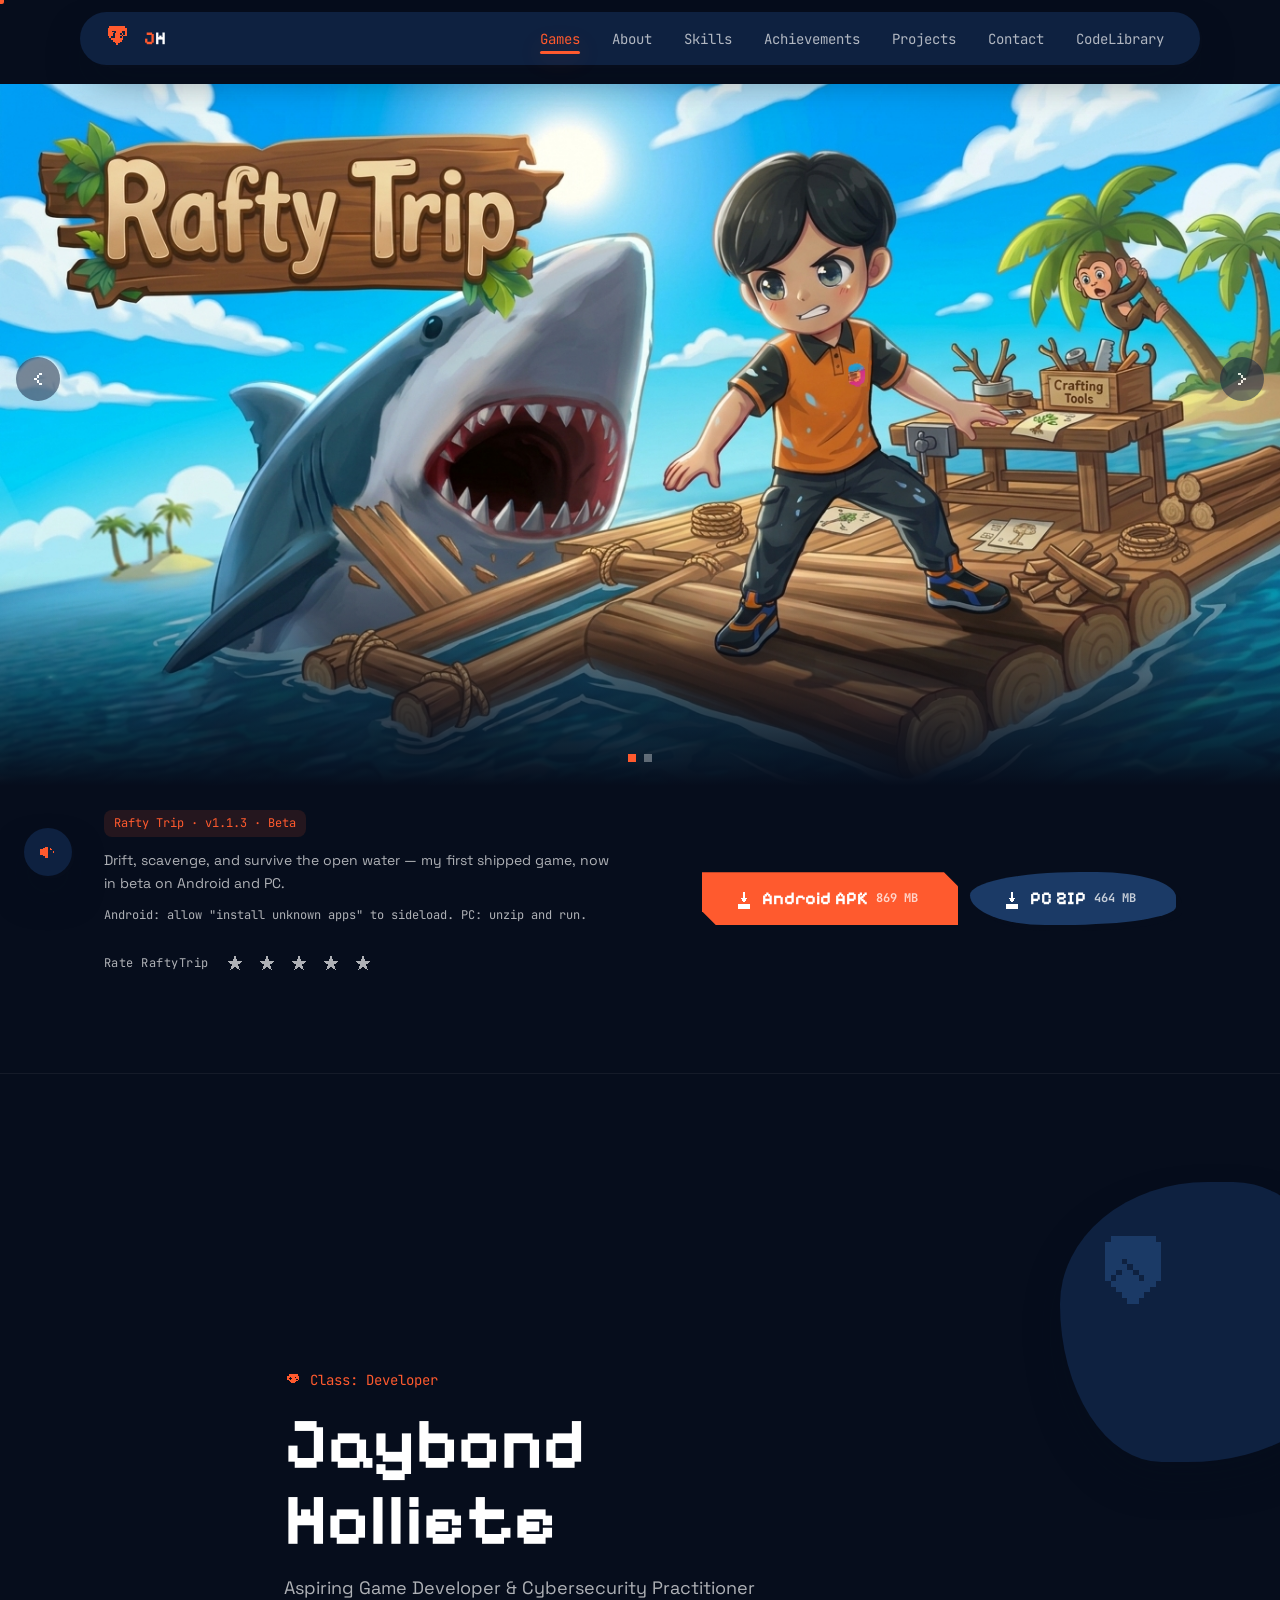
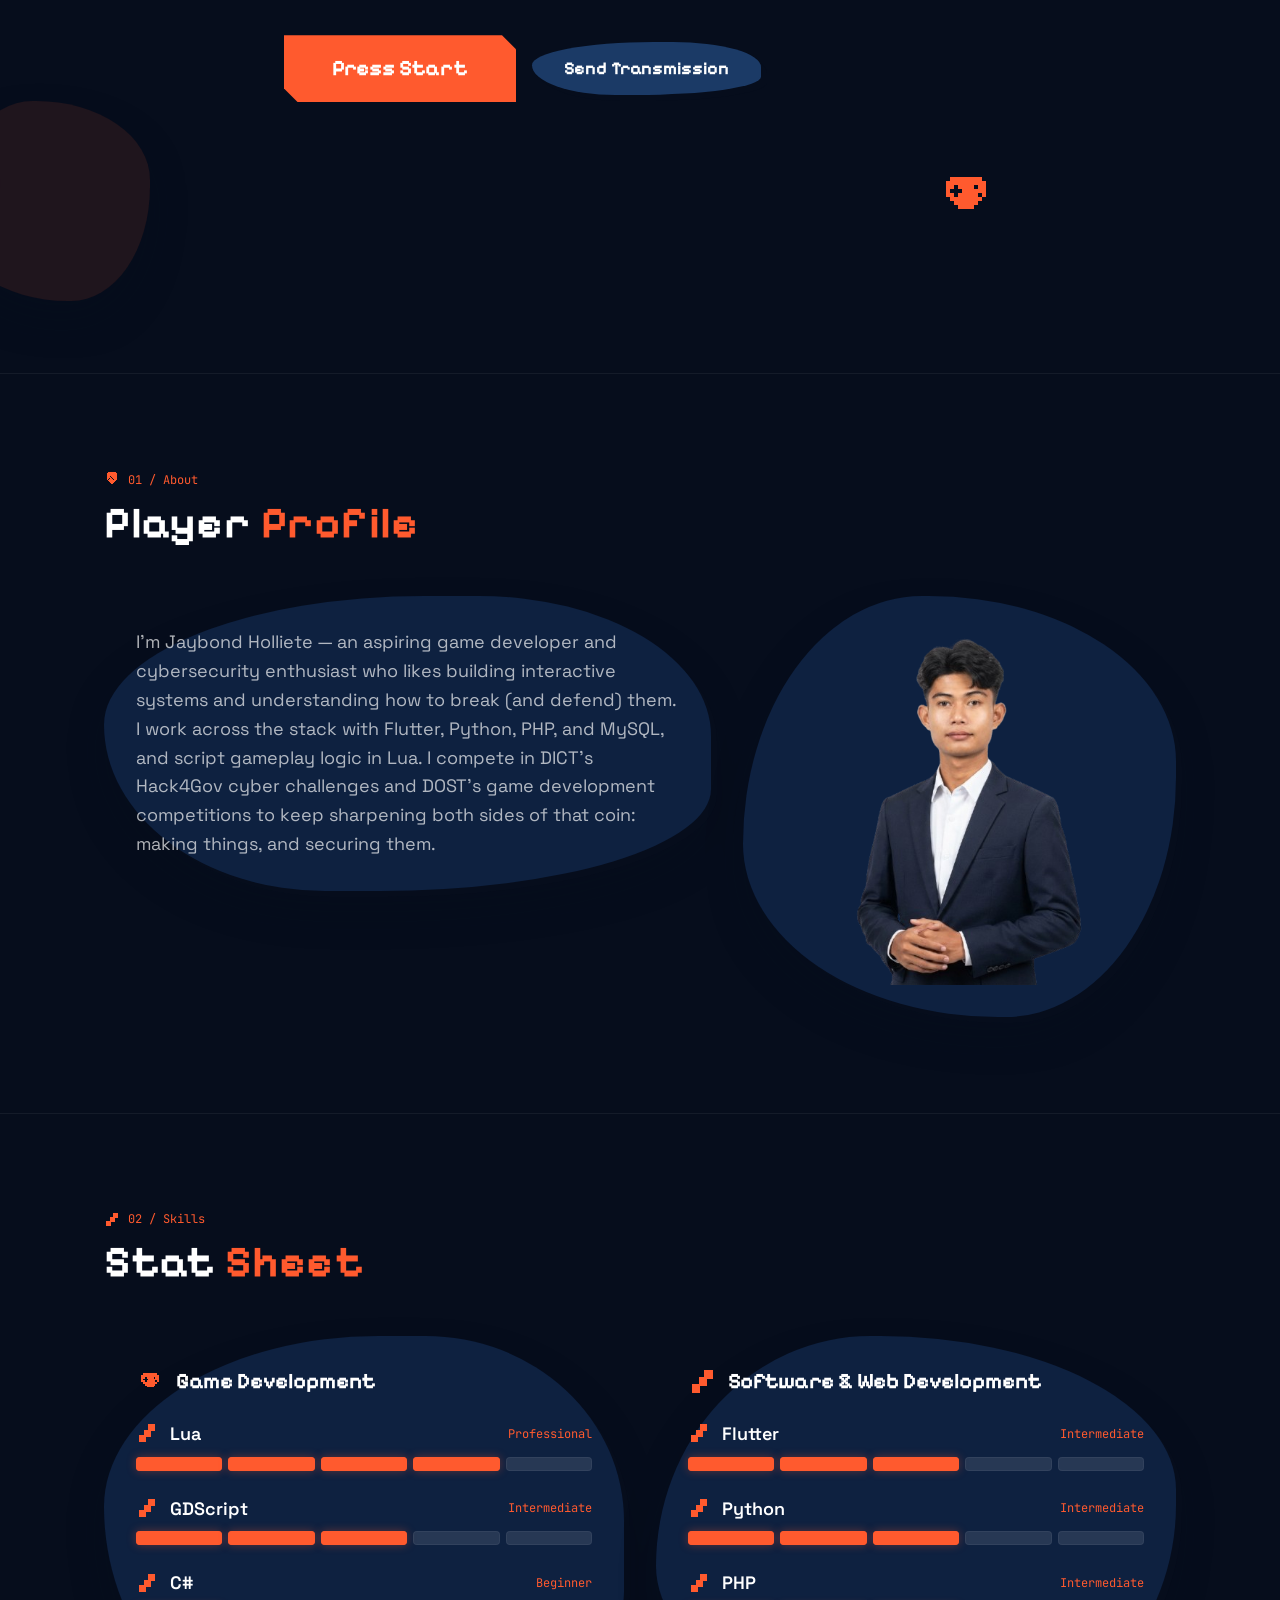
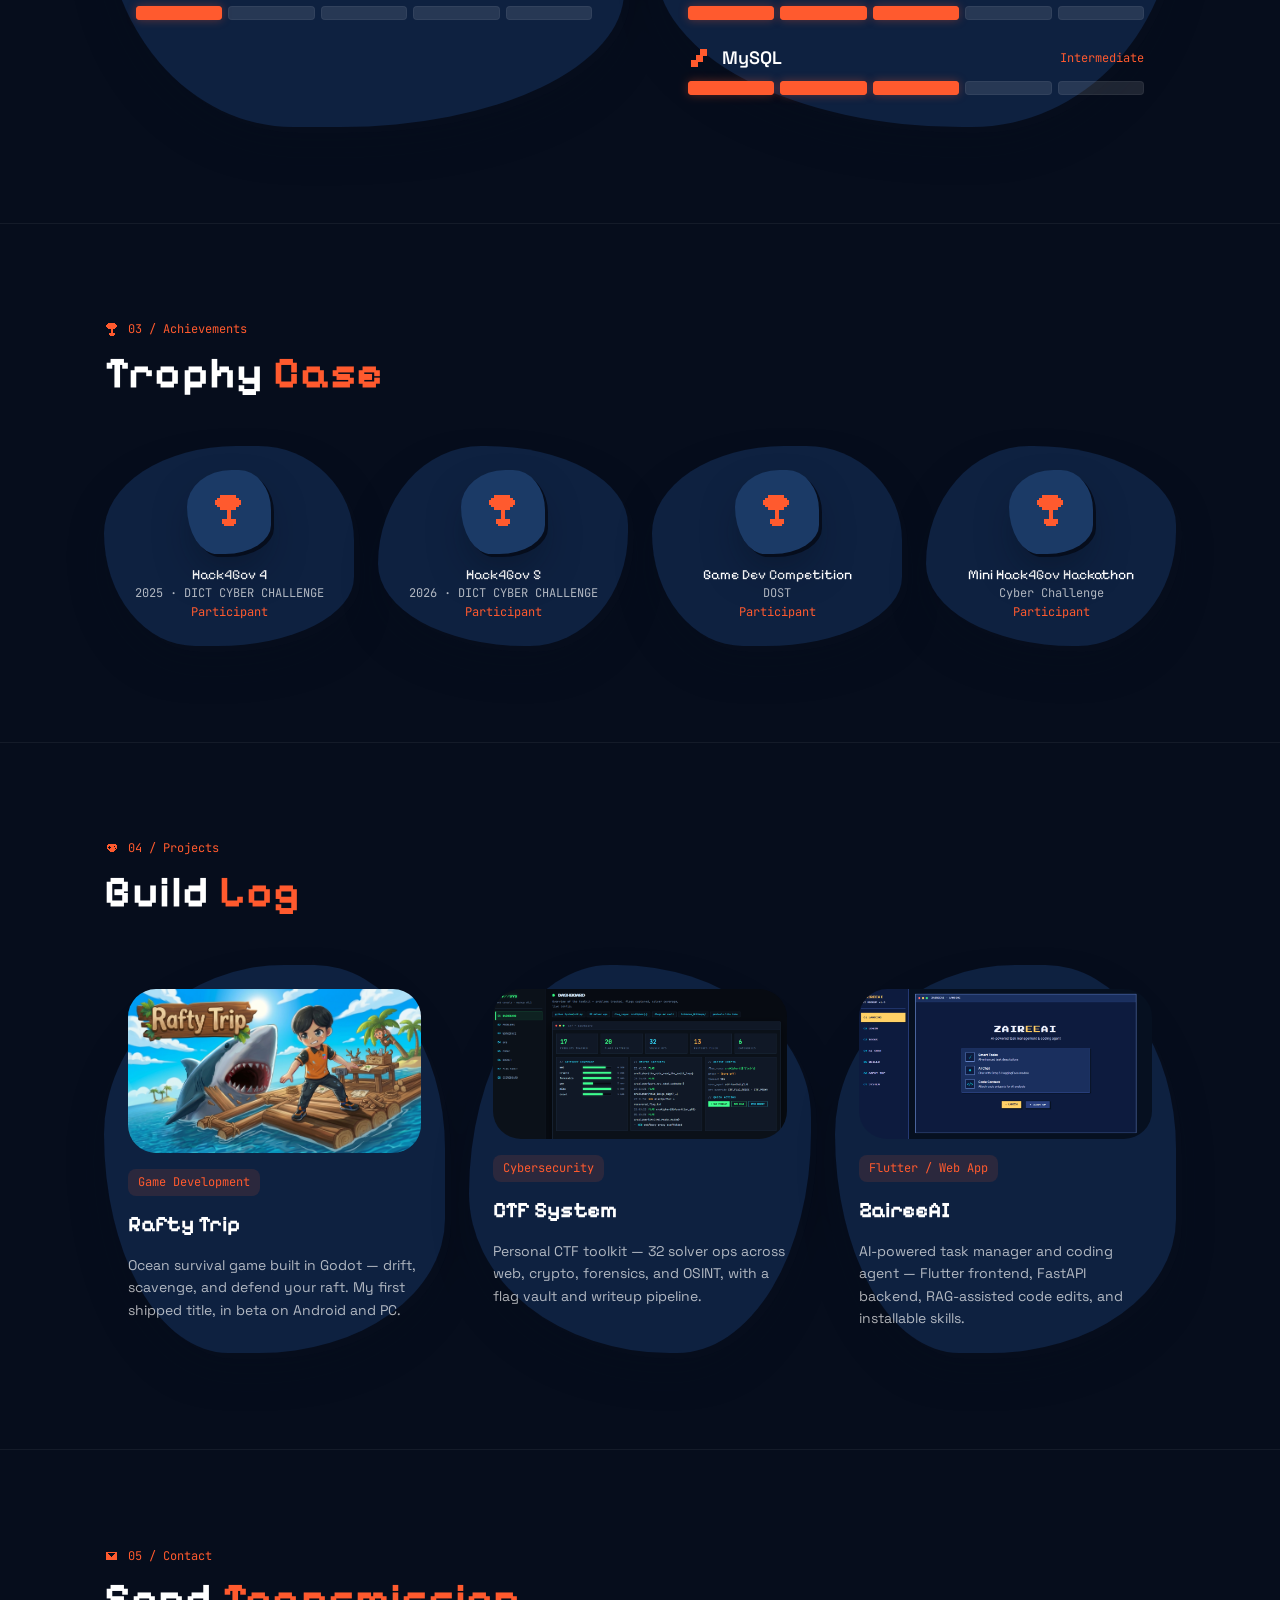
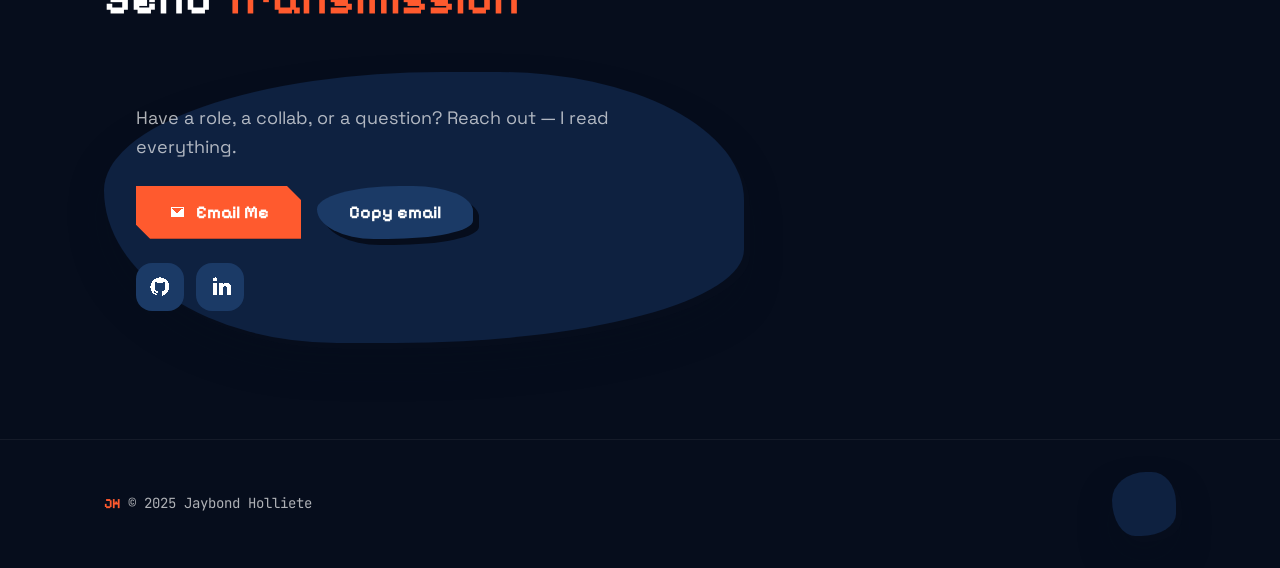
<file: index.html>
<!DOCTYPE html>
<html lang="en">
<head>
  <meta charset="UTF-8">
  <meta name="viewport" content="width=device-width, initial-scale=1.0">
  <title>Jaybond Holliete — Game Developer & Cybersecurity Practitioner</title>
  <meta name="description" content="Portfolio of Jaybond Holliete — aspiring game developer and cybersecurity practitioner. Lua, C#, Flutter, Python, PHP, MySQL.">
  <link rel="preconnect" href="https://fonts.googleapis.com">
  <link rel="preconnect" href="https://fonts.gstatic.com" crossorigin>
  <link href="https://fonts.googleapis.com/css2?family=Pixelify+Sans:wght@400..700&family=Press+Start+2P&family=Space+Grotesk:wght@400;500;600;700&family=JetBrains+Mono:wght@400;500&display=swap" rel="stylesheet">
  <link rel="icon" type="image/svg+xml" href="assets/icons/crest.svg">
  <link rel="stylesheet" href="css/tokens.css">
  <link rel="stylesheet" href="css/reset.css">
  <link rel="stylesheet" href="css/layout.css">
  <link rel="stylesheet" href="css/components.css">
  <link rel="stylesheet" href="css/animations.css">
  <link rel="stylesheet" href="css/responsive.css">
</head>
<body>

  <!-- ============ INLINE PIXEL ICON DEFS ============ -->
  <svg width="0" height="0" style="position:absolute;overflow:hidden" aria-hidden="true" focusable="false">
    <defs>
      <symbol id="i-shield" viewBox="0 0 16 16" shape-rendering="crispEdges">
        <path fill="currentColor" fill-rule="evenodd" d="M4,0 H12 V1 H13 V8 H12 V9 H11 V10 H10 V11 H9 V12 H7 V11 H6 V10 H5 V9 H4 V8 H3 V1 H4 Z M6,4 H7 V5 H6 Z M7,5 H8 V6 H7 Z M5,6 H6 V7 H5 Z M8,6 H9 V7 H8 Z M4,7 H5 V8 H4 Z M9,7 H10 V8 H9 Z"/>
      </symbol>
      <symbol id="i-controller" viewBox="0 0 16 16" shape-rendering="crispEdges">
        <path fill="currentColor" fill-rule="evenodd" d="M4,3 H12 V4 H13 V8 H12 V9 H11 V10 H10 V11 H6 V10 H5 V9 H4 V8 H3 V4 H4 Z M4,6 H5 V5 H6 V6 H7 V7 H6 V8 H5 V7 H4 Z M10,5 H11 V6 H10 Z M11,7 H12 V8 H11 Z"/>
      </symbol>
      <symbol id="i-blocks" viewBox="0 0 16 16" shape-rendering="crispEdges">
        <path fill="currentColor" d="M2,9 H7 V14 H2 Z M6,5 H11 V10 H6 Z M9,1 H14 V6 H9 Z"/>
      </symbol>
      <symbol id="i-trophy" viewBox="0 0 16 16" shape-rendering="crispEdges">
        <path fill="currentColor" d="M4,1 H11 V2 H12 V3 H13 V5 H12 V6 H11 V7 H4 V6 H3 V5 H2 V3 H3 V2 H4 Z M7,7 H9 V11 H7 Z M5,11 H11 V13 H5 Z M6,13 H10 V14 H6 Z"/>
      </symbol>
      <symbol id="i-envelope" viewBox="0 0 16 16" shape-rendering="crispEdges">
        <path fill="currentColor" fill-rule="evenodd" d="M2,4 H13 V12 H2 Z M3,5 H12 L7,9 Z"/>
      </symbol>
      <symbol id="i-crest" viewBox="0 0 16 16" shape-rendering="crispEdges">
        <path fill="currentColor" fill-rule="evenodd" d="M3,1 H12 V2 H13 V7 H12 V8 H11 V9 H10 V10 H9 V11 H8 V12 H7 V11 H6 V10 H5 V9 H4 V8 H3 V7 H2 V2 H3 Z M4,4 H7 V5 H6 Z M5,5 H6 V7 H5 Z M4,7 H6 V8 H4 Z M9,4 H10 V8 H9 Z M9,4 H12 V5 H9 Z M9,6 H12 V7 H9 Z M11,5 H12 V8 H11 Z"/>
      </symbol>
      <symbol id="i-bars" viewBox="0 0 16 16" shape-rendering="crispEdges">
        <path fill="currentColor" d="M2,3 H14 V5 H2 Z M2,7 H14 V9 H2 Z M2,11 H14 V13 H2 Z"/>
      </symbol>
      <symbol id="i-cross" viewBox="0 0 16 16" shape-rendering="crispEdges">
        <path fill="currentColor" d="M3,4 H5 L8,7 L11,4 H13 V6 L10,9 L13,12 V14 H11 L8,11 L5,14 H3 V12 L6,9 L3,6 Z"/>
      </symbol>
      <symbol id="i-up" viewBox="0 0 16 16" shape-rendering="crispEdges">
        <path fill="currentColor" d="M7,3 H9 V8 H7 Z M5,5 H11 L8,2 Z M3,11 H13 V13 H3 Z M3,14 H13 V15 H3 Z"/>
      </symbol>
      <symbol id="i-github" viewBox="0 0 16 16" shape-rendering="crispEdges">
        <path fill="currentColor" d="M8,1 C4.1,1 1,4.1 1,8 C1,11 3,13.4 5.7,14.2 C6,14.3 6,14 6,13.8 V12.7 C4.2,13.1 3.8,12 3.8,12 C3.5,11.2 3,11 3,11 C2.4,10.6 3.1,10.6 3.1,10.6 C3.8,10.7 4.2,11.3 4.4,11.6 C5,12.6 6,12.3 6.4,12.1 C6.5,11.6 6.7,11.3 6.9,11.1 C5.5,10.9 4,10.4 4,7.9 C4,7.2 4.2,6.6 4.6,6.2 C4.6,6 4.4,5.4 4.7,4.6 C4.7,4.6 5.2,4.4 6.4,5.2 C6.9,5.1 7.4,5 8,5 C8.6,5 9.1,5.1 9.6,5.2 C10.8,4.4 11.3,4.6 11.3,4.6 C11.6,5.4 11.4,6 11.4,6.2 C11.8,6.6 12,7.2 12,7.9 C12,10.4 10.5,10.9 9.1,11.1 C9.4,11.3 9.6,11.8 9.6,12.5 V13.8 C9.6,14 9.6,14.3 10,14.2 C12.7,13.4 14.7,11 14.7,8 C15,4.1 11.9,1 8,1 Z"/>
      </symbol>
      <symbol id="i-linkedin" viewBox="0 0 16 16" shape-rendering="crispEdges">
        <path fill="currentColor" d="M3,5 H6 V14 H3 Z M4.5,1 A1.5,1.5 0 1 1 4.5,4 A1.5,1.5 0 1 1 4.5,1 Z M7,5 H10 V6.4 C10.5,5.6 11.5,5 12.8,5 C14.5,5 16,6 16,8.3 V14 H13 V9 C13,7.9 12.7,7.2 11.7,7.2 C10.9,7.2 10.5,7.7 10.3,8.3 C10.2,8.5 10.2,8.8 10.2,9.1 V14 H7 Z"/>
      </symbol>
      <symbol id="i-sound-off" viewBox="0 0 16 16" shape-rendering="crispEdges">
        <path fill="currentColor" d="M2,6 H4 V10 H2 Z M4,5 H6 V11 H4 Z M6,4 H8 V12 H6 Z M10,5 L11,4 L12,5 L11,6 L12,7 L11,8 L10,7 Z"/>
      </symbol>
      <symbol id="i-sound-on" viewBox="0 0 16 16" shape-rendering="crispEdges">
        <path fill="currentColor" d="M2,6 H4 V10 H2 Z M4,5 H6 V11 H4 Z M6,4 H8 V12 H6 Z M9,6 L10,5 L11,6 L10,7 Z M11,8 L12,7 L13,8 L12,9 Z"/>
      </symbol>
      <symbol id="i-download" viewBox="0 0 16 16" shape-rendering="crispEdges">
        <path fill="currentColor" d="M7,2 H9 V7 H7 Z M5,7 H11 L8,11 Z M3,12 H13 V14 H3 Z M3,14 H13 V16 H3 Z"/>
      </symbol>
      <symbol id="i-arrow-l" viewBox="0 0 16 16" shape-rendering="crispEdges">
        <path fill="currentColor" d="M11,3 H9 V5 H7 V7 H5 V9 H7 V11 H9 V13 H11 V11 H9 V9 H7 V7 H9 V5 H11 Z"/>
      </symbol>
      <symbol id="i-arrow-r" viewBox="0 0 16 16" shape-rendering="crispEdges">
        <path fill="currentColor" d="M5,3 H7 V5 H9 V7 H11 V9 H9 V11 H7 V13 H5 V11 H7 V9 H9 V7 H7 V5 H5 Z"/>
      </symbol>
      <symbol id="i-play" viewBox="0 0 16 16" shape-rendering="crispEdges">
        <path fill="currentColor" d="M5,3 H7 V5 H9 V7 H11 V9 H9 V11 H7 V13 H5 Z"/>
      </symbol>
      <symbol id="i-pause" viewBox="0 0 16 16" shape-rendering="crispEdges">
        <path fill="currentColor" d="M4,3 H7 V13 H4 Z M9,3 H12 V13 H9 Z"/>
      </symbol>
      <symbol id="i-star" viewBox="0 0 16 16" shape-rendering="crispEdges">
        <path fill="currentColor" d="M8,1 L12,14 L1,6 L15,6 L4,14 Z"/>
      </symbol>
    </defs>
  </svg>

  <!-- ============ BOOT SEQUENCE ============ -->
  <div class="boot" id="boot" aria-hidden="true">
    <svg class="boot-crest" viewBox="0 0 16 16" shape-rendering="crispEdges" aria-hidden="true"><use href="#i-crest"/></svg>
    <div class="boot-bar"><div class="boot-bar-fill"></div></div>
    <div class="boot-label">LOADING SAVE FILE…</div>
  </div>

  <!-- ============ NAV ============ -->
  <nav class="nav" aria-label="Primary">
    <a class="nav-logo" href="#hero" aria-label="Jaybond Holliete — home">
      <svg class="crest" viewBox="0 0 16 16" shape-rendering="crispEdges" aria-hidden="true"><use href="#i-crest"/></svg>
      <span class="name"><b>J</b>H</span>
    </a>
    <ul class="nav-links" id="navLinks">
      <li><a class="nav-link" href="#games">Games</a></li>
      <li><a class="nav-link" href="#about">About</a></li>
      <li><a class="nav-link" href="#skills">Skills</a></li>
      <li><a class="nav-link" href="#achievements">Achievements</a></li>
      <li><a class="nav-link" href="#projects">Projects</a></li>
      <li><a class="nav-link" href="#contact">Contact</a></li>
      <li><a class="nav-link" href="#codelibrary">CodeLibrary</a></li>
    </ul>
    <button class="nav-toggle" id="navToggle" aria-expanded="false" aria-controls="navLinks" aria-label="Toggle navigation">
      <svg class="bars" viewBox="0 0 16 16" shape-rendering="crispEdges" aria-hidden="true"><use href="#i-bars"/></svg>
      <svg class="cross" viewBox="0 0 16 16" shape-rendering="crispEdges" aria-hidden="true"><use href="#i-cross"/></svg>
    </button>
  </nav>

  <main>
    <!-- ============ FEATURED GAME BANNER ============ -->
    <section class="game-hero" id="games" aria-label="Featured game: RaftyTrip beta">
      <div class="game-hero-shot">
        <img class="hero-slide" src="assets/images/raftytrip.png" alt="RaftyTrip — a survivor defends his raft from a shark in the open sea" width="1373" height="768" fetchpriority="high">
        <video class="hero-slide hero-slide-video" src="assets/videos/raftytrip-trailer.mp4" poster="assets/images/raftytrip.png" muted playsinline preload="metadata" aria-label="RaftyTrip trailer"></video>
        <button class="hero-arrow prev" id="heroPrev" type="button" aria-label="Previous slide">
          <svg viewBox="0 0 16 16" shape-rendering="crispEdges" aria-hidden="true"><use href="#i-arrow-l"/></svg>
        </button>
        <button class="hero-arrow next" id="heroNext" type="button" aria-label="Next slide">
          <svg viewBox="0 0 16 16" shape-rendering="crispEdges" aria-hidden="true"><use href="#i-arrow-r"/></svg>
        </button>
        <button class="sound-toggle hero-ctrl" id="heroPlayPause" type="button" aria-label="Play or pause trailer">
          <svg class="ic-play" viewBox="0 0 16 16" shape-rendering="crispEdges" aria-hidden="true"><use href="#i-play"/></svg>
          <svg class="ic-pause" viewBox="0 0 16 16" shape-rendering="crispEdges" aria-hidden="true"><use href="#i-pause"/></svg>
        </button>
        <button class="sound-toggle hero-sound" id="heroSound" type="button" aria-pressed="false" aria-label="Toggle trailer sound">
          <svg class="off" viewBox="0 0 16 16" shape-rendering="crispEdges" aria-hidden="true"><use href="#i-sound-off"/></svg>
          <svg class="on" viewBox="0 0 16 16" shape-rendering="crispEdges" aria-hidden="true"><use href="#i-sound-on"/></svg>
        </button>
        <div class="hero-dots" aria-hidden="true">
          <span class="hero-dot is-active"></span>
          <span class="hero-dot"></span>
        </div>
      </div>
      <div class="container game-hero-body">
        <div class="game-hero-info">
          <span class="proj-tag">Rafty Trip · v1.1.3 · Beta</span>
          <p class="game-desc">Drift, scavenge, and survive the open water — my first shipped game, now in beta on Android and PC.</p>
          <p class="game-note">Android: allow &quot;install unknown apps&quot; to sideload. PC: unzip and run.</p>
        </div>
        <div class="game-dl-row">
          <a class="btn pixel-notch" data-sound
             href="https://github.com/jaybondholliete/fortfolio/releases/download/RaftyTrip-v1.1.3/RaftyTrip_v1.1.3.apk">
            <svg class="ico" viewBox="0 0 16 16" shape-rendering="crispEdges" aria-hidden="true"><use href="#i-download"/></svg>
            Android APK <span class="dl-size">869 MB</span><span class="dl-count"></span>
          </a>
          <a class="btn ghost" data-sound
             href="https://github.com/jaybondholliete/fortfolio/releases/download/RaftyTrip-v1.1.3/RaftyTrip_v1.1.3.zip">
            <svg class="ico" viewBox="0 0 16 16" shape-rendering="crispEdges" aria-hidden="true"><use href="#i-download"/></svg>
            PC ZIP <span class="dl-size">464 MB</span><span class="dl-count"></span>
          </a>
        </div>
        <div class="rate-widget" id="rateWidget">
          <span class="rate-label">Rate RaftyTrip</span>
          <div class="rate-stars" role="radiogroup" aria-label="Rate RaftyTrip">
            <button class="rate-star" type="button" role="radio" aria-checked="false" aria-label="Rate 1 star" data-score="1"><svg viewBox="0 0 16 16" shape-rendering="crispEdges" aria-hidden="true"><use href="#i-star"/></svg></button>
            <button class="rate-star" type="button" role="radio" aria-checked="false" aria-label="Rate 2 stars" data-score="2"><svg viewBox="0 0 16 16" shape-rendering="crispEdges" aria-hidden="true"><use href="#i-star"/></svg></button>
            <button class="rate-star" type="button" role="radio" aria-checked="false" aria-label="Rate 3 stars" data-score="3"><svg viewBox="0 0 16 16" shape-rendering="crispEdges" aria-hidden="true"><use href="#i-star"/></svg></button>
            <button class="rate-star" type="button" role="radio" aria-checked="false" aria-label="Rate 4 stars" data-score="4"><svg viewBox="0 0 16 16" shape-rendering="crispEdges" aria-hidden="true"><use href="#i-star"/></svg></button>
            <button class="rate-star" type="button" role="radio" aria-checked="false" aria-label="Rate 5 stars" data-score="5"><svg viewBox="0 0 16 16" shape-rendering="crispEdges" aria-hidden="true"><use href="#i-star"/></svg></button>
          </div>
          <span class="rate-meta" aria-live="polite"></span>
          <input class="rate-hp" type="text" name="honeypot" tabindex="-1" autocomplete="off" aria-hidden="true">
        </div>
      </div>
    </section>

    <!-- ============ HERO ============ -->
    <section class="hero" id="hero">
      <div class="blob drift-a" aria-hidden="true" style="width:280px;height:280px;top:12%;right:-60px;"></div>
      <div class="blob b drift-b accent" aria-hidden="true" style="width:200px;height:200px;bottom:8%;left:-50px;"></div>
      <svg class="hero-motif m1" viewBox="0 0 16 16" shape-rendering="crispEdges" aria-hidden="true"><use href="#i-shield"/></svg>
      <svg class="hero-motif m2" viewBox="0 0 16 16" shape-rendering="crispEdges" aria-hidden="true"><use href="#i-controller"/></svg>
      <div class="container hero-inner">
        <div class="hero-class">
          <svg viewBox="0 0 16 16" shape-rendering="crispEdges" aria-hidden="true" style="width:18px;height:18px"><use href="#i-controller"/></svg>
          Class: Developer
        </div>
        <h1 class="hero-name">
          <span class="ln">Jaybond</span>
          <span class="ln">Holliete</span>
        </h1>
        <p class="hero-tag">Aspiring Game Developer &amp; Cybersecurity Practitioner</p>
        <div class="hero-cta-row">
          <a class="btn btn-lg pixel-notch" href="#about" data-scroll>Press Start</a>
          <a class="btn ghost" href="#contact" data-scroll>Send Transmission</a>
        </div>
      </div>
    </section>

    <!-- ============ ABOUT ============ -->
    <section id="about">
      <div class="container">
        <div class="section-head">
          <span class="section-kicker"><svg viewBox="0 0 16 16" shape-rendering="crispEdges" aria-hidden="true" style="width:16px;height:16px"><use href="#i-shield"/></svg>01 / About</span>
          <h2 class="section-title">Player <span class="accent">Profile</span></h2>
        </div>
        <div class="about-grid">
          <!-- ABOUT BIO: Jaybond should personalize before publishing. One-line edit below. -->
          <div class="clay-panel about-body">
            <p>I'm Jaybond Holliete — an aspiring game developer and cybersecurity enthusiast who likes building interactive systems and understanding how to break (and defend) them. I work across the stack with Flutter, Python, PHP, and MySQL, and script gameplay logic in Lua. I compete in DICT's Hack4Gov cyber challenges and DOST's game development competitions to keep sharpening both sides of that coin: making things, and securing them.</p>
          </div>
          <!-- ASSET SLOT: replace with real photo, keep dimensions -->
          <div class="clay-panel alt about-photo-slot">
            <!-- ASSET SLOT: real photo dropped in. Keep wrapper dimensions to preserve layout. -->
            <img src="assets/images/profile.png" alt="Portrait of Jaybond Holliete" width="509" height="491" loading="lazy" style="width:100%;height:auto;border-radius:var(--radius-card);display:block">
          </div>
        </div>
      </div>
    </section>

    <!-- ============ SKILLS ============ -->
    <section id="skills">
      <div class="container">
        <div class="section-head">
          <span class="section-kicker"><svg viewBox="0 0 16 16" shape-rendering="crispEdges" aria-hidden="true" style="width:16px;height:16px"><use href="#i-blocks"/></svg>02 / Skills</span>
          <h2 class="section-title">Stat <span class="accent">Sheet</span></h2>
        </div>

        <div class="skills-cols">
          <!-- Game Development -->
          <div class="clay-panel">
            <div class="skill-cat-head">
              <svg class="ico" viewBox="0 0 16 16" shape-rendering="crispEdges" aria-hidden="true"><use href="#i-controller"/></svg>
              <h3>Game Development</h3>
            </div>
            <div class="skill-list">
              <div class="skill-row" data-tier="4">
                <div class="skill-row-top">
                  <svg class="ico" viewBox="0 0 16 16" shape-rendering="crispEdges" aria-hidden="true"><use href="#i-blocks"/></svg>
                  <span class="label">Lua</span>
                  <span class="tier">Professional</span>
                </div>
                <div class="stat-bar" aria-label="Lua proficiency: Professional of 5">
                  <span class="stat-block"></span><span class="stat-block"></span><span class="stat-block"></span><span class="stat-block"></span><span class="stat-block"></span>
                </div>
              </div>
              <div class="skill-row" data-tier="3">
                <div class="skill-row-top">
                  <svg class="ico" viewBox="0 0 16 16" shape-rendering="crispEdges" aria-hidden="true"><use href="#i-blocks"/></svg>
                  <span class="label">GDScript</span>
                  <span class="tier">Intermediate</span>
                </div>
                <div class="stat-bar" aria-label="GDScript proficiency: Intermediate of 5">
                  <span class="stat-block"></span><span class="stat-block"></span><span class="stat-block"></span><span class="stat-block"></span><span class="stat-block"></span>
                </div>
              </div>
              <div class="skill-row" data-tier="1">
                <div class="skill-row-top">
                  <svg class="ico" viewBox="0 0 16 16" shape-rendering="crispEdges" aria-hidden="true"><use href="#i-blocks"/></svg>
                  <span class="label">C#</span>
                  <span class="tier">Beginner</span>
                </div>
                <div class="stat-bar" aria-label="C# proficiency: Beginner of 5">
                  <span class="stat-block"></span><span class="stat-block"></span><span class="stat-block"></span><span class="stat-block"></span><span class="stat-block"></span>
                </div>
              </div>
            </div>
          </div>

          <!-- Software & Web Development -->
          <div class="clay-panel alt">
            <div class="skill-cat-head">
              <svg class="ico" viewBox="0 0 16 16" shape-rendering="crispEdges" aria-hidden="true"><use href="#i-blocks"/></svg>
              <h3>Software &amp; Web Development</h3>
            </div>
            <div class="skill-list">
              <div class="skill-row" data-tier="3">
                <div class="skill-row-top">
                  <svg class="ico" viewBox="0 0 16 16" shape-rendering="crispEdges" aria-hidden="true"><use href="#i-blocks"/></svg>
                  <span class="label">Flutter</span>
                  <span class="tier">Intermediate</span>
                </div>
                <div class="stat-bar" aria-label="Flutter proficiency: Intermediate of 5">
                  <span class="stat-block"></span><span class="stat-block"></span><span class="stat-block"></span><span class="stat-block"></span><span class="stat-block"></span>
                </div>
              </div>
              <div class="skill-row" data-tier="3">
                <div class="skill-row-top">
                  <svg class="ico" viewBox="0 0 16 16" shape-rendering="crispEdges" aria-hidden="true"><use href="#i-blocks"/></svg>
                  <span class="label">Python</span>
                  <span class="tier">Intermediate</span>
                </div>
                <div class="stat-bar" aria-label="Python proficiency: Intermediate of 5">
                  <span class="stat-block"></span><span class="stat-block"></span><span class="stat-block"></span><span class="stat-block"></span><span class="stat-block"></span>
                </div>
              </div>
              <div class="skill-row" data-tier="3">
                <div class="skill-row-top">
                  <svg class="ico" viewBox="0 0 16 16" shape-rendering="crispEdges" aria-hidden="true"><use href="#i-blocks"/></svg>
                  <span class="label">PHP</span>
                  <span class="tier">Intermediate</span>
                </div>
                <div class="stat-bar" aria-label="PHP proficiency: Intermediate of 5">
                  <span class="stat-block"></span><span class="stat-block"></span><span class="stat-block"></span><span class="stat-block"></span><span class="stat-block"></span>
                </div>
              </div>
              <div class="skill-row" data-tier="3">
                <div class="skill-row-top">
                  <svg class="ico" viewBox="0 0 16 16" shape-rendering="crispEdges" aria-hidden="true"><use href="#i-blocks"/></svg>
                  <span class="label">MySQL</span>
                  <span class="tier">Intermediate</span>
                </div>
                <div class="stat-bar" aria-label="MySQL proficiency: Intermediate of 5">
                  <span class="stat-block"></span><span class="stat-block"></span><span class="stat-block"></span><span class="stat-block"></span><span class="stat-block"></span>
                </div>
              </div>
            </div>
          </div>
        </div>
      </div>
    </section>

    <!-- ============ ACHIEVEMENTS ============ -->
    <section id="achievements">
      <div class="container">
        <div class="section-head">
          <span class="section-kicker"><svg viewBox="0 0 16 16" shape-rendering="crispEdges" aria-hidden="true" style="width:16px;height:16px"><use href="#i-trophy"/></svg>03 / Achievements</span>
          <h2 class="section-title">Trophy <span class="accent">Case</span></h2>
        </div>
        <div class="trophy-grid" id="trophyGrid">
          <!-- ACHIEVEMENT ROLE: if "Participant" should be "Finalist"/"Awardee", one-word replace here. -->
          <figure class="clay-panel badge" data-badge>
            <div class="badge-shield"><svg class="ico" viewBox="0 0 16 16" shape-rendering="crispEdges" aria-hidden="true"><use href="#i-trophy"/></svg></div>
            <figcaption>
              <div class="badge-title">Hack4Gov 4</div>
              <div class="badge-meta">2025 · DICT CYBER CHALLENGE</div>
              <div class="badge-role">Participant</div>
            </figcaption>
          </figure>
          <figure class="clay-panel alt badge" data-badge>
            <div class="badge-shield"><svg class="ico" viewBox="0 0 16 16" shape-rendering="crispEdges" aria-hidden="true"><use href="#i-trophy"/></svg></div>
            <figcaption>
              <div class="badge-title">Hack4Gov 5</div>
              <div class="badge-meta">2026 · DICT CYBER CHALLENGE</div>
              <div class="badge-role">Participant</div>
            </figcaption>
          </figure>
          <figure class="clay-panel badge" data-badge>
            <div class="badge-shield"><svg class="ico" viewBox="0 0 16 16" shape-rendering="crispEdges" aria-hidden="true"><use href="#i-trophy"/></svg></div>
            <figcaption>
              <div class="badge-title">Game Dev Competition</div>
              <div class="badge-meta">DOST</div>
              <div class="badge-role">Participant</div>
            </figcaption>
          </figure>
          <figure class="clay-panel alt badge" data-badge>
            <div class="badge-shield"><svg class="ico" viewBox="0 0 16 16" shape-rendering="crispEdges" aria-hidden="true"><use href="#i-trophy"/></svg></div>
            <figcaption>
              <div class="badge-title">Mini Hack4Gov Hackathon</div>
              <div class="badge-meta">Cyber Challenge</div>
              <div class="badge-role">Participant</div>
            </figcaption>
          </figure>
        </div>
      </div>
    </section>

    <!-- ============ PROJECTS ============ -->
    <section id="projects">
      <div class="container">
        <div class="section-head">
          <span class="section-kicker"><svg viewBox="0 0 16 16" shape-rendering="crispEdges" aria-hidden="true" style="width:16px;height:16px"><use href="#i-controller"/></svg>04 / Projects</span>
          <h2 class="section-title">Build <span class="accent">Log</span></h2>
        </div>
        <div class="proj-grid">
          <article class="clay-panel proj-card">
            <img class="shot" src="assets/images/raftytrip.png" alt="RaftyTrip — a survivor defends his raft from a shark in the open sea" width="1373" height="768" loading="lazy" style="width:100%;height:auto;border-radius:var(--radius-card);display:block">
            <span class="proj-tag">Game Development</span>
            <h3>Rafty Trip</h3>
            <p>Ocean survival game built in Godot — drift, scavenge, and defend your raft. My first shipped title, in beta on Android and PC.</p>
          </article>
          <article class="clay-panel alt proj-card">
            <img class="shot" src="assets/images/ctf-system.png" alt="CTF System dashboard — solver ops, flag vault, and challenge tracking console" width="1015" height="670" loading="lazy" style="width:100%;height:auto;border-radius:var(--radius-card);display:block">
            <span class="proj-tag">Cybersecurity</span>
            <h3>CTF System</h3>
            <p>Personal CTF toolkit — 32 solver ops across web, crypto, forensics, and OSINT, with a flag vault and writeup pipeline.</p>
          </article>
          <article class="clay-panel proj-card">
            <img class="shot" src="assets/images/zaireeai.png" alt="ZAIREEAI — landing screen of the AI task management and coding agent platform" width="1015" height="670" loading="lazy" style="width:100%;height:auto;border-radius:var(--radius-card);display:block">
            <span class="proj-tag">Flutter / Web App</span>
            <h3>ZaireeAI</h3>
            <p>AI-powered task manager and coding agent — Flutter frontend, FastAPI backend, RAG-assisted code edits, and installable skills.</p>
          </article>
        </div>
      </div>
    </section>

    <!-- ============ CONTACT ============ -->
    <section id="contact">
      <div class="container">
        <div class="section-head">
          <span class="section-kicker"><svg viewBox="0 0 16 16" shape-rendering="crispEdges" aria-hidden="true" style="width:16px;height:16px"><use href="#i-envelope"/></svg>05 / Contact</span>
          <h2 class="section-title">Send <span class="accent">Transmission</span></h2>
        </div>
        <div class="clay-panel contact-panel">
          <p class="about-body" style="margin-bottom:var(--space-5)">Have a role, a collab, or a question? Reach out — I read everything.</p>
          <div class="contact-actions">
            <a class="btn pixel-notch" href="mailto:jaybondholliete1@gmail.com" data-sound>
              <svg class="ico" viewBox="0 0 16 16" shape-rendering="crispEdges" aria-hidden="true"><use href="#i-envelope"/></svg>
              Email Me
            </a>
            <button class="btn ghost" id="copyEmail" data-sound type="button">Copy email</button>
          </div>
          <div class="contact-socials">
            <a class="social-slot" href="https://github.com/jaybondholliete" target="_blank" rel="noopener noreferrer" aria-label="GitHub" data-sound>
              <svg viewBox="0 0 16 16" shape-rendering="crispEdges" aria-hidden="true"><use href="#i-github"/></svg>
            </a>
            <!-- TODO: add real LinkedIn profile link -->
            <a class="social-slot" href="#" aria-label="LinkedIn" data-sound>
              <svg viewBox="0 0 16 16" shape-rendering="crispEdges" aria-hidden="true"><use href="#i-linkedin"/></svg>
            </a>
          </div>
        </div>
      </div>
    </section>
  </main>

  <!-- ============ FOOTER ============ -->
  <footer class="footer">
    <div class="container footer-inner">
      <div class="footer-sig"><b>JH</b> &copy; 2025 Jaybond Holliete</div>
      <button class="to-top clay-panel" id="toTop" type="button" aria-label="Back to top" data-sound>
        <svg viewBox="0 0 16 16" shape-rendering="crispEdges" aria-hidden="true"><use href="#i-up"/></svg>
      </button>
    </div>
  </footer>

  <!-- ============ SOUND TOGGLE ============ -->
  <button class="sound-toggle" id="soundToggle" type="button" aria-pressed="true" aria-label="Toggle sound effects and background music (on by default)">
    <svg class="off" viewBox="0 0 16 16" shape-rendering="crispEdges" aria-hidden="true"><use href="#i-sound-off"/></svg>
    <svg class="on" viewBox="0 0 16 16" shape-rendering="crispEdges" aria-hidden="true"><use href="#i-sound-on"/></svg>
  </button>

  <!-- ============ TOAST STACK ============ -->
  <div class="toast-stack" id="toastStack" aria-live="polite" aria-atomic="true"></div>

  <!-- ============ SCRIPTS ============ -->
  <script src="js/sound.js"></script>
  <script src="js/main.js"></script>
  <script src="js/scroll-reveal.js"></script>
  <script src="js/particles-cursor.js"></script>
  <script src="js/easter-egg.js"></script>
  <script src="js/analytics.js"></script>
</body>
</html>
</file>
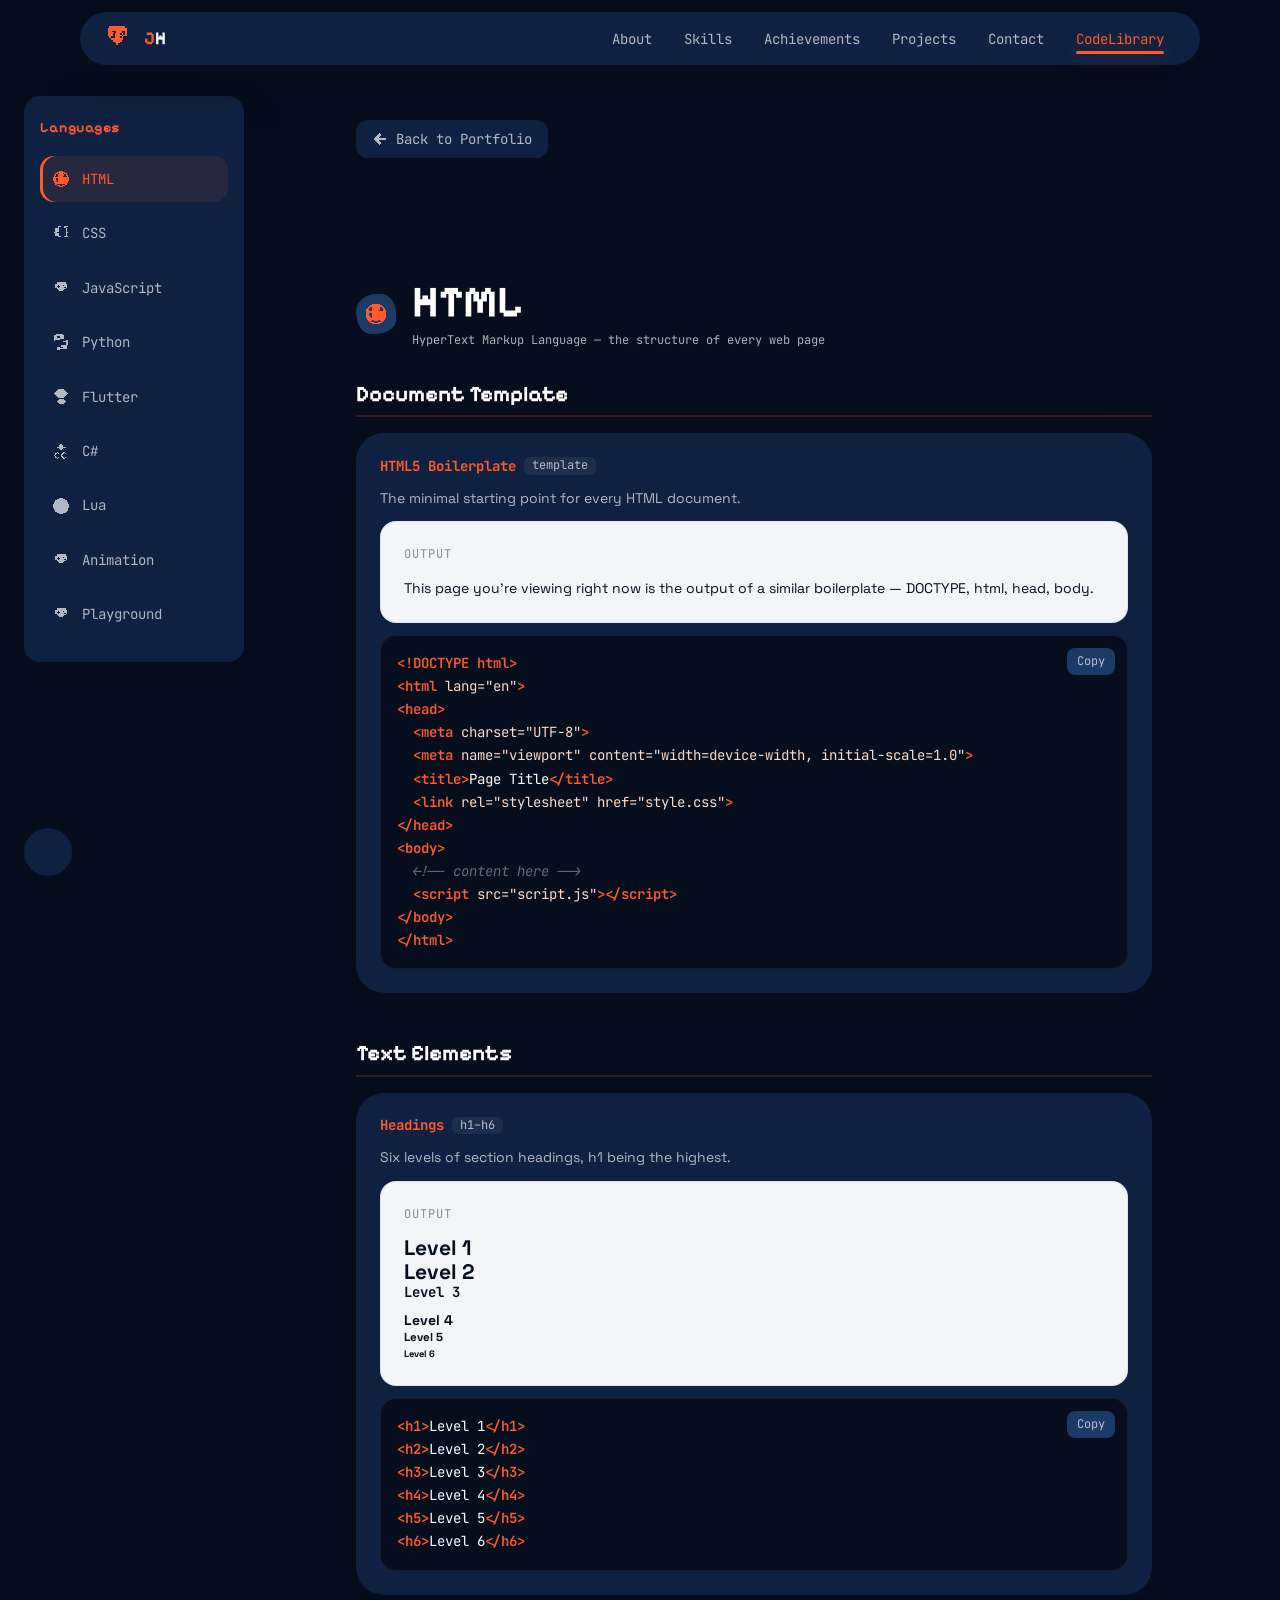
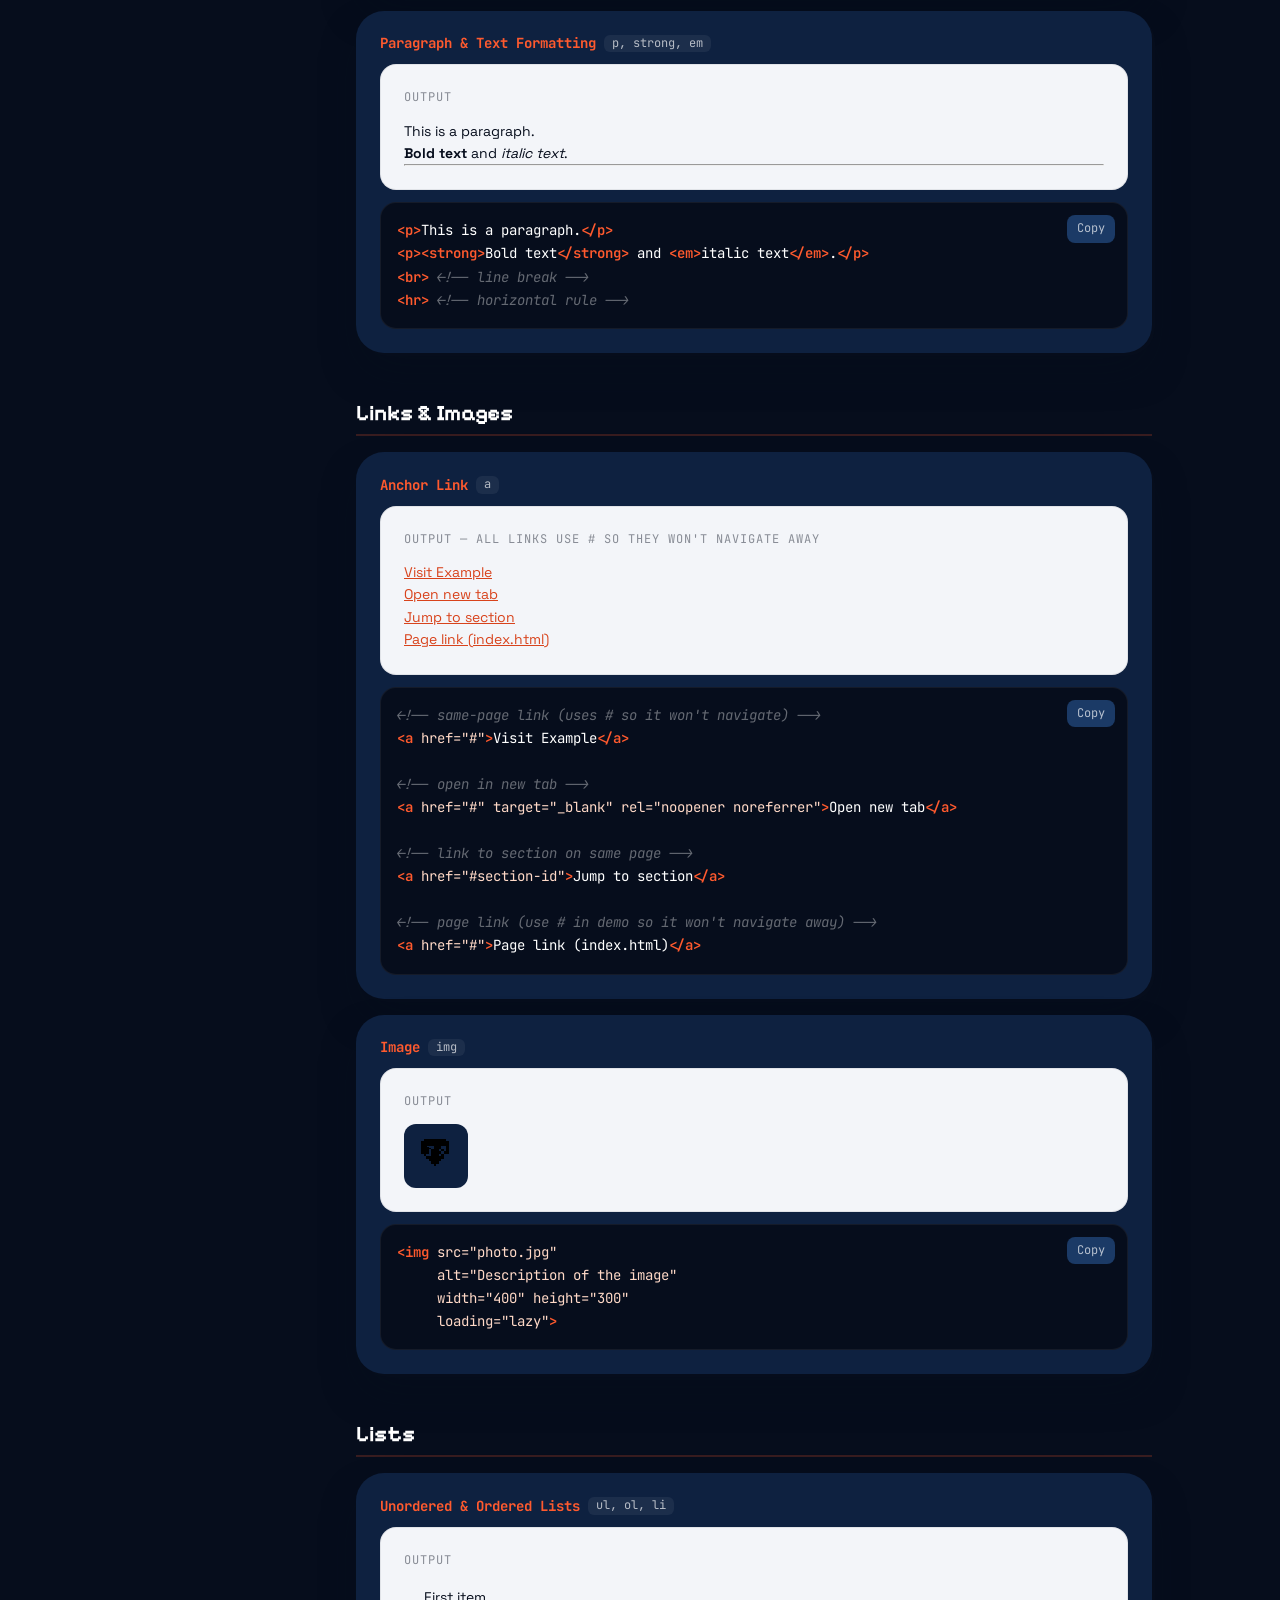
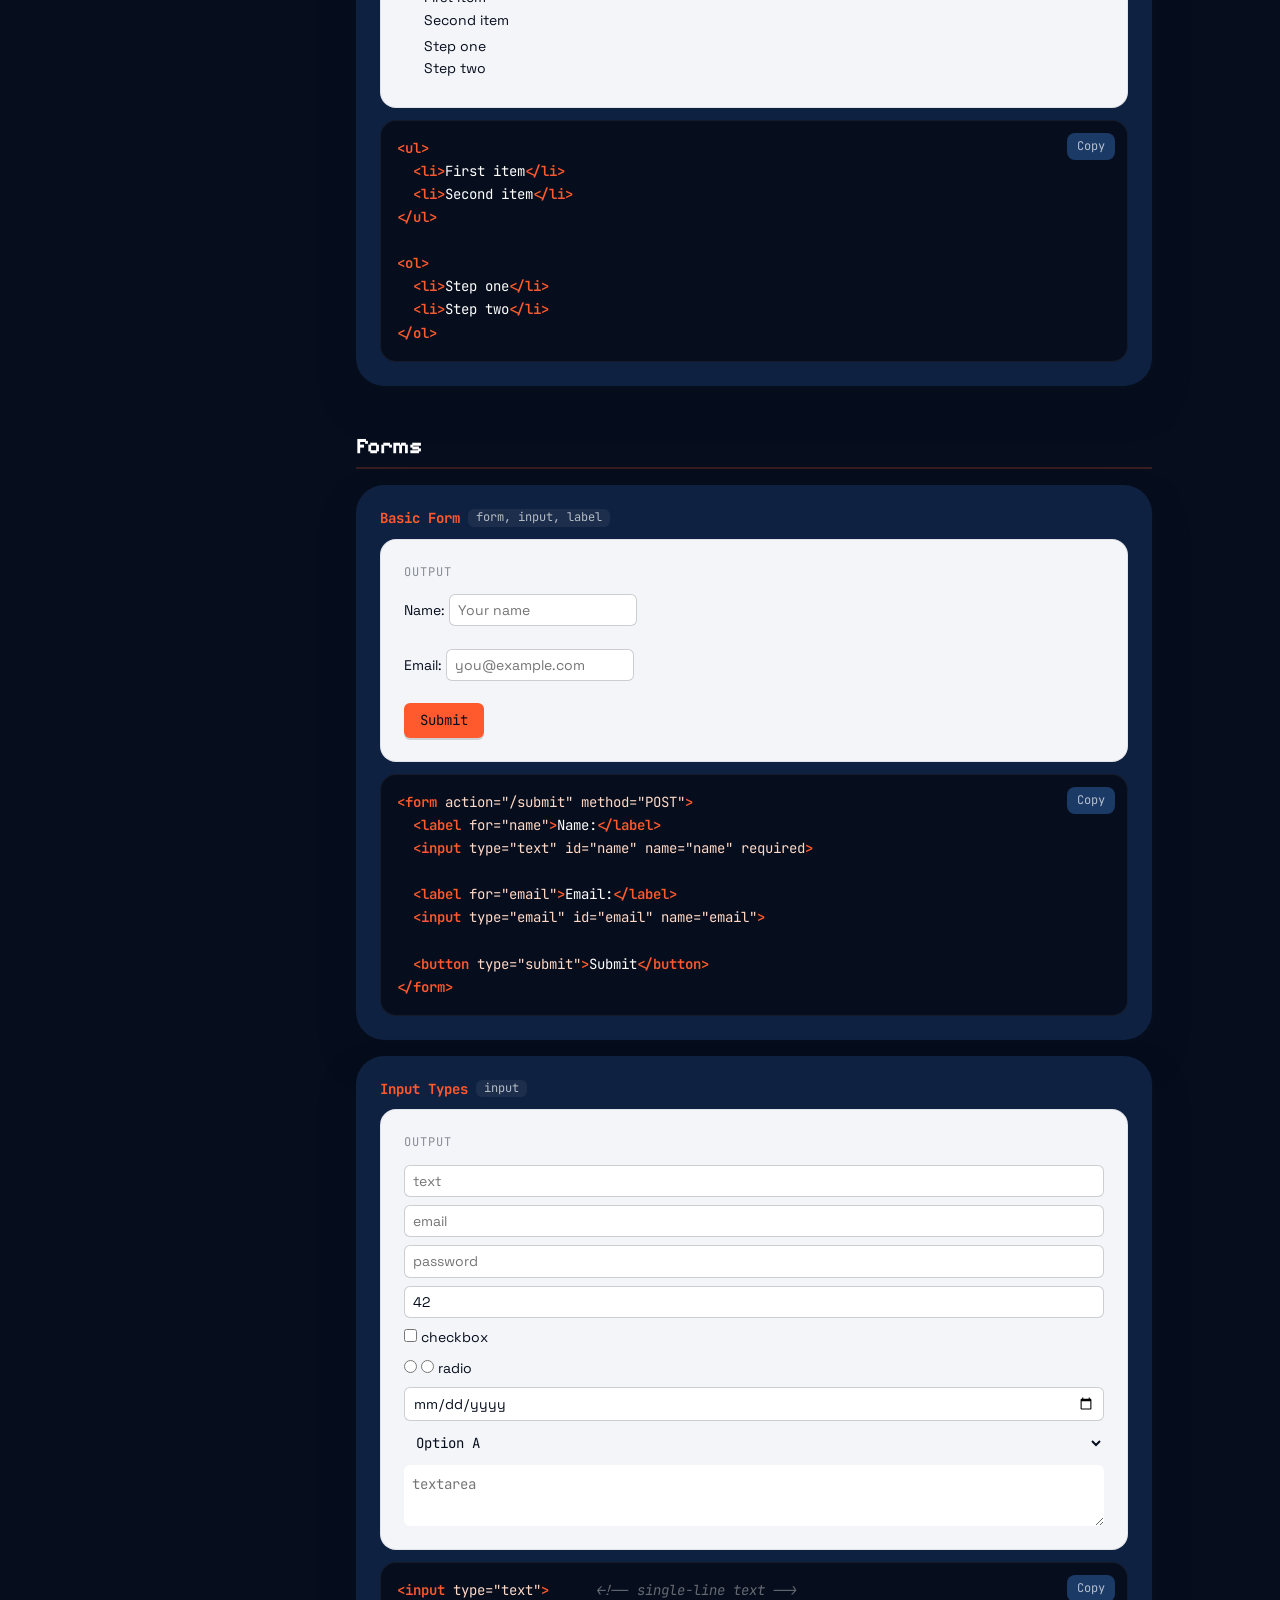
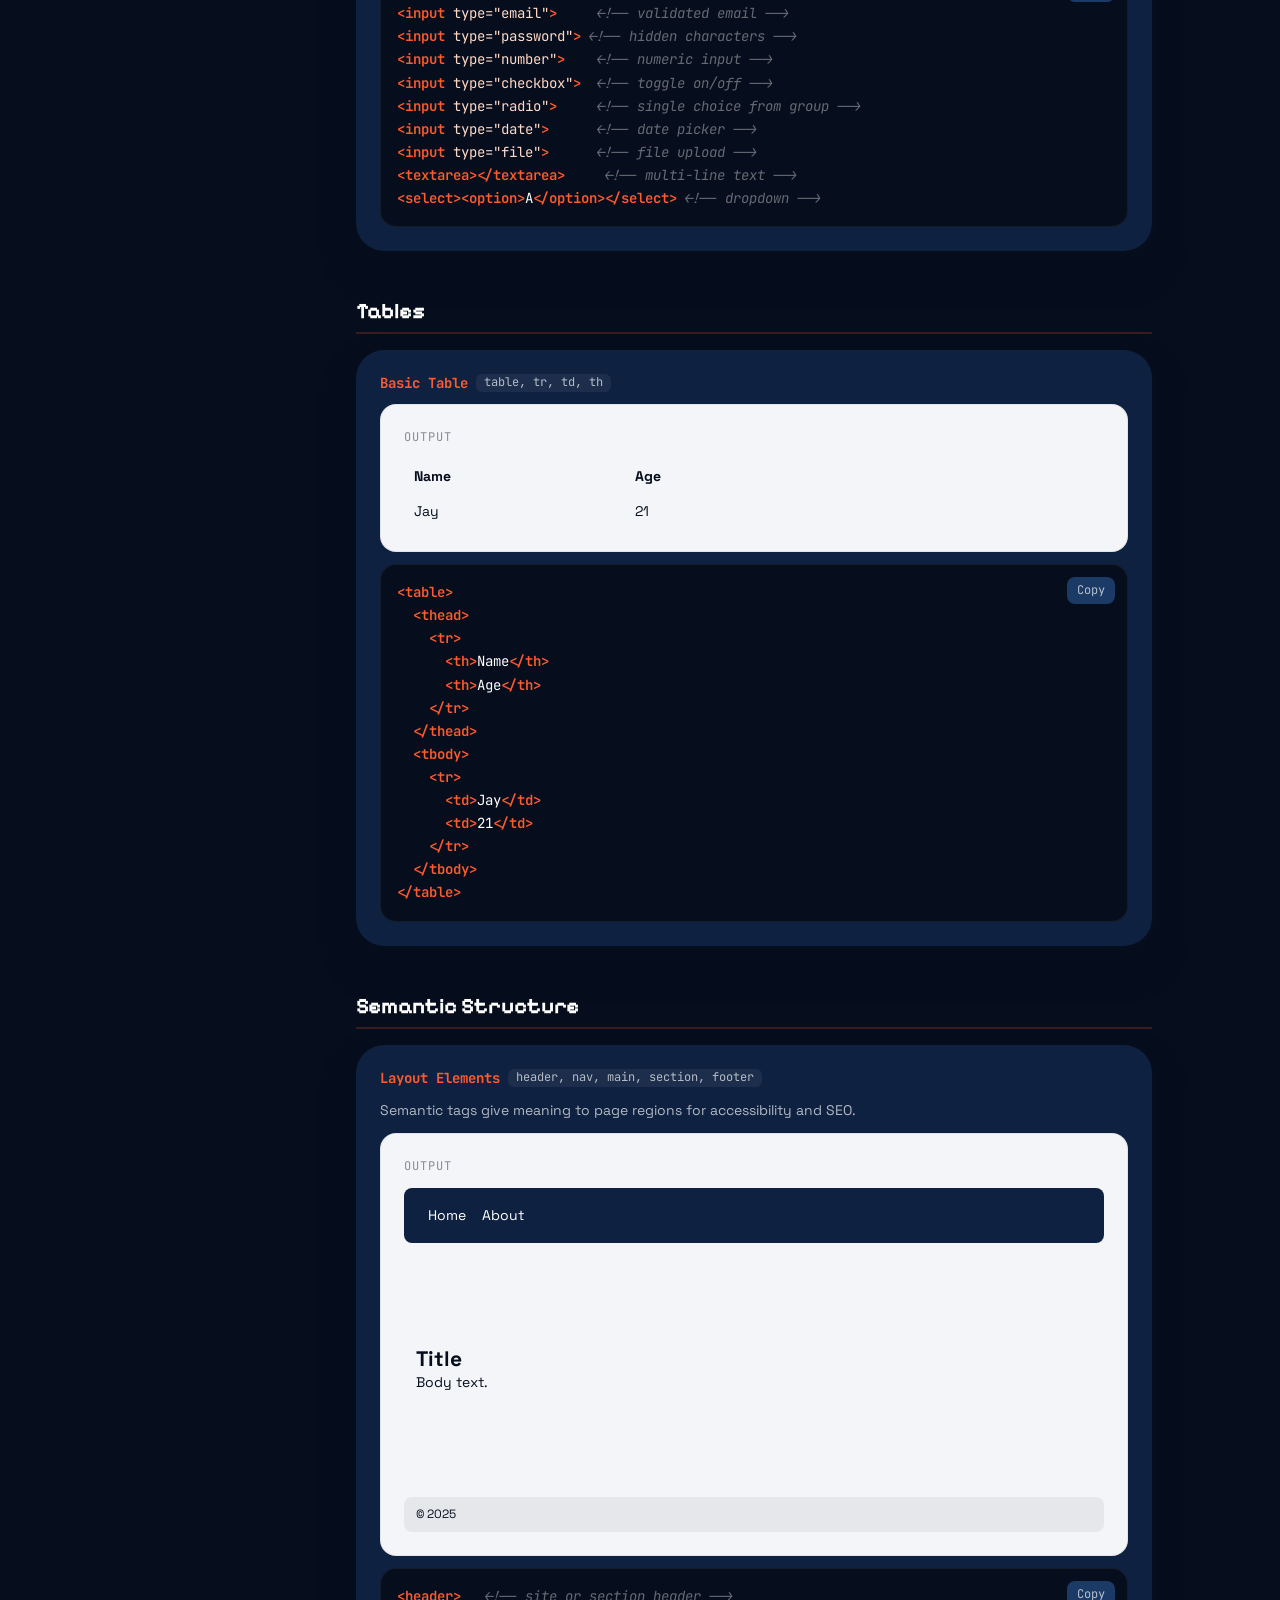
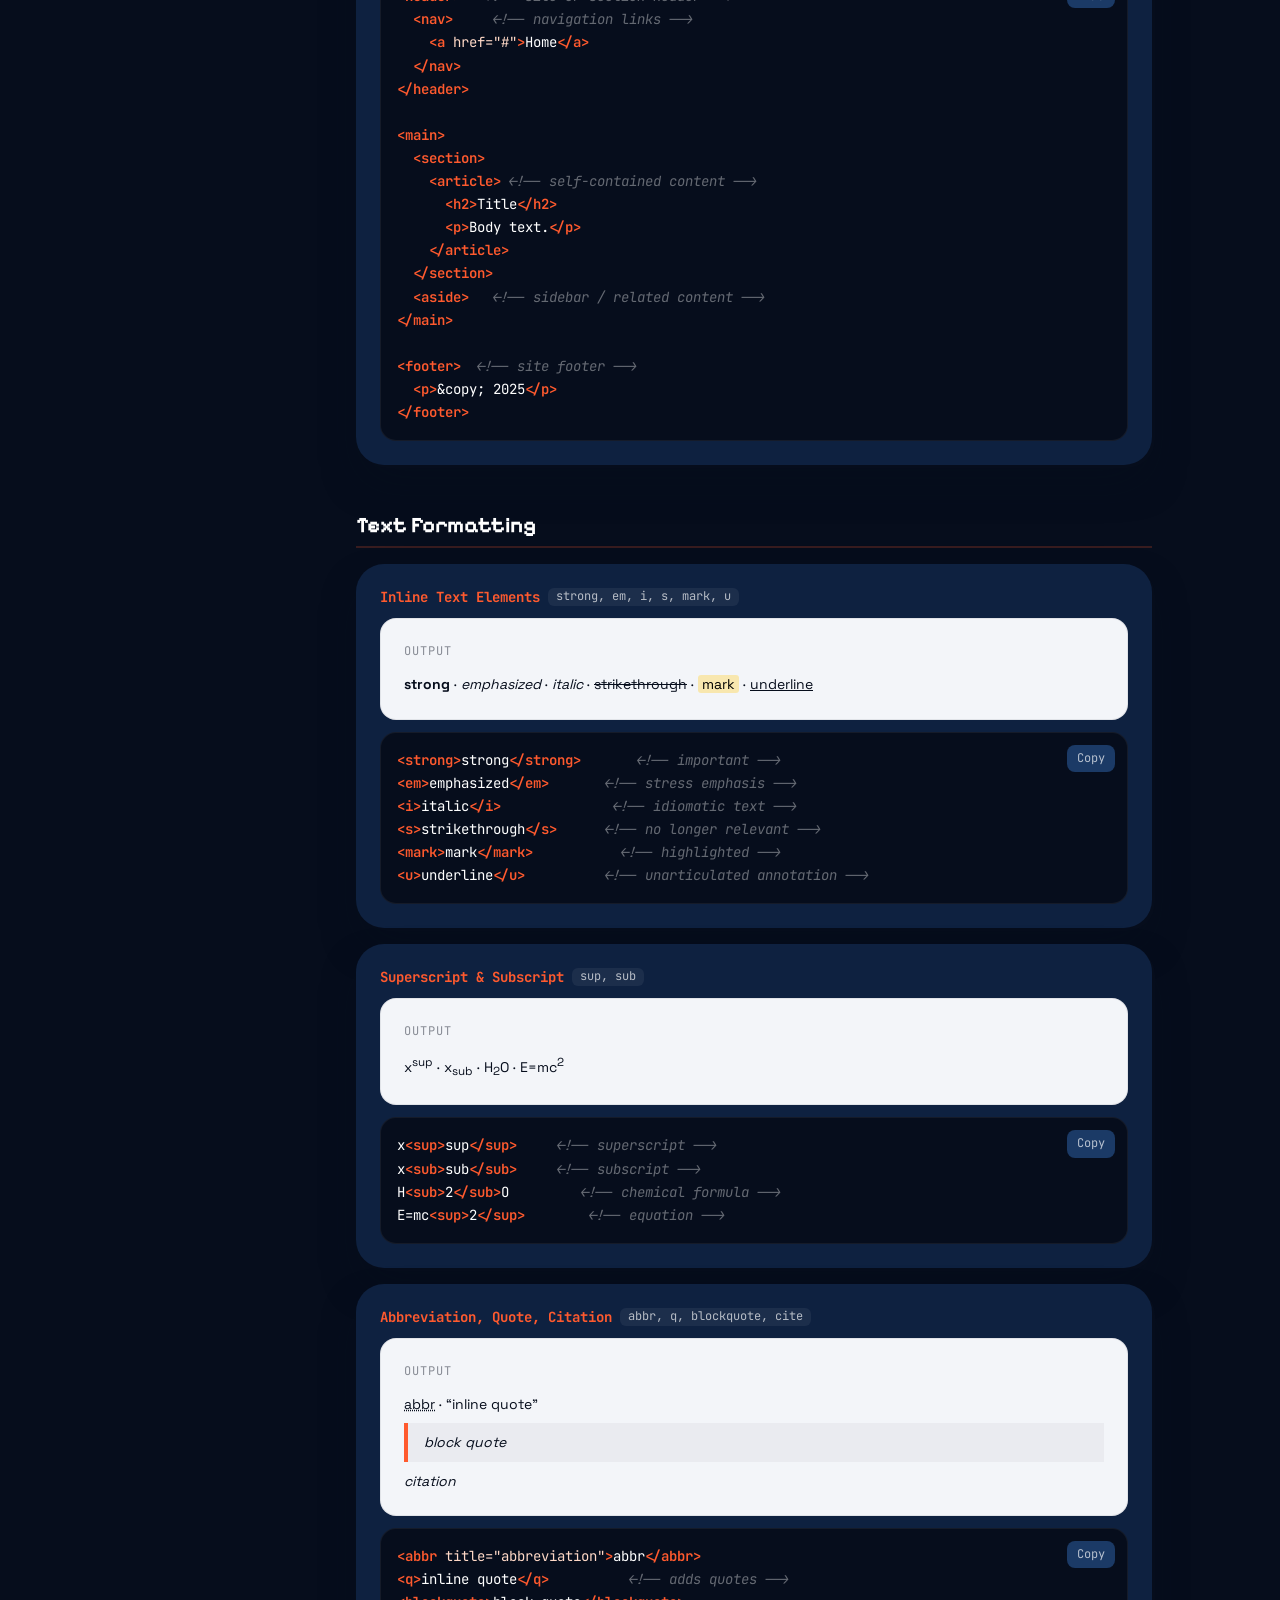
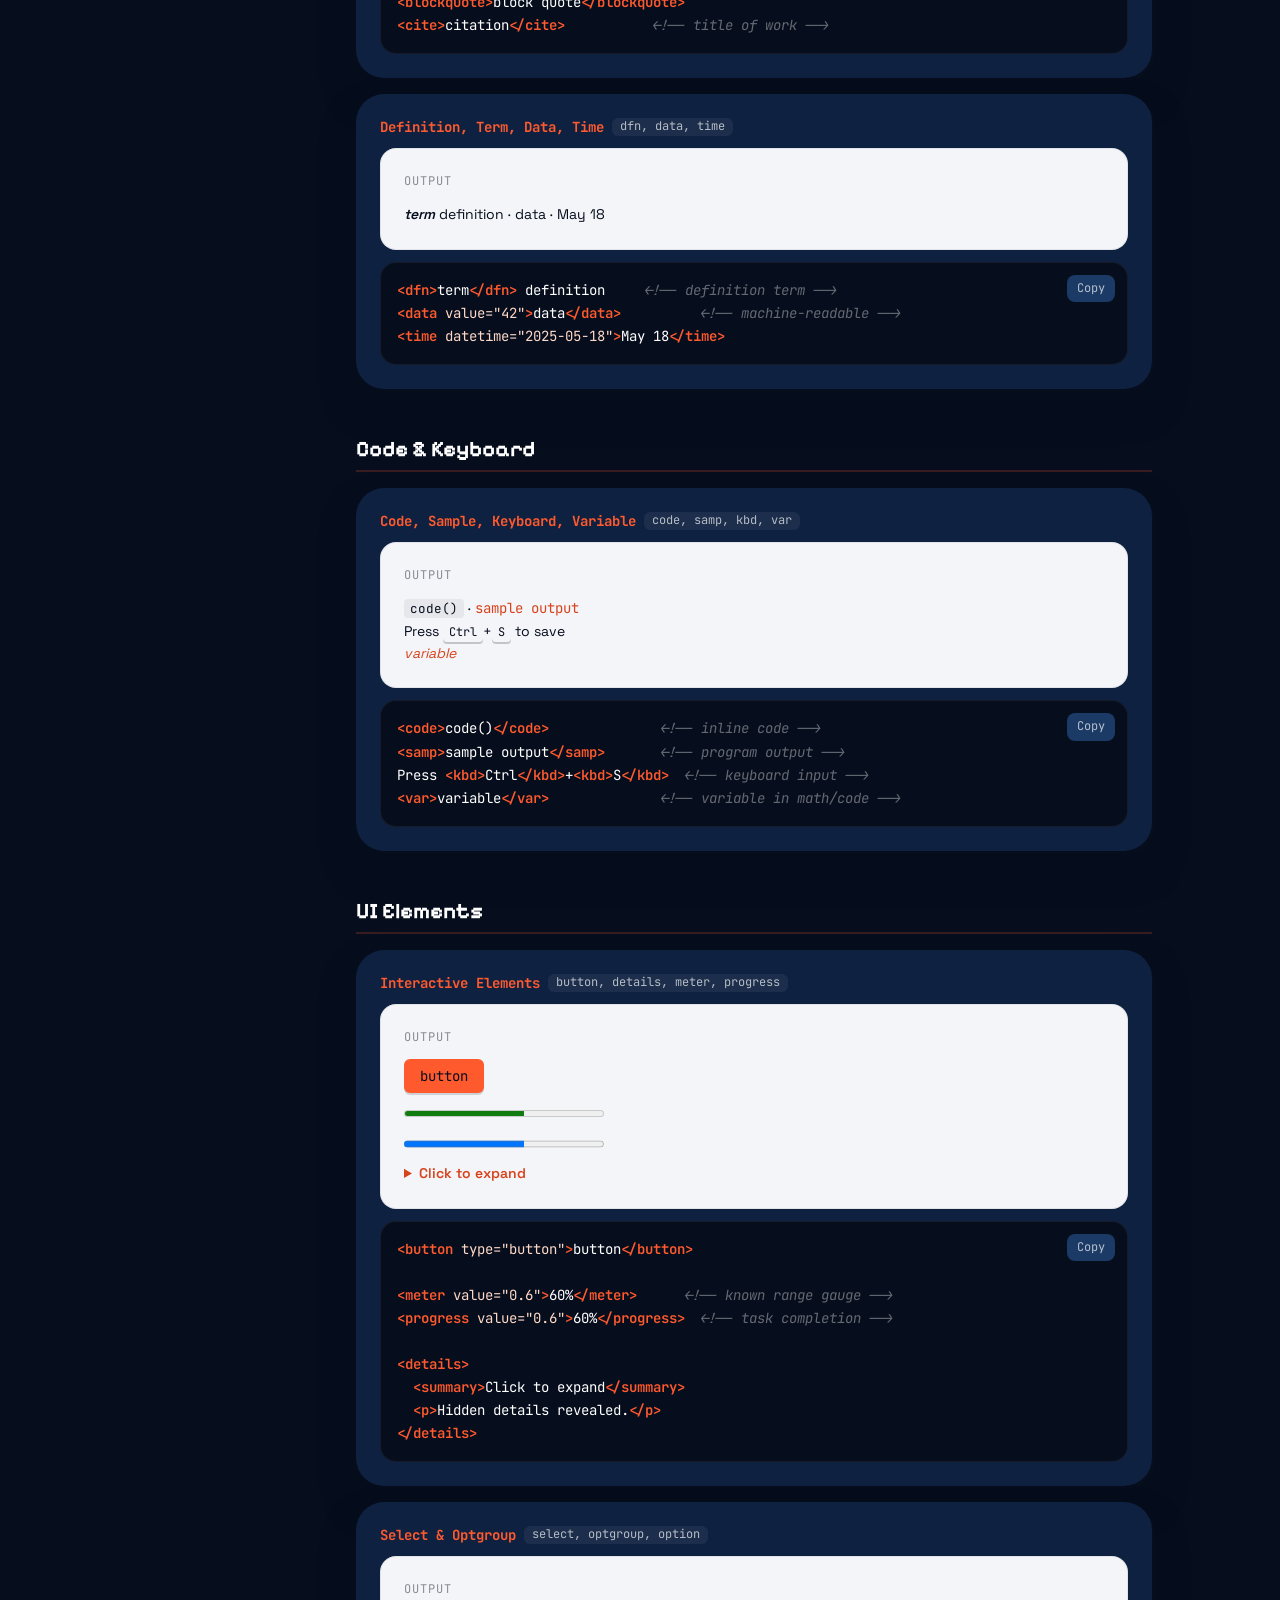
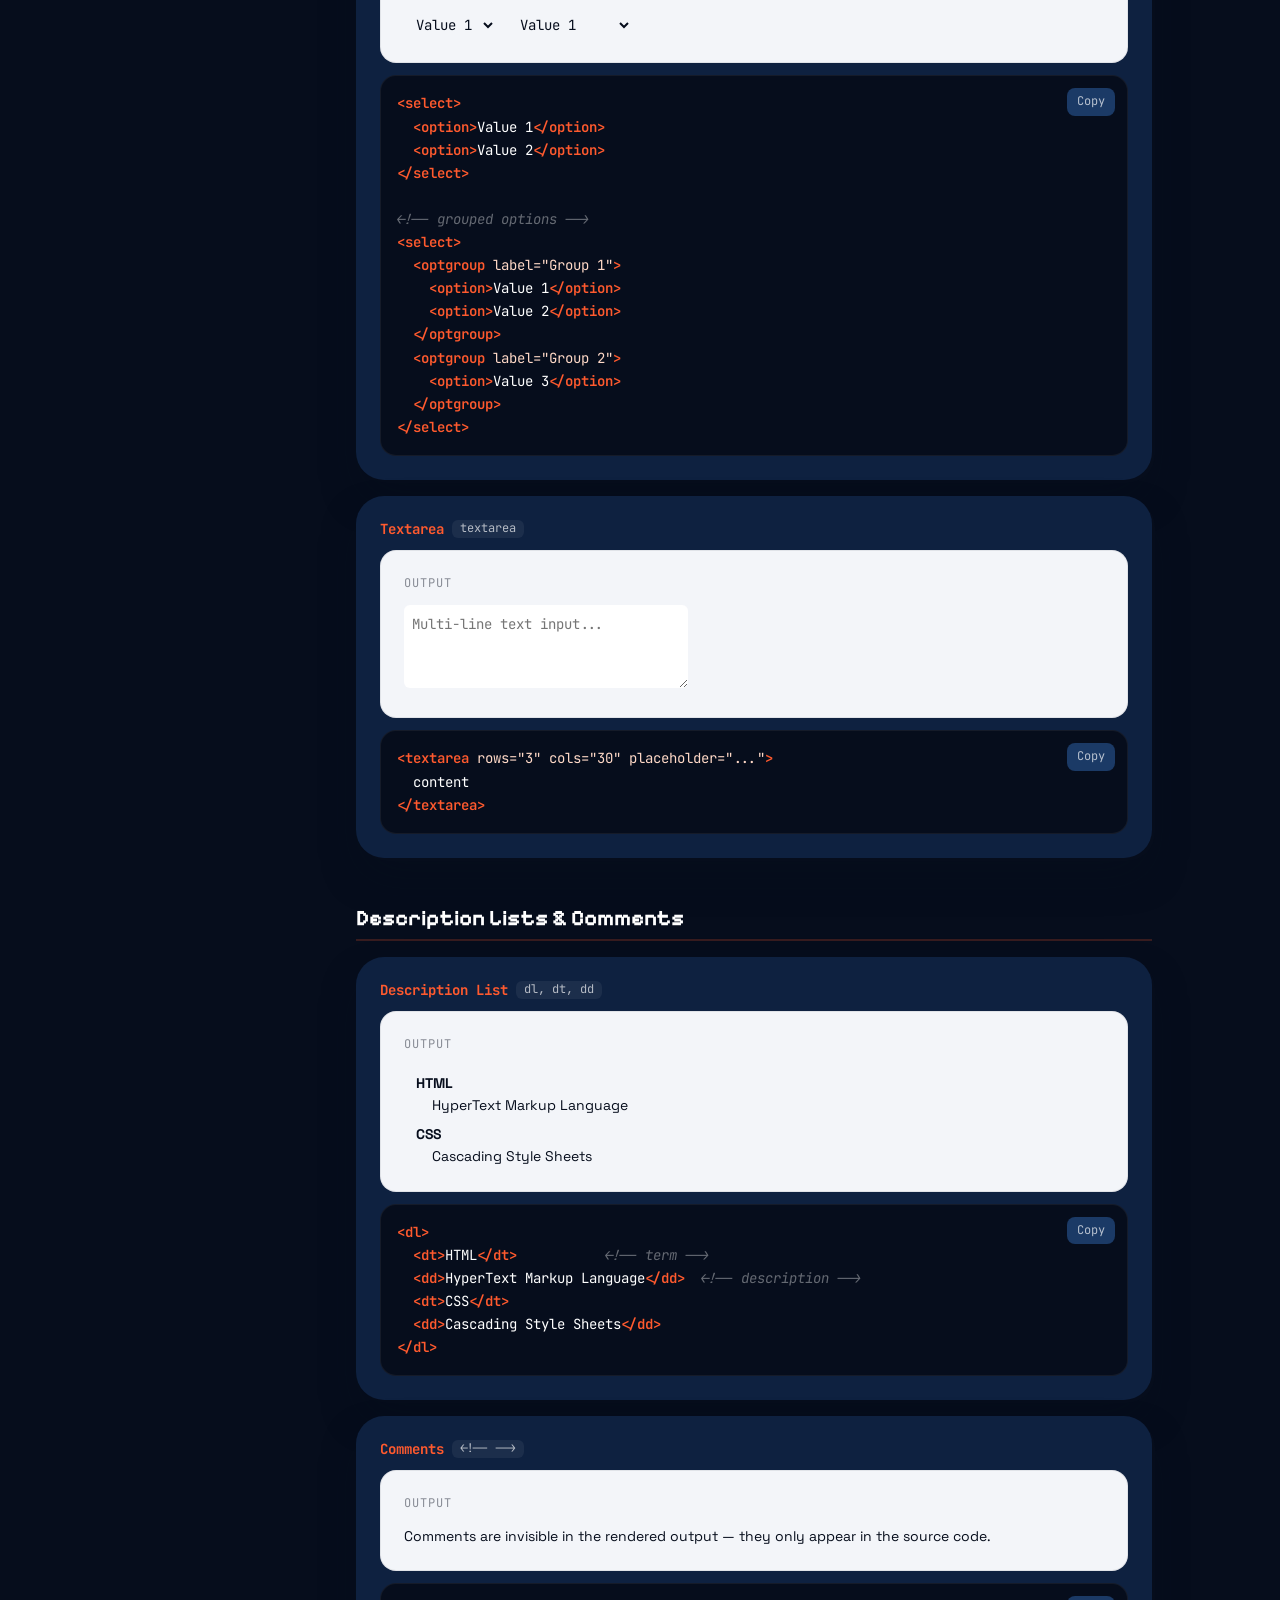
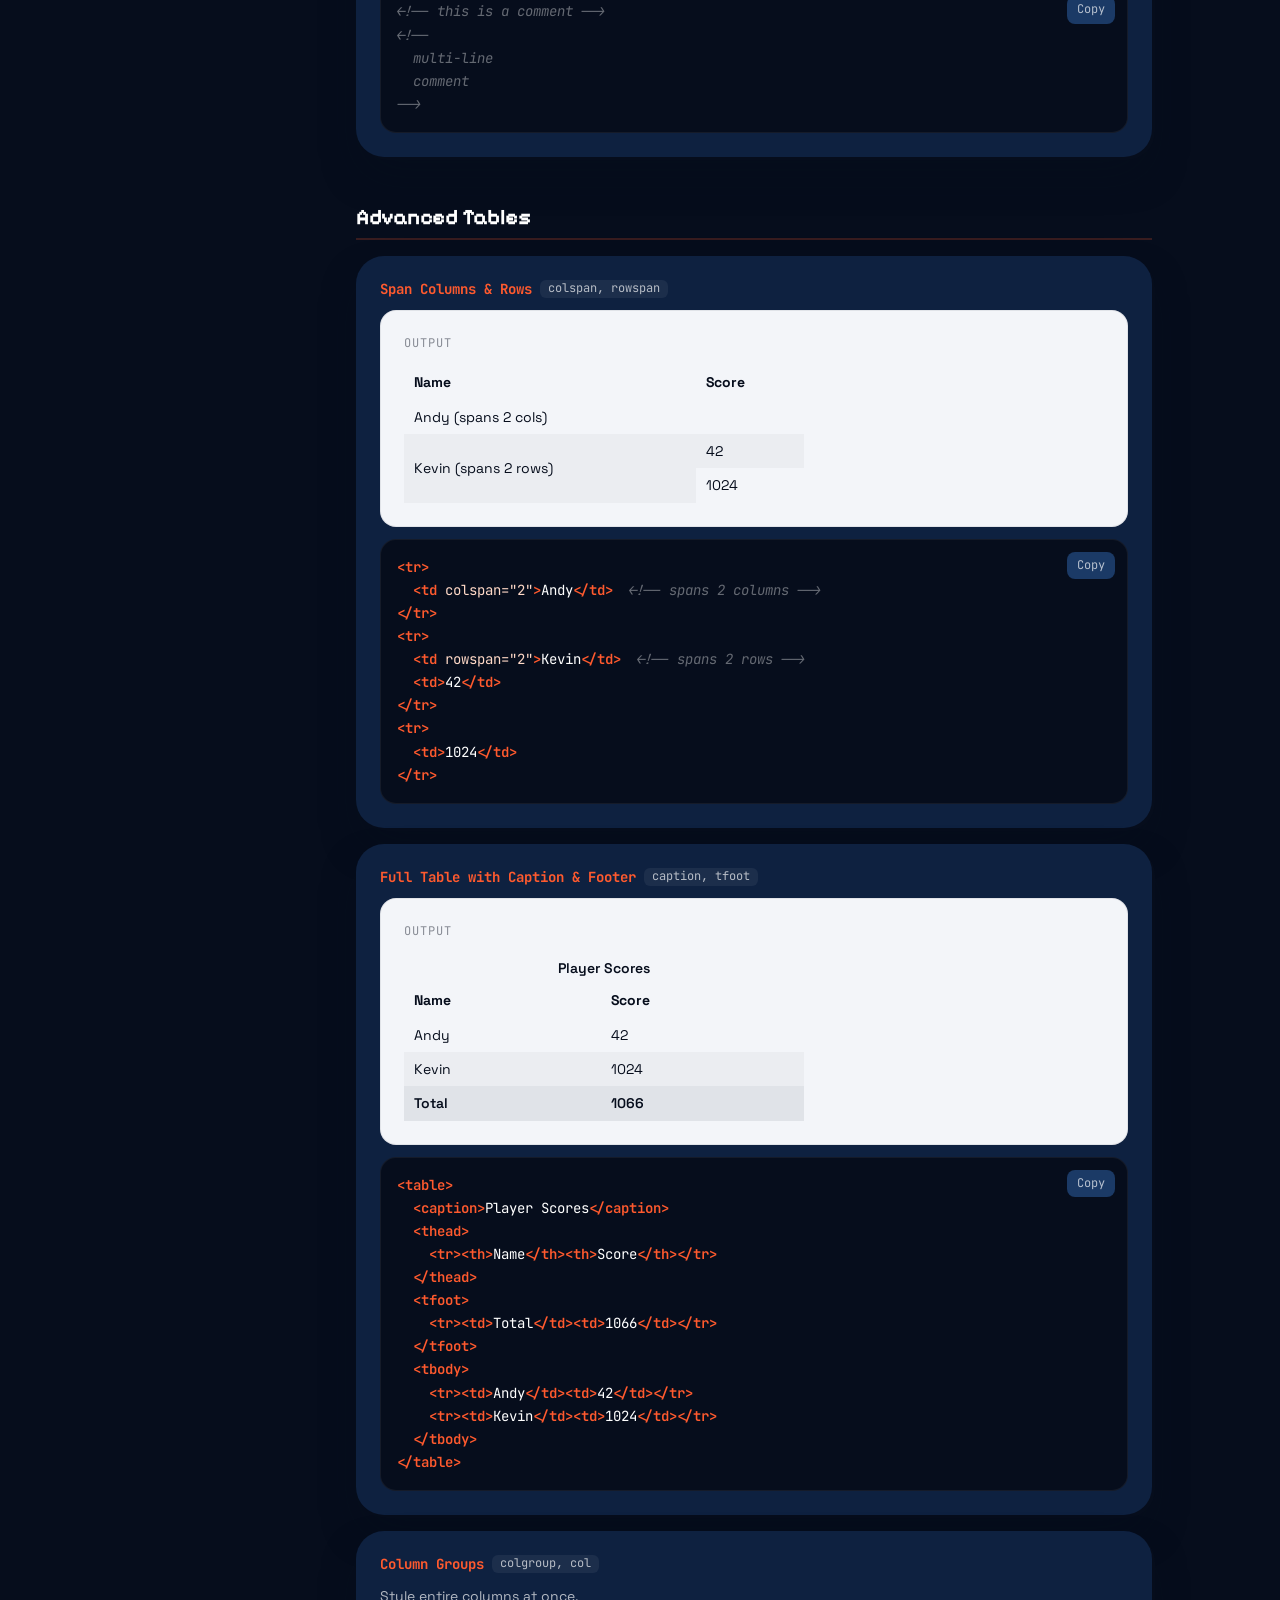
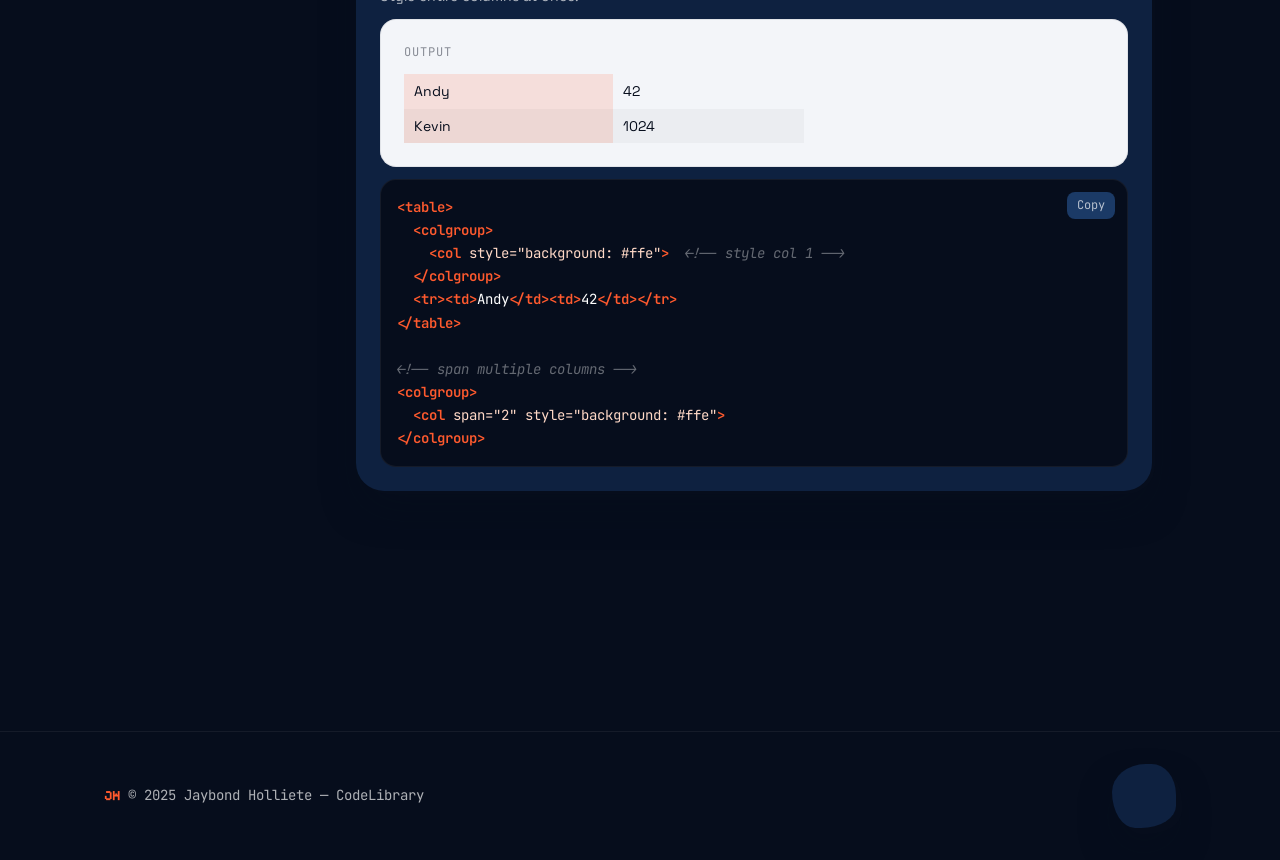
<file: codelibrary.html>
<!DOCTYPE html>
<html lang="en">
<head>
  <meta charset="UTF-8">
  <meta name="viewport" content="width=device-width, initial-scale=1.0">
  <title>CodeLibrary — Jaybond Holliete</title>
  <meta name="description" content="Code reference library — HTML, CSS, JavaScript, Python, Flutter, C#, Lua. Beginner-friendly snippets and definitions.">
  <link rel="preconnect" href="https://fonts.googleapis.com">
  <link rel="preconnect" href="https://fonts.gstatic.com" crossorigin>
  <link href="https://fonts.googleapis.com/css2?family=Pixelify+Sans:wght@400..700&family=Press+Start+2P&family=Space+Grotesk:wght@400;500;600;700&family=JetBrains+Mono:wght@400;500&display=swap" rel="stylesheet">
  <link rel="icon" type="image/svg+xml" href="assets/icons/crest.svg">
  <link rel="stylesheet" href="css/tokens.css">
  <link rel="stylesheet" href="css/reset.css">
  <link rel="stylesheet" href="css/layout.css">
  <link rel="stylesheet" href="css/components.css">
  <link rel="stylesheet" href="css/animations.css">
  <link rel="stylesheet" href="css/responsive.css">
  <link rel="stylesheet" href="css/codelibrary.css">
</head>
<body>

  <!-- ============ INLINE PIXEL ICON DEFS ============ -->
  <svg width="0" height="0" style="position:absolute;overflow:hidden" aria-hidden="true" focusable="false">
    <defs>
      <symbol id="i-shield" viewBox="0 0 16 16" shape-rendering="crispEdges"><path fill="currentColor" fill-rule="evenodd" d="M4,0 H12 V1 H13 V8 H12 V9 H11 V10 H10 V11 H9 V12 H7 V11 H6 V10 H5 V9 H4 V8 H3 V1 H4 Z M6,4 H7 V5 H6 Z M7,5 H8 V6 H7 Z M5,6 H6 V7 H5 Z M8,6 H9 V7 H8 Z M4,7 H5 V8 H4 Z M9,7 H10 V8 H9 Z"/></symbol>
      <symbol id="i-controller" viewBox="0 0 16 16" shape-rendering="crispEdges"><path fill="currentColor" fill-rule="evenodd" d="M4,3 H12 V4 H13 V8 H12 V9 H11 V10 H10 V11 H6 V10 H5 V9 H4 V8 H3 V4 H4 Z M4,6 H5 V5 H6 V6 H7 V7 H6 V8 H5 V7 H4 Z M10,5 H11 V6 H10 Z M11,7 H12 V8 H11 Z"/></symbol>
      <symbol id="i-blocks" viewBox="0 0 16 16" shape-rendering="crispEdges"><path fill="currentColor" d="M2,9 H7 V14 H2 Z M6,5 H11 V10 H6 Z M9,1 H14 V6 H9 Z"/></symbol>
      <symbol id="i-trophy" viewBox="0 0 16 16" shape-rendering="crispEdges"><path fill="currentColor" d="M4,1 H11 V2 H12 V3 H13 V5 H12 V6 H11 V7 H4 V6 H3 V5 H2 V3 H3 V2 H4 Z M7,7 H9 V11 H7 Z M5,11 H11 V13 H5 Z M6,13 H10 V14 H6 Z"/></symbol>
      <symbol id="i-envelope" viewBox="0 0 16 16" shape-rendering="crispEdges"><path fill="currentColor" fill-rule="evenodd" d="M2,4 H13 V12 H2 Z M3,5 H12 L7,9 Z"/></symbol>
      <symbol id="i-crest" viewBox="0 0 16 16" shape-rendering="crispEdges"><path fill="currentColor" fill-rule="evenodd" d="M3,1 H12 V2 H13 V7 H12 V8 H11 V9 H10 V10 H9 V11 H8 V12 H7 V11 H6 V10 H5 V9 H4 V8 H3 V7 H2 V2 H3 Z M4,4 H7 V5 H6 Z M5,5 H6 V7 H5 Z M4,7 H6 V8 H4 Z M9,4 H10 V8 H9 Z M9,4 H12 V5 H9 Z M9,6 H12 V7 H9 Z M11,5 H12 V8 H11 Z"/></symbol>
      <symbol id="i-bars" viewBox="0 0 16 16" shape-rendering="crispEdges"><path fill="currentColor" d="M2,3 H14 V5 H2 Z M2,7 H14 V9 H2 Z M2,11 H14 V13 H2 Z"/></symbol>
      <symbol id="i-cross" viewBox="0 0 16 16" shape-rendering="crispEdges"><path fill="currentColor" d="M3,4 H5 L8,7 L11,4 H13 V6 L10,9 L13,12 V14 H11 L8,11 L5,14 H3 V12 L6,9 L3,6 Z"/></symbol>
      <symbol id="i-up" viewBox="0 0 16 16" shape-rendering="crispEdges"><path fill="currentColor" d="M7,3 H9 V8 H7 Z M5,5 H11 L8,2 Z M3,11 H13 V13 H3 Z M3,14 H13 V15 H3 Z"/></symbol>
      <symbol id="i-back" viewBox="0 0 16 16" shape-rendering="crispEdges"><path fill="currentColor" d="M14,7 H6 L9,4 L7,2 L1,8 L7,14 L9,12 L6,9 H14 Z"/></symbol>
      <symbol id="i-book" viewBox="0 0 16 16" shape-rendering="crispEdges"><path fill="currentColor" d="M2,2 H7 V3 H8 V14 H7 V13 H3 V14 H2 Z M3,3 H6 V12 H3 Z M9,2 H14 V3 H13 V14 H12 V13 H9 V14 H8 V3 H9 Z M10,3 H12 V12 H10 Z"/></symbol>
      <symbol id="i-globe" viewBox="0 0 16 16" shape-rendering="crispEdges"><path fill="currentColor" d="M8,1 A7,7 0 1 1 8,15 A7,7 0 1 1 8,1 Z M3,6 H5 C5,5 5,4 6,3 C4,3 3,4 3,6 Z M8,3 C9,4 9,5 9,6 H7 C7,5 7,4 8,3 Z M10,6 H13 C13,4 12,3 10,3 C11,4 11,5 10,6 Z M5,7 H3 C3,8 4,10 5,11 V7 Z M7,7 H9 V11 C8,12 8,12 7,11 Z M11,7 H13 C13,9 12,11 11,11 Z M6,12 C5,13 4,13 3,12 C4,13 6,14 8,14 C10,14 12,13 13,12 C12,13 11,13 10,12 C9,13 7,13 6,12 Z"/></symbol>
      <symbol id="i-brace" viewBox="0 0 16 16" shape-rendering="crispEdges"><path fill="currentColor" d="M5,1 H8 V2 H6 V6 H4 V7 H6 V10 H8 V11 H5 V10 H3 V7 H2 V6 H3 V3 H5 Z M11,1 H14 V2 H12 V6 H14 V7 H12 V10 H14 V11 H11 V10 H13 V7 H12 V6 H13 V3 H11 Z"/></symbol>
      <symbol id="i-python" viewBox="0 0 16 16" shape-rendering="crispEdges"><path fill="currentColor" d="M4,1 H10 V2 H11 V5 H7 V6 H3 V7 H2 V2 H3 Z M4,3 V4 H7 V3 Z M12,6 H14 V11 H13 V14 H7 V15 H4 V12 H8 V11 H12 V8 H10 V7 H12 Z M10,13 V12 H7 V13 Z"/></symbol>
      <symbol id="i-flutter" viewBox="0 0 16 16" shape-rendering="crispEdges"><path fill="currentColor" d="M6,1 H10 L14,5 L10,9 H6 L2,5 Z M6,10 H10 L12,12 L10,14 H6 L4,12 Z"/></symbol>
      <symbol id="i-csharp" viewBox="0 0 16 16" shape-rendering="crispEdges"><path fill="currentColor" d="M7,2 H9 V3 H10 V4 H12 V5 H10 V6 H9 V7 H7 V6 H6 V5 H4 V4 H6 V3 H7 Z M5,9 C3,9 2,10 2,12 C2,14 3,15 5,15 C6,15 7,14 7,13 H6 C6,14 5,14 5,14 C4,14 3,13 3,12 C3,11 4,10 5,10 C5,10 6,10 6,11 H7 C7,10 6,9 5,9 Z M11,9 C9,9 8,10 8,12 C8,14 9,15 11,15 C12,15 13,14 13,13 H12 C12,14 11,14 11,14 C10,14 9,13 9,12 C9,11 10,10 11,10 C11,10 12,10 12,11 H13 C13,10 12,9 11,9 Z"/></symbol>
      <symbol id="i-lua" viewBox="0 0 16 16" shape-rendering="crispEdges"><path fill="currentColor" d="M8,1 A7,7 0 1 1 8,15 A7,7 0 1 1 8,1 Z M8,3 A2,2 0 1 1 8,7 A2,2 0 1 1 8,3 Z M11,8 A3,3 0 1 1 11,14 A3,3 0 1 1 11,8 Z"/></symbol>
    </defs>
  </svg>

  <!-- ============ NAV ============ -->
  <nav class="nav" aria-label="Primary">
    <a class="nav-logo" href="index.html" aria-label="Jaybond Holliete — home">
      <svg class="crest" viewBox="0 0 16 16" shape-rendering="crispEdges" aria-hidden="true"><use href="#i-crest"/></svg>
      <span class="name"><b>J</b>H</span>
    </a>
    <ul class="nav-links" id="navLinks">
      <li><a class="nav-link" href="index.html#about">About</a></li>
      <li><a class="nav-link" href="index.html#skills">Skills</a></li>
      <li><a class="nav-link" href="index.html#achievements">Achievements</a></li>
      <li><a class="nav-link" href="index.html#projects">Projects</a></li>
      <li><a class="nav-link" href="index.html#contact">Contact</a></li>
      <li><a class="nav-link is-active" href="#codelibrary">CodeLibrary</a></li>
    </ul>
    <button class="nav-toggle" id="navToggle" aria-expanded="false" aria-controls="navLinks" aria-label="Toggle navigation">
      <svg class="bars" viewBox="0 0 16 16" shape-rendering="crispEdges" aria-hidden="true"><use href="#i-bars"/></svg>
      <svg class="cross" viewBox="0 0 16 16" shape-rendering="crispEdges" aria-hidden="true"><use href="#i-cross"/></svg>
    </button>
  </nav>

  <!-- ============ LIBRARY LAYOUT ============ -->
  <div class="container lib-layout">

    <!-- ---------- Sidebar ---------- -->
    <aside class="clay-panel lib-sidebar" id="libSidebar">
      <h2>Languages</h2>
      <button class="lib-lang-btn is-active" data-lang="html" type="button">
        <svg class="ico" viewBox="0 0 16 16" shape-rendering="crispEdges" aria-hidden="true"><use href="#i-globe"/></svg>
        HTML
      </button>
      <button class="lib-lang-btn" data-lang="css" type="button">
        <svg class="ico" viewBox="0 0 16 16" shape-rendering="crispEdges" aria-hidden="true"><use href="#i-brace"/></svg>
        CSS
      </button>
      <button class="lib-lang-btn" data-lang="js" type="button">
        <svg class="ico" viewBox="0 0 16 16" shape-rendering="crispEdges" aria-hidden="true"><use href="#i-controller"/></svg>
        JavaScript
      </button>
      <button class="lib-lang-btn" data-lang="python" type="button">
        <svg class="ico" viewBox="0 0 16 16" shape-rendering="crispEdges" aria-hidden="true"><use href="#i-python"/></svg>
        Python
      </button>
      <button class="lib-lang-btn" data-lang="flutter" type="button">
        <svg class="ico" viewBox="0 0 16 16" shape-rendering="crispEdges" aria-hidden="true"><use href="#i-flutter"/></svg>
        Flutter
      </button>
      <button class="lib-lang-btn" data-lang="csharp" type="button">
        <svg class="ico" viewBox="0 0 16 16" shape-rendering="crispEdges" aria-hidden="true"><use href="#i-csharp"/></svg>
        C#
      </button>
      <button class="lib-lang-btn" data-lang="lua" type="button">
        <svg class="ico" viewBox="0 0 16 16" shape-rendering="crispEdges" aria-hidden="true"><use href="#i-lua"/></svg>
        Lua
      </button>
      <button class="lib-lang-btn" data-lang="animation" type="button">
        <svg class="ico" viewBox="0 0 16 16" shape-rendering="crispEdges" aria-hidden="true"><use href="#i-controller"/></svg>
        Animation
      </button>
      <button class="lib-lang-btn" data-lang="playground" type="button">
        <svg class="ico" viewBox="0 0 16 16" shape-rendering="crispEdges" aria-hidden="true"><use href="#i-controller"/></svg>
        Playground
      </button>
    </aside>

    <!-- ---------- Content ---------- -->
    <div class="lib-content">

      <a class="lib-back" href="index.html">
        <svg class="ico" viewBox="0 0 16 16" shape-rendering="crispEdges" aria-hidden="true"><use href="#i-back"/></svg>
        Back to Portfolio
      </a>

      <!-- ============ HTML PANEL ============ -->
      <section class="lib-panel is-active" id="panel-html" aria-label="HTML reference">
        <div class="lib-panel-head">
          <svg class="ico" viewBox="0 0 16 16" shape-rendering="crispEdges" aria-hidden="true"><use href="#i-globe"/></svg>
          <div>
            <h1>HTML</h1>
            <p>HyperText Markup Language — the structure of every web page</p>
          </div>
        </div>

        <!-- HTML: Document Template -->
        <div class="lib-sub">
          <h2 class="lib-sub-head">Document Template</h2>
          <div class="snippet-card">
            <h3>HTML5 Boilerplate <span class="tag">template</span></h3>
            <p class="desc">The minimal starting point for every HTML document.</p>
            <div class="snippet-output">
              <div class="out-label">Output</div>
              <div class="out-content">This page you're viewing right now is the output of a similar boilerplate — DOCTYPE, html, head, body.</div>
            </div>
            <div class="codeblock">
              <button class="copy-btn" type="button">Copy</button>
              <pre><span class="tok-kw">&lt;!DOCTYPE html&gt;</span>
<span class="tok-kw">&lt;html</span> <span class="tok-str">lang="en"</span><span class="tok-kw">&gt;</span>
<span class="tok-kw">&lt;head&gt;</span>
  <span class="tok-kw">&lt;meta</span> <span class="tok-str">charset="UTF-8"</span><span class="tok-kw">&gt;</span>
  <span class="tok-kw">&lt;meta</span> <span class="tok-str">name="viewport"</span> <span class="tok-str">content="width=device-width, initial-scale=1.0"</span><span class="tok-kw">&gt;</span>
  <span class="tok-kw">&lt;title&gt;</span>Page Title<span class="tok-kw">&lt;/title&gt;</span>
  <span class="tok-kw">&lt;link</span> <span class="tok-str">rel="stylesheet"</span> <span class="tok-str">href="style.css"</span><span class="tok-kw">&gt;</span>
<span class="tok-kw">&lt;/head&gt;</span>
<span class="tok-kw">&lt;body&gt;</span>
  <span class="tok-com">&lt;!-- content here --&gt;</span>
  <span class="tok-kw">&lt;script</span> <span class="tok-str">src="script.js"</span><span class="tok-kw">&gt;&lt;/script&gt;</span>
<span class="tok-kw">&lt;/body&gt;</span>
<span class="tok-kw">&lt;/html&gt;</span></pre>
            </div>
          </div>
        </div>

        <!-- HTML: Text Elements -->
        <div class="lib-sub">
          <h2 class="lib-sub-head">Text Elements</h2>
          <div class="snippet-card">
            <h3>Headings <span class="tag">h1–h6</span></h3>
            <p class="desc">Six levels of section headings, h1 being the highest.</p>
            <div class="snippet-output">
              <div class="out-label">Output</div>
              <div class="out-content">
                <h1>Level 1</h1>
                <h2>Level 2</h2>
                <h3>Level 3</h3>
                <h4>Level 4</h4>
                <h5>Level 5</h5>
                <h6>Level 6</h6>
              </div>
            </div>
            <div class="codeblock">
              <button class="copy-btn" type="button">Copy</button>
              <pre><span class="tok-kw">&lt;h1&gt;</span>Level 1<span class="tok-kw">&lt;/h1&gt;</span>
<span class="tok-kw">&lt;h2&gt;</span>Level 2<span class="tok-kw">&lt;/h2&gt;</span>
<span class="tok-kw">&lt;h3&gt;</span>Level 3<span class="tok-kw">&lt;/h3&gt;</span>
<span class="tok-kw">&lt;h4&gt;</span>Level 4<span class="tok-kw">&lt;/h4&gt;</span>
<span class="tok-kw">&lt;h5&gt;</span>Level 5<span class="tok-kw">&lt;/h5&gt;</span>
<span class="tok-kw">&lt;h6&gt;</span>Level 6<span class="tok-kw">&lt;/h6&gt;</span></pre>
            </div>
          </div>
          <div class="snippet-card">
            <h3>Paragraph &amp; Text Formatting <span class="tag">p, strong, em</span></h3>
            <div class="snippet-output">
              <div class="out-label">Output</div>
              <div class="out-content">
                <p>This is a paragraph.</p>
                <p><strong>Bold text</strong> and <em>italic text</em>.</p>
                <hr>
              </div>
            </div>
            <div class="codeblock">
              <button class="copy-btn" type="button">Copy</button>
              <pre><span class="tok-kw">&lt;p&gt;</span>This is a paragraph.<span class="tok-kw">&lt;/p&gt;</span>
<span class="tok-kw">&lt;p&gt;</span><span class="tok-kw">&lt;strong&gt;</span>Bold text<span class="tok-kw">&lt;/strong&gt;</span> and <span class="tok-kw">&lt;em&gt;</span>italic text<span class="tok-kw">&lt;/em&gt;</span>.<span class="tok-kw">&lt;/p&gt;</span>
<span class="tok-kw">&lt;br&gt;</span> <span class="tok-com">&lt;!-- line break --&gt;</span>
<span class="tok-kw">&lt;hr&gt;</span> <span class="tok-com">&lt;!-- horizontal rule --&gt;</span></pre>
            </div>
          </div>
        </div>

        <!-- HTML: Links & Images -->
        <div class="lib-sub">
          <h2 class="lib-sub-head">Links &amp; Images</h2>
          <div class="snippet-card">
            <h3>Anchor Link <span class="tag">a</span></h3>
            <div class="snippet-output">
              <div class="out-label">Output — all links use # so they won't navigate away</div>
              <div class="out-content">
                <a href="#">Visit Example</a><br>
                <a href="#" target="_blank" rel="noopener noreferrer">Open new tab</a><br>
                <a href="#">Jump to section</a><br>
                <a href="#">Page link (index.html)</a>
              </div>
            </div>
            <div class="codeblock">
              <button class="copy-btn" type="button">Copy</button>
              <pre><span class="tok-com">&lt;!-- same-page link (uses # so it won't navigate) --&gt;</span>
<span class="tok-kw">&lt;a</span> <span class="tok-str">href="#"</span><span class="tok-kw">&gt;</span>Visit Example<span class="tok-kw">&lt;/a&gt;</span>

<span class="tok-com">&lt;!-- open in new tab --&gt;</span>
<span class="tok-kw">&lt;a</span> <span class="tok-str">href="#"</span> <span class="tok-str">target="_blank"</span> <span class="tok-str">rel="noopener noreferrer"</span><span class="tok-kw">&gt;</span>Open new tab<span class="tok-kw">&lt;/a&gt;</span>

<span class="tok-com">&lt;!-- link to section on same page --&gt;</span>
<span class="tok-kw">&lt;a</span> <span class="tok-str">href="#section-id"</span><span class="tok-kw">&gt;</span>Jump to section<span class="tok-kw">&lt;/a&gt;</span>

<span class="tok-com">&lt;!-- page link (use # in demo so it won't navigate away) --&gt;</span>
<span class="tok-kw">&lt;a</span> <span class="tok-str">href="#"</span><span class="tok-kw">&gt;</span>Page link (index.html)<span class="tok-kw">&lt;/a&gt;</span></pre>
            </div>
          </div>
          <div class="snippet-card">
            <h3>Image <span class="tag">img</span></h3>
            <div class="snippet-output">
              <div class="out-label">Output</div>
              <div class="out-content">
                <img src="assets/icons/crest.svg" alt="JH crest icon" width="64" height="64" style="background:var(--navy-800);padding:12px;border-radius:12px">
              </div>
            </div>
            <div class="codeblock">
              <button class="copy-btn" type="button">Copy</button>
              <pre><span class="tok-kw">&lt;img</span> <span class="tok-str">src="photo.jpg"</span>
     <span class="tok-str">alt="Description of the image"</span>
     <span class="tok-str">width="400"</span> <span class="tok-str">height="300"</span>
     <span class="tok-str">loading="lazy"</span><span class="tok-kw">&gt;</span></pre>
            </div>
          </div>
        </div>

        <!-- HTML: Lists -->
        <div class="lib-sub">
          <h2 class="lib-sub-head">Lists</h2>
          <div class="snippet-card">
            <h3>Unordered &amp; Ordered Lists <span class="tag">ul, ol, li</span></h3>
            <div class="snippet-output">
              <div class="out-label">Output</div>
              <div class="out-content">
                <ul style="padding-left:20px;margin:4px 0">
                  <li>First item</li>
                  <li>Second item</li>
                </ul>
                <ol style="padding-left:20px;margin:4px 0">
                  <li>Step one</li>
                  <li>Step two</li>
                </ol>
              </div>
            </div>
            <div class="codeblock">
              <button class="copy-btn" type="button">Copy</button>
              <pre><span class="tok-kw">&lt;ul&gt;</span>
  <span class="tok-kw">&lt;li&gt;</span>First item<span class="tok-kw">&lt;/li&gt;</span>
  <span class="tok-kw">&lt;li&gt;</span>Second item<span class="tok-kw">&lt;/li&gt;</span>
<span class="tok-kw">&lt;/ul&gt;</span>

<span class="tok-kw">&lt;ol&gt;</span>
  <span class="tok-kw">&lt;li&gt;</span>Step one<span class="tok-kw">&lt;/li&gt;</span>
  <span class="tok-kw">&lt;li&gt;</span>Step two<span class="tok-kw">&lt;/li&gt;</span>
<span class="tok-kw">&lt;/ol&gt;</span></pre>
            </div>
          </div>
        </div>

        <!-- HTML: Forms -->
        <div class="lib-sub">
          <h2 class="lib-sub-head">Forms</h2>
          <div class="snippet-card">
            <h3>Basic Form <span class="tag">form, input, label</span></h3>
            <div class="snippet-output">
              <div class="out-label">Output</div>
              <div class="out-content">
                <form onsubmit="event.preventDefault()">
                  <label for="demo-name">Name:</label>
                  <input type="text" id="demo-name" name="name" placeholder="Your name" required>
                  <br><br>
                  <label for="demo-email">Email:</label>
                  <input type="email" id="demo-email" name="email" placeholder="you@example.com">
                  <br><br>
                  <button type="submit">Submit</button>
                </form>
              </div>
            </div>
            <div class="codeblock">
              <button class="copy-btn" type="button">Copy</button>
              <pre><span class="tok-kw">&lt;form</span> <span class="tok-str">action="/submit"</span> <span class="tok-str">method="POST"</span><span class="tok-kw">&gt;</span>
  <span class="tok-kw">&lt;label</span> <span class="tok-str">for="name"</span><span class="tok-kw">&gt;</span>Name:<span class="tok-kw">&lt;/label&gt;</span>
  <span class="tok-kw">&lt;input</span> <span class="tok-str">type="text"</span> <span class="tok-str">id="name"</span> <span class="tok-str">name="name"</span> <span class="tok-str">required</span><span class="tok-kw">&gt;</span>

  <span class="tok-kw">&lt;label</span> <span class="tok-str">for="email"</span><span class="tok-kw">&gt;</span>Email:<span class="tok-kw">&lt;/label&gt;</span>
  <span class="tok-kw">&lt;input</span> <span class="tok-str">type="email"</span> <span class="tok-str">id="email"</span> <span class="tok-str">name="email"</span><span class="tok-kw">&gt;</span>

  <span class="tok-kw">&lt;button</span> <span class="tok-str">type="submit"</span><span class="tok-kw">&gt;</span>Submit<span class="tok-kw">&lt;/button&gt;</span>
<span class="tok-kw">&lt;/form&gt;</span></pre>
            </div>
          </div>
          <div class="snippet-card">
            <h3>Input Types <span class="tag">input</span></h3>
            <div class="snippet-output">
              <div class="out-label">Output</div>
              <div class="out-content" style="display:flex;flex-direction:column;gap:8px">
                <input type="text" placeholder="text">
                <input type="email" placeholder="email">
                <input type="password" placeholder="password">
                <input type="number" placeholder="number" value="42">
                <label><input type="checkbox"> checkbox</label>
                <label><input type="radio" name="r"> <input type="radio" name="r"> radio</label>
                <input type="date">
                <select><option>Option A</option><option>Option B</option></select>
                <textarea placeholder="textarea"></textarea>
              </div>
            </div>
            <div class="codeblock">
              <button class="copy-btn" type="button">Copy</button>
              <pre><span class="tok-kw">&lt;input</span> <span class="tok-str">type="text"</span><span class="tok-kw">&gt;</span>      <span class="tok-com">&lt;!-- single-line text --&gt;</span>
<span class="tok-kw">&lt;input</span> <span class="tok-str">type="email"</span><span class="tok-kw">&gt;</span>     <span class="tok-com">&lt;!-- validated email --&gt;</span>
<span class="tok-kw">&lt;input</span> <span class="tok-str">type="password"</span><span class="tok-kw">&gt;</span> <span class="tok-com">&lt;!-- hidden characters --&gt;</span>
<span class="tok-kw">&lt;input</span> <span class="tok-str">type="number"</span><span class="tok-kw">&gt;</span>    <span class="tok-com">&lt;!-- numeric input --&gt;</span>
<span class="tok-kw">&lt;input</span> <span class="tok-str">type="checkbox"</span><span class="tok-kw">&gt;</span>  <span class="tok-com">&lt;!-- toggle on/off --&gt;</span>
<span class="tok-kw">&lt;input</span> <span class="tok-str">type="radio"</span><span class="tok-kw">&gt;</span>     <span class="tok-com">&lt;!-- single choice from group --&gt;</span>
<span class="tok-kw">&lt;input</span> <span class="tok-str">type="date"</span><span class="tok-kw">&gt;</span>      <span class="tok-com">&lt;!-- date picker --&gt;</span>
<span class="tok-kw">&lt;input</span> <span class="tok-str">type="file"</span><span class="tok-kw">&gt;</span>      <span class="tok-com">&lt;!-- file upload --&gt;</span>
<span class="tok-kw">&lt;textarea&gt;&lt;/textarea&gt;</span>     <span class="tok-com">&lt;!-- multi-line text --&gt;</span>
<span class="tok-kw">&lt;select&gt;&lt;option&gt;</span>A<span class="tok-kw">&lt;/option&gt;&lt;/select&gt;</span> <span class="tok-com">&lt;!-- dropdown --&gt;</span></pre>
            </div>
          </div>
        </div>

        <!-- HTML: Tables -->
        <div class="lib-sub">
          <h2 class="lib-sub-head">Tables</h2>
          <div class="snippet-card">
            <h3>Basic Table <span class="tag">table, tr, td, th</span></h3>
            <div class="snippet-output">
              <div class="out-label">Output</div>
              <div class="out-content">
                <table>
                  <thead><tr><th>Name</th><th>Age</th></tr></thead>
                  <tbody><tr><td>Jay</td><td>21</td></tr></tbody>
                </table>
              </div>
            </div>
            <div class="codeblock">
              <button class="copy-btn" type="button">Copy</button>
              <pre><span class="tok-kw">&lt;table&gt;</span>
  <span class="tok-kw">&lt;thead&gt;</span>
    <span class="tok-kw">&lt;tr&gt;</span>
      <span class="tok-kw">&lt;th&gt;</span>Name<span class="tok-kw">&lt;/th&gt;</span>
      <span class="tok-kw">&lt;th&gt;</span>Age<span class="tok-kw">&lt;/th&gt;</span>
    <span class="tok-kw">&lt;/tr&gt;</span>
  <span class="tok-kw">&lt;/thead&gt;</span>
  <span class="tok-kw">&lt;tbody&gt;</span>
    <span class="tok-kw">&lt;tr&gt;</span>
      <span class="tok-kw">&lt;td&gt;</span>Jay<span class="tok-kw">&lt;/td&gt;</span>
      <span class="tok-kw">&lt;td&gt;</span>21<span class="tok-kw">&lt;/td&gt;</span>
    <span class="tok-kw">&lt;/tr&gt;</span>
  <span class="tok-kw">&lt;/tbody&gt;</span>
<span class="tok-kw">&lt;/table&gt;</span></pre>
            </div>
          </div>
        </div>

        <!-- HTML: Semantic Structure -->
        <div class="lib-sub">
          <h2 class="lib-sub-head">Semantic Structure</h2>
          <div class="snippet-card">
            <h3>Layout Elements <span class="tag">header, nav, main, section, footer</span></h3>
            <p class="desc">Semantic tags give meaning to page regions for accessibility and SEO.</p>
            <div class="snippet-output">
              <div class="out-label">Output</div>
              <div class="out-content">
                <header style="background:var(--navy-800);color:var(--white);padding:8px 12px;border-radius:8px">
                  <nav>
                    <ul>
                      <li><a href="#">Home</a></li>
                      <li><a href="#">About</a></li>
                    </ul>
                  </nav>
                </header>
                <main style="padding:8px 12px">
                  <section>
                    <article>
                      <h2>Title</h2>
                      <p>Body text.</p>
                    </article>
                  </section>
                </main>
                <footer style="background:rgba(6,13,28,0.06);padding:8px 12px;border-radius:8px;font-size:var(--text-xs)">&copy; 2025</footer>
              </div>
            </div>
            <div class="codeblock">
              <button class="copy-btn" type="button">Copy</button>
              <pre><span class="tok-kw">&lt;header&gt;</span>   <span class="tok-com">&lt;!-- site or section header --&gt;</span>
  <span class="tok-kw">&lt;nav&gt;</span>     <span class="tok-com">&lt;!-- navigation links --&gt;</span>
    <span class="tok-kw">&lt;a</span> <span class="tok-str">href="#"</span><span class="tok-kw">&gt;</span>Home<span class="tok-kw">&lt;/a&gt;</span>
  <span class="tok-kw">&lt;/nav&gt;</span>
<span class="tok-kw">&lt;/header&gt;</span>

<span class="tok-kw">&lt;main&gt;</span>
  <span class="tok-kw">&lt;section&gt;</span>
    <span class="tok-kw">&lt;article&gt;</span> <span class="tok-com">&lt;!-- self-contained content --&gt;</span>
      <span class="tok-kw">&lt;h2&gt;</span>Title<span class="tok-kw">&lt;/h2&gt;</span>
      <span class="tok-kw">&lt;p&gt;</span>Body text.<span class="tok-kw">&lt;/p&gt;</span>
    <span class="tok-kw">&lt;/article&gt;</span>
  <span class="tok-kw">&lt;/section&gt;</span>
  <span class="tok-kw">&lt;aside&gt;</span>   <span class="tok-com">&lt;!-- sidebar / related content --&gt;</span>
<span class="tok-kw">&lt;/main&gt;</span>

<span class="tok-kw">&lt;footer&gt;</span>  <span class="tok-com">&lt;!-- site footer --&gt;</span>
  <span class="tok-kw">&lt;p&gt;</span>&amp;copy; 2025<span class="tok-kw">&lt;/p&gt;</span>
<span class="tok-kw">&lt;/footer&gt;</span></pre>
            </div>
          </div>
        </div>

        <!-- HTML: Text Formatting -->
        <div class="lib-sub">
          <h2 class="lib-sub-head">Text Formatting</h2>
          <div class="snippet-card">
            <h3>Inline Text Elements <span class="tag">strong, em, i, s, mark, u</span></h3>
            <div class="snippet-output">
              <div class="out-label">Output</div>
              <div class="out-content">
                <p><strong>strong</strong> · <em>emphasized</em> · <i>italic</i> · <s>strikethrough</s> · <mark>mark</mark> · <u>underline</u></p>
              </div>
            </div>
            <div class="codeblock">
              <button class="copy-btn" type="button">Copy</button>
              <pre><span class="tok-kw">&lt;strong&gt;</span>strong<span class="tok-kw">&lt;/strong&gt;</span>       <span class="tok-com">&lt;!-- important --&gt;</span>
<span class="tok-kw">&lt;em&gt;</span>emphasized<span class="tok-kw">&lt;/em&gt;</span>       <span class="tok-com">&lt;!-- stress emphasis --&gt;</span>
<span class="tok-kw">&lt;i&gt;</span>italic<span class="tok-kw">&lt;/i&gt;</span>              <span class="tok-com">&lt;!-- idiomatic text --&gt;</span>
<span class="tok-kw">&lt;s&gt;</span>strikethrough<span class="tok-kw">&lt;/s&gt;</span>      <span class="tok-com">&lt;!-- no longer relevant --&gt;</span>
<span class="tok-kw">&lt;mark&gt;</span>mark<span class="tok-kw">&lt;/mark&gt;</span>           <span class="tok-com">&lt;!-- highlighted --&gt;</span>
<span class="tok-kw">&lt;u&gt;</span>underline<span class="tok-kw">&lt;/u&gt;</span>          <span class="tok-com">&lt;!-- unarticulated annotation --&gt;</span></pre>
            </div>
          </div>
          <div class="snippet-card">
            <h3>Superscript &amp; Subscript <span class="tag">sup, sub</span></h3>
            <div class="snippet-output">
              <div class="out-label">Output</div>
              <div class="out-content">
                <p>x<sup>sup</sup> · x<sub>sub</sub> · H<sub>2</sub>O · E=mc<sup>2</sup></p>
              </div>
            </div>
            <div class="codeblock">
              <button class="copy-btn" type="button">Copy</button>
              <pre>x<span class="tok-kw">&lt;sup&gt;</span>sup<span class="tok-kw">&lt;/sup&gt;</span>     <span class="tok-com">&lt;!-- superscript --&gt;</span>
x<span class="tok-kw">&lt;sub&gt;</span>sub<span class="tok-kw">&lt;/sub&gt;</span>     <span class="tok-com">&lt;!-- subscript --&gt;</span>
H<span class="tok-kw">&lt;sub&gt;</span>2<span class="tok-kw">&lt;/sub&gt;</span>O         <span class="tok-com">&lt;!-- chemical formula --&gt;</span>
E=mc<span class="tok-kw">&lt;sup&gt;</span>2<span class="tok-kw">&lt;/sup&gt;</span>        <span class="tok-com">&lt;!-- equation --&gt;</span></pre>
            </div>
          </div>
          <div class="snippet-card">
            <h3>Abbreviation, Quote, Citation <span class="tag">abbr, q, blockquote, cite</span></h3>
            <div class="snippet-output">
              <div class="out-label">Output</div>
              <div class="out-content">
                <p><abbr title="abbreviation">abbr</abbr> · <q>inline quote</q></p>
                <blockquote>block quote</blockquote>
                <p><cite>citation</cite></p>
              </div>
            </div>
            <div class="codeblock">
              <button class="copy-btn" type="button">Copy</button>
              <pre><span class="tok-kw">&lt;abbr</span> <span class="tok-str">title="abbreviation"</span><span class="tok-kw">&gt;</span>abbr<span class="tok-kw">&lt;/abbr&gt;</span>
<span class="tok-kw">&lt;q&gt;</span>inline quote<span class="tok-kw">&lt;/q&gt;</span>          <span class="tok-com">&lt;!-- adds quotes --&gt;</span>
<span class="tok-kw">&lt;blockquote&gt;</span>block quote<span class="tok-kw">&lt;/blockquote&gt;</span>
<span class="tok-kw">&lt;cite&gt;</span>citation<span class="tok-kw">&lt;/cite&gt;</span>           <span class="tok-com">&lt;!-- title of work --&gt;</span></pre>
            </div>
          </div>
          <div class="snippet-card">
            <h3>Definition, Term, Data, Time <span class="tag">dfn, data, time</span></h3>
            <div class="snippet-output">
              <div class="out-label">Output</div>
              <div class="out-content">
                <p><dfn>term</dfn> definition · <data value="42">data</data> · <time datetime="2025-05-18">May 18</time></p>
              </div>
            </div>
            <div class="codeblock">
              <button class="copy-btn" type="button">Copy</button>
              <pre><span class="tok-kw">&lt;dfn&gt;</span>term<span class="tok-kw">&lt;/dfn&gt;</span> definition     <span class="tok-com">&lt;!-- definition term --&gt;</span>
<span class="tok-kw">&lt;data</span> <span class="tok-str">value="42"</span><span class="tok-kw">&gt;</span>data<span class="tok-kw">&lt;/data&gt;</span>          <span class="tok-com">&lt;!-- machine-readable --&gt;</span>
<span class="tok-kw">&lt;time</span> <span class="tok-str">datetime="2025-05-18"</span><span class="tok-kw">&gt;</span>May 18<span class="tok-kw">&lt;/time&gt;</span></pre>
            </div>
          </div>
        </div>

        <!-- HTML: Code Elements -->
        <div class="lib-sub">
          <h2 class="lib-sub-head">Code &amp; Keyboard</h2>
          <div class="snippet-card">
            <h3>Code, Sample, Keyboard, Variable <span class="tag">code, samp, kbd, var</span></h3>
            <div class="snippet-output">
              <div class="out-label">Output</div>
              <div class="out-content">
                <p><code>code()</code> · <samp>sample output</samp></p>
                <p>Press <kbd>Ctrl</kbd>+<kbd>S</kbd> to save</p>
                <p><var>variable</var></p>
              </div>
            </div>
            <div class="codeblock">
              <button class="copy-btn" type="button">Copy</button>
              <pre><span class="tok-kw">&lt;code&gt;</span>code()<span class="tok-kw">&lt;/code&gt;</span>              <span class="tok-com">&lt;!-- inline code --&gt;</span>
<span class="tok-kw">&lt;samp&gt;</span>sample output<span class="tok-kw">&lt;/samp&gt;</span>       <span class="tok-com">&lt;!-- program output --&gt;</span>
Press <span class="tok-kw">&lt;kbd&gt;</span>Ctrl<span class="tok-kw">&lt;/kbd&gt;</span>+<span class="tok-kw">&lt;kbd&gt;</span>S<span class="tok-kw">&lt;/kbd&gt;</span>  <span class="tok-com">&lt;!-- keyboard input --&gt;</span>
<span class="tok-kw">&lt;var&gt;</span>variable<span class="tok-kw">&lt;/var&gt;</span>              <span class="tok-com">&lt;!-- variable in math/code --&gt;</span></pre>
            </div>
          </div>
        </div>

        <!-- HTML: UI Elements -->
        <div class="lib-sub">
          <h2 class="lib-sub-head">UI Elements</h2>
          <div class="snippet-card">
            <h3>Interactive Elements <span class="tag">button, details, meter, progress</span></h3>
            <div class="snippet-output">
              <div class="out-label">Output</div>
              <div class="out-content">
                <button type="button">button</button>
                <div style="margin:8px 0"><meter value="0.6">60%</meter></div>
                <div style="margin:8px 0"><progress value="0.6">60%</progress></div>
                <details><summary>Click to expand</summary><p>Hidden details revealed.</p></details>
              </div>
            </div>
            <div class="codeblock">
              <button class="copy-btn" type="button">Copy</button>
              <pre><span class="tok-kw">&lt;button</span> <span class="tok-str">type="button"</span><span class="tok-kw">&gt;</span>button<span class="tok-kw">&lt;/button&gt;</span>

<span class="tok-kw">&lt;meter</span> <span class="tok-str">value="0.6"</span><span class="tok-kw">&gt;</span>60%<span class="tok-kw">&lt;/meter&gt;</span>      <span class="tok-com">&lt;!-- known range gauge --&gt;</span>
<span class="tok-kw">&lt;progress</span> <span class="tok-str">value="0.6"</span><span class="tok-kw">&gt;</span>60%<span class="tok-kw">&lt;/progress&gt;</span>  <span class="tok-com">&lt;!-- task completion --&gt;</span>

<span class="tok-kw">&lt;details&gt;</span>
  <span class="tok-kw">&lt;summary&gt;</span>Click to expand<span class="tok-kw">&lt;/summary&gt;</span>
  <span class="tok-kw">&lt;p&gt;</span>Hidden details revealed.<span class="tok-kw">&lt;/p&gt;</span>
<span class="tok-kw">&lt;/details&gt;</span></pre>
            </div>
          </div>
          <div class="snippet-card">
            <h3>Select &amp; Optgroup <span class="tag">select, optgroup, option</span></h3>
            <div class="snippet-output">
              <div class="out-label">Output</div>
              <div class="out-content">
                <select>
                  <option>Value 1</option><option>Value 2</option><option>Value 3</option>
                </select>
                <select style="margin-left:8px">
                  <optgroup label="Group 1"><option>Value 1</option><option>Value 2</option></optgroup>
                  <optgroup label="Group 2"><option>Value 3</option><option>Value 4</option></optgroup>
                </select>
              </div>
            </div>
            <div class="codeblock">
              <button class="copy-btn" type="button">Copy</button>
              <pre><span class="tok-kw">&lt;select&gt;</span>
  <span class="tok-kw">&lt;option&gt;</span>Value 1<span class="tok-kw">&lt;/option&gt;</span>
  <span class="tok-kw">&lt;option&gt;</span>Value 2<span class="tok-kw">&lt;/option&gt;</span>
<span class="tok-kw">&lt;/select&gt;</span>

<span class="tok-com">&lt;!-- grouped options --&gt;</span>
<span class="tok-kw">&lt;select&gt;</span>
  <span class="tok-kw">&lt;optgroup</span> <span class="tok-str">label="Group 1"</span><span class="tok-kw">&gt;</span>
    <span class="tok-kw">&lt;option&gt;</span>Value 1<span class="tok-kw">&lt;/option&gt;</span>
    <span class="tok-kw">&lt;option&gt;</span>Value 2<span class="tok-kw">&lt;/option&gt;</span>
  <span class="tok-kw">&lt;/optgroup&gt;</span>
  <span class="tok-kw">&lt;optgroup</span> <span class="tok-str">label="Group 2"</span><span class="tok-kw">&gt;</span>
    <span class="tok-kw">&lt;option&gt;</span>Value 3<span class="tok-kw">&lt;/option&gt;</span>
  <span class="tok-kw">&lt;/optgroup&gt;</span>
<span class="tok-kw">&lt;/select&gt;</span></pre>
            </div>
          </div>
          <div class="snippet-card">
            <h3>Textarea <span class="tag">textarea</span></h3>
            <div class="snippet-output">
              <div class="out-label">Output</div>
              <div class="out-content">
                <textarea rows="3" cols="30" placeholder="Multi-line text input..."></textarea>
              </div>
            </div>
            <div class="codeblock">
              <button class="copy-btn" type="button">Copy</button>
              <pre><span class="tok-kw">&lt;textarea</span> <span class="tok-str">rows="3"</span> <span class="tok-str">cols="30"</span> <span class="tok-str">placeholder="..."</span><span class="tok-kw">&gt;</span>
  content
<span class="tok-kw">&lt;/textarea&gt;</span></pre>
            </div>
          </div>
        </div>

        <!-- HTML: Description Lists & Comments -->
        <div class="lib-sub">
          <h2 class="lib-sub-head">Description Lists &amp; Comments</h2>
          <div class="snippet-card">
            <h3>Description List <span class="tag">dl, dt, dd</span></h3>
            <div class="snippet-output">
              <div class="out-label">Output</div>
              <div class="out-content">
                <dl style="padding-left:12px">
                  <dt><strong>HTML</strong></dt>
                  <dd>HyperText Markup Language</dd>
                  <dt><strong>CSS</strong></dt>
                  <dd>Cascading Style Sheets</dd>
                </dl>
              </div>
            </div>
            <div class="codeblock">
              <button class="copy-btn" type="button">Copy</button>
              <pre><span class="tok-kw">&lt;dl&gt;</span>
  <span class="tok-kw">&lt;dt&gt;</span>HTML<span class="tok-kw">&lt;/dt&gt;</span>           <span class="tok-com">&lt;!-- term --&gt;</span>
  <span class="tok-kw">&lt;dd&gt;</span>HyperText Markup Language<span class="tok-kw">&lt;/dd&gt;</span>  <span class="tok-com">&lt;!-- description --&gt;</span>
  <span class="tok-kw">&lt;dt&gt;</span>CSS<span class="tok-kw">&lt;/dt&gt;</span>
  <span class="tok-kw">&lt;dd&gt;</span>Cascading Style Sheets<span class="tok-kw">&lt;/dd&gt;</span>
<span class="tok-kw">&lt;/dl&gt;</span></pre>
            </div>
          </div>
          <div class="snippet-card">
            <h3>Comments <span class="tag">&lt;!-- --&gt;</span></h3>
            <div class="snippet-output">
              <div class="out-label">Output</div>
              <div class="out-content">Comments are invisible in the rendered output — they only appear in the source code.</div>
            </div>
            <div class="codeblock">
              <button class="copy-btn" type="button">Copy</button>
              <pre><span class="tok-com">&lt;!-- this is a comment --&gt;</span>
<span class="tok-com">&lt;!--
  multi-line
  comment
--&gt;</span></pre>
            </div>
          </div>
        </div>

        <!-- HTML: Advanced Tables -->
        <div class="lib-sub">
          <h2 class="lib-sub-head">Advanced Tables</h2>
          <div class="snippet-card">
            <h3>Span Columns &amp; Rows <span class="tag">colspan, rowspan</span></h3>
            <div class="snippet-output">
              <div class="out-label">Output</div>
              <div class="out-content">
                <table>
                  <thead><tr><th>Name</th><th>Score</th></tr></thead>
                  <tbody>
                    <tr><td colspan="2">Andy (spans 2 cols)</td></tr>
                    <tr><td rowspan="2">Kevin (spans 2 rows)</td><td>42</td></tr>
                    <tr><td>1024</td></tr>
                  </tbody>
                </table>
              </div>
            </div>
            <div class="codeblock">
              <button class="copy-btn" type="button">Copy</button>
              <pre><span class="tok-kw">&lt;tr&gt;</span>
  <span class="tok-kw">&lt;td</span> <span class="tok-str">colspan="2"</span><span class="tok-kw">&gt;</span>Andy<span class="tok-kw">&lt;/td&gt;</span>  <span class="tok-com">&lt;!-- spans 2 columns --&gt;</span>
<span class="tok-kw">&lt;/tr&gt;</span>
<span class="tok-kw">&lt;tr&gt;</span>
  <span class="tok-kw">&lt;td</span> <span class="tok-str">rowspan="2"</span><span class="tok-kw">&gt;</span>Kevin<span class="tok-kw">&lt;/td&gt;</span>  <span class="tok-com">&lt;!-- spans 2 rows --&gt;</span>
  <span class="tok-kw">&lt;td&gt;</span>42<span class="tok-kw">&lt;/td&gt;</span>
<span class="tok-kw">&lt;/tr&gt;</span>
<span class="tok-kw">&lt;tr&gt;</span>
  <span class="tok-kw">&lt;td&gt;</span>1024<span class="tok-kw">&lt;/td&gt;</span>
<span class="tok-kw">&lt;/tr&gt;</span></pre>
            </div>
          </div>
          <div class="snippet-card">
            <h3>Full Table with Caption &amp; Footer <span class="tag">caption, tfoot</span></h3>
            <div class="snippet-output">
              <div class="out-label">Output</div>
              <div class="out-content">
                <table>
                  <caption>Player Scores</caption>
                  <thead><tr><th>Name</th><th>Score</th></tr></thead>
                  <tfoot><tr><td>Total</td><td>1066</td></tr></tfoot>
                  <tbody>
                    <tr><td>Andy</td><td>42</td></tr>
                    <tr><td>Kevin</td><td>1024</td></tr>
                  </tbody>
                </table>
              </div>
            </div>
            <div class="codeblock">
              <button class="copy-btn" type="button">Copy</button>
              <pre><span class="tok-kw">&lt;table&gt;</span>
  <span class="tok-kw">&lt;caption&gt;</span>Player Scores<span class="tok-kw">&lt;/caption&gt;</span>
  <span class="tok-kw">&lt;thead&gt;</span>
    <span class="tok-kw">&lt;tr&gt;</span><span class="tok-kw">&lt;th&gt;</span>Name<span class="tok-kw">&lt;/th&gt;</span><span class="tok-kw">&lt;th&gt;</span>Score<span class="tok-kw">&lt;/th&gt;</span><span class="tok-kw">&lt;/tr&gt;</span>
  <span class="tok-kw">&lt;/thead&gt;</span>
  <span class="tok-kw">&lt;tfoot&gt;</span>
    <span class="tok-kw">&lt;tr&gt;</span><span class="tok-kw">&lt;td&gt;</span>Total<span class="tok-kw">&lt;/td&gt;</span><span class="tok-kw">&lt;td&gt;</span>1066<span class="tok-kw">&lt;/td&gt;</span><span class="tok-kw">&lt;/tr&gt;</span>
  <span class="tok-kw">&lt;/tfoot&gt;</span>
  <span class="tok-kw">&lt;tbody&gt;</span>
    <span class="tok-kw">&lt;tr&gt;</span><span class="tok-kw">&lt;td&gt;</span>Andy<span class="tok-kw">&lt;/td&gt;</span><span class="tok-kw">&lt;td&gt;</span>42<span class="tok-kw">&lt;/td&gt;</span><span class="tok-kw">&lt;/tr&gt;</span>
    <span class="tok-kw">&lt;tr&gt;</span><span class="tok-kw">&lt;td&gt;</span>Kevin<span class="tok-kw">&lt;/td&gt;</span><span class="tok-kw">&lt;td&gt;</span>1024<span class="tok-kw">&lt;/td&gt;</span><span class="tok-kw">&lt;/tr&gt;</span>
  <span class="tok-kw">&lt;/tbody&gt;</span>
<span class="tok-kw">&lt;/table&gt;</span></pre>
            </div>
          </div>
          <div class="snippet-card">
            <h3>Column Groups <span class="tag">colgroup, col</span></h3>
            <p class="desc">Style entire columns at once.</p>
            <div class="snippet-output">
              <div class="out-label">Output</div>
              <div class="out-content">
                <table>
                  <colgroup><col style="background:rgba(255,90,46,0.15)"></colgroup>
                  <tr><td>Andy</td><td>42</td></tr>
                  <tr><td>Kevin</td><td>1024</td></tr>
                </table>
              </div>
            </div>
            <div class="codeblock">
              <button class="copy-btn" type="button">Copy</button>
              <pre><span class="tok-kw">&lt;table&gt;</span>
  <span class="tok-kw">&lt;colgroup&gt;</span>
    <span class="tok-kw">&lt;col</span> <span class="tok-str">style="background: #ffe"</span><span class="tok-kw">&gt;</span>  <span class="tok-com">&lt;!-- style col 1 --&gt;</span>
  <span class="tok-kw">&lt;/colgroup&gt;</span>
  <span class="tok-kw">&lt;tr&gt;</span><span class="tok-kw">&lt;td&gt;</span>Andy<span class="tok-kw">&lt;/td&gt;</span><span class="tok-kw">&lt;td&gt;</span>42<span class="tok-kw">&lt;/td&gt;</span><span class="tok-kw">&lt;/tr&gt;</span>
<span class="tok-kw">&lt;/table&gt;</span>

<span class="tok-com">&lt;!-- span multiple columns --&gt;</span>
<span class="tok-kw">&lt;colgroup&gt;</span>
  <span class="tok-kw">&lt;col</span> <span class="tok-str">span="2"</span> <span class="tok-str">style="background: #ffe"</span><span class="tok-kw">&gt;</span>
<span class="tok-kw">&lt;/colgroup&gt;</span></pre>
            </div>
          </div>
        </div>
      </section>
      <!-- ===== END HTML PANEL ===== -->

      <!-- ============ CSS PANEL ============ -->
      <section class="lib-panel" id="panel-css" aria-label="CSS reference">
        <div class="lib-panel-head">
          <svg class="ico" viewBox="0 0 16 16" shape-rendering="crispEdges" aria-hidden="true"><use href="#i-brace"/></svg>
          <div>
            <h1>CSS</h1>
            <p>Cascading Style Sheets — the visual layer of the web</p>
          </div>
        </div>

        <!-- CSS: Selectors -->
        <div class="lib-sub">
          <h2 class="lib-sub-head">Selectors</h2>
          <div class="snippet-card">
            <h3>Basic Selectors <span class="tag">element, .class, #id</span></h3>
            <div class="snippet-output">
              <div class="out-label">Output</div>
              <div class="out-content">
                <p style="color:navy">This p is styled by element selector.</p>
                <span class="demo-box" style="display:inline-grid;width:auto;padding:8px 16px">.button class</span>
              </div>
            </div>
            <div class="codeblock">
              <button class="copy-btn" type="button">Copy</button>
              <pre><span class="tok-com">/* element selector */</span>
<span class="tok-kw">p</span> { color: navy; }

<span class="tok-com">/* class selector */</span>
<span class="tok-kw">.button</span> { padding: 8px 16px; }

<span class="tok-com">/* id selector */</span>
<span class="tok-kw">#header</span> { height: 80px; }

<span class="tok-com">/* universal selector */</span>
<span class="tok-kw">*</span> { margin: 0; box-sizing: border-box; }

<span class="tok-com">/* descendant combinator */</span>
<span class="tok-kw">nav a</span> { text-decoration: none; }

<span class="tok-com">/* child combinator */</span>
<span class="tok-kw">ul &gt; li</span> { list-style: none; }

<span class="tok-com">/* adjacent sibling */</span>
<span class="tok-kw">h2 + p</span> { margin-top: 0; }</pre>
            </div>
          </div>
          <div class="snippet-card">
            <h3>Attribute &amp; Pseudo Selectors <span class="tag">[attr], :hover, ::before</span></h3>
            <div class="snippet-output">
              <div class="out-label">Output</div>
              <div class="out-content">
                <a href="#" style="color:var(--accent-deep);text-decoration:none">Hover me — I turn orange on hover</a>
                <ul style="list-style:none;padding:0;margin:4px 0">
                  <li style="background:rgba(6,13,28,0.04);padding:4px 8px;border-radius:4px">Odd item (nth-child)</li>
                  <li style="padding:4px 8px">Even item</li>
                  <li style="background:rgba(6,13,28,0.04);padding:4px 8px;border-radius:4px">Odd item</li>
                </ul>
              </div>
            </div>
            <div class="codeblock">
              <button class="copy-btn" type="button">Copy</button>
              <pre><span class="tok-com">/* attribute selector */</span>
<span class="tok-kw">input[type="text"]</span> { border: 1px solid gray; }

<span class="tok-com">/* pseudo-class — state */</span>
<span class="tok-kw">a:hover</span> { color: orange; }
<span class="tok-kw">a:focus-visible</span> { outline: 2px solid orange; }
<span class="tok-kw">li:nth-child(odd)</span> { background: #f5f5f5; }

<span class="tok-com">/* pseudo-element — generated content */</span>
<span class="tok-kw">p::before</span> { content: "&gt; "; }
<span class="tok-kw">p::first-line</span> { font-weight: bold; }</pre>
            </div>
          </div>
        </div>

        <!-- CSS: Box Model -->
        <div class="lib-sub">
          <h2 class="lib-sub-head">Box Model</h2>
          <div class="snippet-card">
            <h3>Margin, Padding, Border <span class="tag">margin, padding, border</span></h3>
            <div class="snippet-output">
              <div class="out-label">Output</div>
              <div class="out-content">
                <div style="width:200px;height:60px;padding:16px;margin:12px auto;border:2px solid var(--navy-950);border-radius:12px;background:var(--accent);color:var(--white);display:grid;place-items:center;font-size:var(--text-xs)">200×60 box with padding+border</div>
              </div>
            </div>
            <div class="codeblock">
              <button class="copy-btn" type="button">Copy</button>
              <pre><span class="tok-kw">.box</span> {
  width: 200px;
  height: 100px;
  padding: 16px;          <span class="tok-com">/* inside space */</span>
  margin: 24px auto;      <span class="tok-com">/* outside space, centered */</span>
  border: 2px solid #333;  <span class="tok-com">/* edge line */</span>
  border-radius: 12px;     <span class="tok-com">/* rounded corners */</span>
  box-sizing: border-box;  <span class="tok-com">/* padding included in width */</span>
}</pre>
            </div>
          </div>
        </div>

        <!-- CSS: Colors & Variables -->
        <div class="lib-sub">
          <h2 class="lib-sub-head">Colors &amp; Variables</h2>
          <div class="snippet-card">
            <h3>Custom Properties <span class="tag">--var, var()</span></h3>
            <p class="desc">Define design tokens once, reuse everywhere.</p>
            <div class="snippet-output">
              <div class="out-label">Output</div>
              <div class="out-content">
                <span style="background:var(--accent);color:var(--white);padding:var(--space-4);border-radius:8px;font-size:var(--text-sm)">Button using var(--accent) + var(--space-4)</span>
              </div>
            </div>
            <div class="codeblock">
              <button class="copy-btn" type="button">Copy</button>
              <pre><span class="tok-kw">:root</span> {
  --accent: #FF5A2E;
  --bg: #060D1C;
  --space-4: 16px;
}

<span class="tok-kw">.btn</span> {
  background: <span class="tok-fn">var</span>(--accent);
  padding: <span class="tok-fn">var</span>(--space-4);
  color: white;
}</pre>
            </div>
          </div>
        </div>

        <!-- CSS: Flexbox -->
        <div class="lib-sub">
          <h2 class="lib-sub-head">Flexbox</h2>
          <div class="snippet-card">
            <h3>Flex Container <span class="tag">display: flex</span></h3>
            <div class="snippet-output">
              <div class="out-label">Output</div>
              <div class="out-content">
                <div class="demo-flex">
                  <span>Item 1</span><span>Item 2</span><span>Item 3</span>
                </div>
              </div>
            </div>
            <div class="codeblock">
              <button class="copy-btn" type="button">Copy</button>
              <pre><span class="tok-kw">.container</span> {
  display: flex;
  flex-direction: row;        <span class="tok-com">/* row | column */</span>
  justify-content: center;    <span class="tok-com">/* horizontal alignment */</span>
  align-items: center;        <span class="tok-com">/* vertical alignment */</span>
  gap: 16px;                  <span class="tok-com">/* spacing between items */</span>
  flex-wrap: wrap;            <span class="tok-com">/* allow wrapping */</span>
}

<span class="tok-kw">.item</span> {
  flex: 1;                    <span class="tok-com">/* grow to fill space */</span>
  flex-shrink: 0;             <span class="tok-com">/* don't shrink */</span>
}</pre>
            </div>
          </div>
        </div>

        <!-- CSS: Grid -->
        <div class="lib-sub">
          <h2 class="lib-sub-head">CSS Grid</h2>
          <div class="snippet-card">
            <h3>Grid Container <span class="tag">display: grid</span></h3>
            <div class="snippet-output">
              <div class="out-label">Output</div>
              <div class="out-content">
                <div class="demo-grid">
                  <span>1</span><span>2</span><span>3</span>
                  <span>4</span><span>5</span><span>6</span>
                </div>
              </div>
            </div>
            <div class="codeblock">
              <button class="copy-btn" type="button">Copy</button>
              <pre><span class="tok-kw">.grid</span> {
  display: grid;
  grid-template-columns: repeat(3, 1fr);  <span class="tok-com">/* 3 equal columns */</span>
  grid-template-columns: 1fr 2fr 1fr;     <span class="tok-com">/* ratio columns */</span>
  gap: 24px;
}

<span class="tok-com">/* responsive without media queries */</span>
<span class="tok-kw">.auto-grid</span> {
  display: grid;
  grid-template-columns: repeat(auto-fit, minmax(250px, 1fr));
  gap: 20px;
}</pre>
            </div>
          </div>
        </div>

        <!-- CSS: Positioning -->
        <div class="lib-sub">
          <h2 class="lib-sub-head">Positioning</h2>
          <div class="snippet-card">
            <h3>Position Values <span class="tag">static, relative, absolute, fixed, sticky</span></h3>
            <div class="snippet-output">
              <div class="out-label">Output</div>
              <div class="out-content">
                <div style="position:relative;width:100%;height:80px;background:rgba(6,13,28,0.06);border-radius:8px;padding:8px">
                  <span style="position:absolute;top:4px;right:8px;background:var(--accent);color:var(--white);padding:4px 10px;border-radius:6px;font-size:var(--text-xs)">absolute top-right</span>
                  <span style="position:relative;top:0;left:0;background:rgba(6,13,28,0.1);padding:4px 10px;border-radius:6px;font-size:var(--text-xs)">relative</span>
                </div>
              </div>
            </div>
            <div class="codeblock">
              <button class="copy-btn" type="button">Copy</button>
              <pre><span class="tok-kw">.static</span>  { position: static; }   <span class="tok-com">/* default, in flow */</span>
<span class="tok-kw">.relative</span> { position: relative; } <span class="tok-com">/* offset from normal position */</span>
<span class="tok-kw">.absolute</span> { position: absolute; } <span class="tok-com">/* relative to nearest positioned ancestor */</span>
<span class="tok-kw">.fixed</span>    { position: fixed; }    <span class="tok-com">/* stays on screen, relative to viewport */</span>
<span class="tok-kw">.sticky</span>   { position: sticky; top: 0; } <span class="tok-com">/* sticks when scrolled */</span>

<span class="tok-com">/* absolute example */</span>
<span class="tok-kw">.parent</span> { position: relative; }
<span class="tok-kw">.child</span>  { position: absolute; top: 0; right: 0; }</pre>
            </div>
          </div>
        </div>

        <!-- CSS: Animations -->
        <div class="lib-sub">
          <h2 class="lib-sub-head">Animations &amp; Transitions</h2>
          <div class="snippet-card">
            <h3>Transition <span class="tag">transition</span></h3>
            <div class="snippet-output">
              <div class="out-label">Output — hover the box</div>
              <div class="out-content">
                <span class="demo-transition">Hover me — I lift up</span>
              </div>
            </div>
            <div class="codeblock">
              <button class="copy-btn" type="button">Copy</button>
              <pre><span class="tok-kw">.btn</span> {
  background: orange;
  transition: background 0.3s ease, transform 0.2s ease;
}
<span class="tok-kw">.btn:hover</span> {
  background: darkorange;
  transform: translateY(-2px);
}</pre>
            </div>
          </div>
          <div class="snippet-card">
            <h3>Keyframe Animation <span class="tag">@keyframes</span></h3>
            <div class="snippet-output">
              <div class="out-label">Output — bouncing forever</div>
              <div class="out-content">
                <div class="demo-animation"></div>
              </div>
            </div>
            <div class="codeblock">
              <button class="copy-btn" type="button">Copy</button>
              <pre><span class="tok-kw">@keyframes</span> slideIn {
  from { opacity: 0; transform: translateY(20px); }
  to   { opacity: 1; transform: translateY(0); }
}

<span class="tok-kw">.element</span> {
  animation: slideIn 0.6s ease forwards;
  animation-delay: 0.2s;
}</pre>
            </div>
          </div>
        </div>

        <!-- CSS: Responsive -->
        <div class="lib-sub">
          <h2 class="lib-sub-head">Responsive Design</h2>
          <div class="snippet-card">
            <h3>Media Queries <span class="tag">@media</span></h3>
            <div class="snippet-output">
              <div class="out-label">Output — resize your browser to see columns change</div>
              <div class="out-content">
                <div style="display:grid;grid-template-columns:1fr;gap:8px;width:100%" id="demoMediaQuery">
                  <span style="background:rgba(255,90,46,0.15);padding:10px;border-radius:8px;text-align:center;font-size:var(--text-xs)">1 col on mobile</span>
                  <span style="background:rgba(255,90,46,0.15);padding:10px;border-radius:8px;text-align:center;font-size:var(--text-xs)">2 cols on tablet</span>
                  <span style="background:rgba(255,90,46,0.15);padding:10px;border-radius:8px;text-align:center;font-size:var(--text-xs)">3 cols on desktop</span>
                </div>
              </div>
            </div>
            <div class="codeblock">
              <button class="copy-btn" type="button">Copy</button>
              <pre><span class="tok-com">/* mobile-first base styles */</span>
<span class="tok-kw">.grid</span> { grid-template-columns: 1fr; }

<span class="tok-com">/* tablet and up */</span>
<span class="tok-kw">@media</span> (min-width: 768px) {
  .grid { grid-template-columns: 1fr 1fr; }
}

<span class="tok-com">/* desktop and up */</span>
<span class="tok-kw">@media</span> (min-width: 1024px) {
  .grid { grid-template-columns: repeat(3, 1fr); }
}

<span class="tok-com">/* respect reduced motion */</span>
<span class="tok-kw">@media</span> (prefers-reduced-motion: reduce) {
  * { animation: none !important; transition: none !important; }
}</pre>
            </div>
          </div>
        </div>

        <!-- CSS: Combinators -->
        <div class="lib-sub">
          <h2 class="lib-sub-head">Combinators</h2>
          <div class="snippet-card">
            <h3>Descendant, Child, Sibling <span class="tag">space, &gt;, +, ~</span></h3>
            <div class="snippet-output">
              <div class="out-label">Output</div>
              <div class="out-content">
                <div class="demo-combinator">
                  <p>descendant p (styled by <code>div p</code>)</p>
                  <p class="demo-first">first p after h4 — adjacent sibling</p>
                  <p>second p — general sibling</p>
                </div>
              </div>
            </div>
            <div class="codeblock">
              <button class="copy-btn" type="button">Copy</button>
              <pre><span class="tok-com">/* descendant — any nested element */</span>
<span class="tok-kw">div p</span> { color: navy; }

<span class="tok-com">/* child — direct child only */</span>
<span class="tok-kw">ul &gt; li</span> { list-style: none; }

<span class="tok-com">/* adjacent sibling — immediately after */</span>
<span class="tok-kw">h4 + p</span> { font-weight: bold; }

<span class="tok-com">/* general sibling — any sibling after */</span>
<span class="tok-kw">h4 ~ p</span> { color: gray; }</pre>
            </div>
          </div>
        </div>

        <!-- CSS: Attribute Selectors -->
        <div class="lib-sub">
          <h2 class="lib-sub-head">Attribute Selectors</h2>
          <div class="snippet-card">
            <h3>Attribute Matching <span class="tag">[attr], [attr=value], [attr^=], [attr$=]</span></h3>
            <div class="snippet-output">
              <div class="out-label">Output</div>
              <div class="out-content">
                <input type="text" placeholder="[type=text] styled" style="border:2px solid var(--accent);border-radius:6px;padding:4px 8px">
                <input type="email" placeholder="[type=email] unstyled" style="margin-left:8px">
              </div>
            </div>
            <div class="codeblock">
              <button class="copy-btn" type="button">Copy</button>
              <pre><span class="tok-com">/* has attribute */</span>
<span class="tok-kw">div[attr]</span> { ... }

<span class="tok-com">/* exact value */</span>
<span class="tok-kw">input[type="text"]</span> { border: 2px solid orange; }

<span class="tok-com">/* starts with */</span>
<span class="tok-kw">a[href^="https"]</span> { color: green; }

<span class="tok-com">/* ends with */</span>
<span class="tok-kw">a[href$=".pdf"]</span> { color: red; }

<span class="tok-com">/* contains substring */</span>
<span class="tok-kw">div[class*="btn"]</span> { ... }

<span class="tok-com">/* whitespace-separated word */</span>
<span class="tok-kw">div[class~="active"]</span> { ... }

<span class="tok-com">/* case-insensitive */</span>
<span class="tok-kw">input[type="text" i]</span> { ... }</pre>
            </div>
          </div>
        </div>

        <!-- CSS: Pseudo-classes & Elements -->
        <div class="lib-sub">
          <h2 class="lib-sub-head">Pseudo-classes &amp; Elements</h2>
          <div class="snippet-card">
            <h3>Link States <span class="tag">:link, :visited, :hover, :active</span></h3>
            <div class="snippet-output">
              <div class="out-label">Output — hover and click these links</div>
              <div class="out-content">
                <a href="#" class="demo-link">Hover me — I turn orange</a>
                <a href="#" class="demo-link" style="margin-left:12px">Click me — I flash red briefly</a>
              </div>
            </div>
            <div class="codeblock">
              <button class="copy-btn" type="button">Copy</button>
              <pre><span class="tok-com">/* ordering matters: LVHA */</span>
<span class="tok-kw">a:link</span>    { color: blue; }       <span class="tok-com">/* unvisited */</span>
<span class="tok-kw">a:visited</span> { color: purple; }     <span class="tok-com">/* visited */</span>
<span class="tok-kw">a:hover</span>   { color: orange; }     <span class="tok-com">/* mouse over */</span>
<span class="tok-kw">a:active</span>  { color: red; }        <span class="tok-com">/* being clicked */</span>
<span class="tok-kw">a:focus-visible</span> { outline: 2px solid orange; }</pre>
            </div>
          </div>
          <div class="snippet-card">
            <h3>nth-child <span class="tag">:nth-child(odd), :first-child, :last-child</span></h3>
            <div class="snippet-output">
              <div class="out-label">Output</div>
              <div class="out-content">
                <ul class="demo-nth" style="list-style:none;padding:0;margin:0">
                  <li>1 — first-child</li>
                  <li>2 — odd</li>
                  <li>3 — even</li>
                  <li>4 — odd</li>
                  <li>5 — last-child</li>
                </ul>
              </div>
            </div>
            <div class="codeblock">
              <button class="copy-btn" type="button">Copy</button>
              <pre><span class="tok-kw">li:first-child</span>     { font-weight: bold; }
<span class="tok-kw">li:last-child</span>      { color: red; }
<span class="tok-kw">li:nth-child(odd)</span>  { background: #f5f5f5; }
<span class="tok-kw">li:nth-child(even)</span> { background: white; }
<span class="tok-kw">li:nth-child(2n+1)</span> { <span class="tok-com">/* same as odd */</span> }
<span class="tok-kw">li:not(.active)</span>    { opacity: 0.5; }</pre>
            </div>
          </div>
          <div class="snippet-card">
            <h3>Pseudo-elements <span class="tag">::before, ::after, ::first-line</span></h3>
            <div class="snippet-output">
              <div class="out-label">Output</div>
              <div class="out-content">
                <p class="demo-before">This paragraph has generated content before it.</p>
                <p class="demo-after">This paragraph has generated content after it.</p>
                <p class="demo-firstline">This paragraph's first line is bold. The second line is normal. The third line is also normal.</p>
              </div>
            </div>
            <div class="codeblock">
              <button class="copy-btn" type="button">Copy</button>
              <pre><span class="tok-com">/* generated content before */</span>
<span class="tok-kw">p::before</span> {
  content: "&gt; ";
  color: orange;
}

<span class="tok-com">/* generated content after */</span>
<span class="tok-kw">p::after</span> {
  content: " ←";
  color: green;
}

<span class="tok-com">/* style first line of text */</span>
<span class="tok-kw">p::first-line</span> { font-weight: bold; }

<span class="tok-com">/* style first letter */</span>
<span class="tok-kw">p::first-letter</span> { font-size: 2em; }</pre>
            </div>
          </div>
        </div>

        <!-- CSS: Fonts -->
        <div class="lib-sub">
          <h2 class="lib-sub-head">Fonts</h2>
          <div class="snippet-card">
            <h3>font-family <span class="tag">serif, sans-serif, monospace</span></h3>
            <div class="snippet-output">
              <div class="out-label">Output</div>
              <div class="out-content">
                <div style="font-family:'Times New Roman',serif;font-size:var(--text-sm)">Aa Bb Cc — serif</div>
                <div style="font-family:Arial,sans-serif;font-size:var(--text-sm)">Aa Bb Cc — sans-serif</div>
                <div style="font-family:'Courier New',monospace;font-size:var(--text-sm)">Aa Bb Cc — monospace</div>
              </div>
            </div>
            <div class="codeblock">
              <button class="copy-btn" type="button">Copy</button>
              <pre><span class="tok-kw">.serif</span>    { font-family: "Times New Roman", serif; }
<span class="tok-kw">.sans</span>     { font-family: Arial, sans-serif; }
<span class="tok-kw">.mono</span>     { font-family: "Courier New", monospace; }

<span class="tok-com">/* Google Fonts (only allowed external resource) */</span>
<span class="tok-kw">@import</span> url(<span class="tok-str">'https://fonts.googleapis.com/css2?family=Inter'</span>);</pre>
            </div>
          </div>
          <div class="snippet-card">
            <h3>font-size <span class="tag">px, em, rem, %</span></h3>
            <div class="snippet-output">
              <div class="out-label">Output</div>
              <div class="out-content">
                <span style="font-size:32px">32px </span>
                <span style="font-size:24px">24px </span>
                <span style="font-size:16px">16px </span>
                <span style="font-size:12px">12px</span>
                <div style="margin-top:6px">
                  <span style="font-size:2em">2em </span>
                  <span style="font-size:1.5em">1.5em </span>
                  <span style="font-size:1em">1em</span>
                </div>
              </div>
            </div>
            <div class="codeblock">
              <button class="copy-btn" type="button">Copy</button>
              <pre><span class="tok-com">/* absolute sizes */</span>
<span class="tok-kw">.xl</span> { font-size: 32px; }
<span class="tok-kw">.lg</span> { font-size: 24px; }
<span class="tok-kw">.md</span> { font-size: 16px; }  <span class="tok-com">/* browser default */</span>

<span class="tok-com">/* relative to parent (em) */</span>
<span class="tok-kw">.double</span> { font-size: 2em; }
<span class="tok-kw">.half</span>   { font-size: 0.5em; }

<span class="tok-com">/* relative to root html (rem) */</span>
<span class="tok-kw">.r-double</span> { font-size: 2rem; }

<span class="tok-com">/* percentage of parent */</span>
<span class="tok-kw">.pct</span> { font-size: 150%; }</pre>
            </div>
          </div>
          <div class="snippet-card">
            <h3>font-weight &amp; font-style <span class="tag">weight, style</span></h3>
            <div class="snippet-output">
              <div class="out-label">Output</div>
              <div class="out-content">
                <span style="font-weight:300">300 </span>
                <span style="font-weight:400">400 </span>
                <span style="font-weight:700">700 </span>
                <span style="font-weight:900">900</span>
                <div style="margin-top:6px">
                  <span style="font-style:italic">italic</span> ·
                  <span style="font-style:normal">normal</span> ·
                  <span style="font-style:oblique">oblique</span>
                </div>
              </div>
            </div>
            <div class="codeblock">
              <button class="copy-btn" type="button">Copy</button>
              <pre><span class="tok-com">/* font-weight */</span>
<span class="tok-kw">.light</span>  { font-weight: 300; }   <span class="tok-com">/* light */</span>
<span class="tok-kw">.normal</span> { font-weight: 400; }   <span class="tok-com">/* normal */</span>
<span class="tok-kw">.bold</span>   { font-weight: 700; }   <span class="tok-com">/* bold */</span>
<span class="tok-kw">.black</span>  { font-weight: 900; }   <span class="tok-com">/* heaviest */</span>

<span class="tok-com">/* font-style */</span>
<span class="tok-kw">.italic</span> { font-style: italic; }
<span class="tok-kw">.oblique</span> { font-style: oblique; }</pre>
            </div>
          </div>
        </div>

        <!-- CSS: Text Properties -->
        <div class="lib-sub">
          <h2 class="lib-sub-head">Text Properties</h2>
          <div class="snippet-card">
            <h3>text-align <span class="tag">left, center, right, justify</span></h3>
            <div class="snippet-output">
              <div class="out-label">Output</div>
              <div class="out-content">
                <div style="text-align:left;border:1px dashed rgba(6,13,28,0.15);padding:4px;margin:2px 0">left</div>
                <div style="text-align:center;border:1px dashed rgba(6,13,28,0.15);padding:4px;margin:2px 0">center</div>
                <div style="text-align:right;border:1px dashed rgba(6,13,28,0.15);padding:4px;margin:2px 0">right</div>
                <div style="text-align:justify;border:1px dashed rgba(6,13,28,0.15);padding:4px;margin:2px 0">justify — text stretches to fill the width evenly</div>
              </div>
            </div>
            <div class="codeblock">
              <button class="copy-btn" type="button">Copy</button>
              <pre><span class="tok-kw">.left</span>    { text-align: left; }
<span class="tok-kw">.center</span>  { text-align: center; }
<span class="tok-kw">.right</span>   { text-align: right; }
<span class="tok-kw">.justify</span> { text-align: justify; }</pre>
            </div>
          </div>
          <div class="snippet-card">
            <h3>line-height <span class="tag">spacing between lines</span></h3>
            <div class="snippet-output">
              <div class="out-label">Output</div>
              <div class="out-content">
                <div style="line-height:0.8em;border:1px dashed rgba(6,13,28,0.15);padding:4px;margin:2px 0">0.8em<br>tight lines</div>
                <div style="line-height:1.5em;border:1px dashed rgba(6,13,28,0.15);padding:4px;margin:2px 0">1.5em<br>comfortable</div>
                <div style="line-height:2em;border:1px dashed rgba(6,13,28,0.15);padding:4px;margin:2px 0">2em<br>airy lines</div>
              </div>
            </div>
            <div class="codeblock">
              <button class="copy-btn" type="button">Copy</button>
              <pre><span class="tok-kw">.tight</span>  { line-height: 0.8em; }
<span class="tok-kw">.normal</span> { line-height: 1.5em; }  <span class="tok-com">/* recommended */</span>
<span class="tok-kw">.airy</span>   { line-height: 2em; }</pre>
            </div>
          </div>
          <div class="snippet-card">
            <h3>letter-spacing &amp; word-spacing <span class="tag">tracking</span></h3>
            <div class="snippet-output">
              <div class="out-label">Output</div>
              <div class="out-content">
                <div style="letter-spacing:0.1em;margin:2px 0">letter-spacing 0.1em</div>
                <div style="letter-spacing:0.5em;margin:2px 0">letter-spacing 0.5em</div>
                <div style="word-spacing:0.5em;margin:2px 0">word spacing 0.5em — wide gaps</div>
              </div>
            </div>
            <div class="codeblock">
              <button class="copy-btn" type="button">Copy</button>
              <pre><span class="tok-kw">.tight-letters</span>  { letter-spacing: 0.1em; }
<span class="tok-kw">.wide-letters</span>   { letter-spacing: 0.5em; }
<span class="tok-kw">.wide-words</span>     { word-spacing: 0.5em; }</pre>
            </div>
          </div>
          <div class="snippet-card">
            <h3>text-transform <span class="tag">uppercase, lowercase, capitalize</span></h3>
            <div class="snippet-output">
              <div class="out-label">Output</div>
              <div class="out-content">
                <div style="text-transform:none;margin:2px 0">abc ABC — none</div>
                <div style="text-transform:capitalize;margin:2px 0">abc ABC — capitalize</div>
                <div style="text-transform:lowercase;margin:2px 0">abc ABC — lowercase</div>
                <div style="text-transform:uppercase;margin:2px 0">abc ABC — uppercase</div>
              </div>
            </div>
            <div class="codeblock">
              <button class="copy-btn" type="button">Copy</button>
              <pre><span class="tok-kw">.none</span>       { text-transform: none; }
<span class="tok-kw">.capitalize</span> { text-transform: capitalize; }
<span class="tok-kw">.lowercase</span>  { text-transform: lowercase; }
<span class="tok-kw">.uppercase</span>  { text-transform: uppercase; }</pre>
            </div>
          </div>
          <div class="snippet-card">
            <h3>text-decoration <span class="tag">underline, line-through, none</span></h3>
            <div class="snippet-output">
              <div class="out-label">Output</div>
              <div class="out-content">
                <span style="text-decoration:underline;margin-right:12px">underline</span>
                <span style="text-decoration:line-through;margin-right:12px">line-through</span>
                <span style="text-decoration:overline;margin-right:12px">overline</span>
                <a href="#" style="text-decoration:none">no underline link</a>
              </div>
            </div>
            <div class="codeblock">
              <button class="copy-btn" type="button">Copy</button>
              <pre><span class="tok-kw">.underline</span>     { text-decoration: underline; }
<span class="tok-kw">.strike</span>        { text-decoration: line-through; }
<span class="tok-kw">.overline</span>      { text-decoration: overline; }
<span class="tok-kw">a</span>             { text-decoration: none; }  <span class="tok-com">/* remove link underline */</span></pre>
            </div>
          </div>
        </div>
      </section>
      <!-- ===== END CSS PANEL ===== -->

      <!-- ============ JAVASCRIPT PANEL ============ -->
      <section class="lib-panel" id="panel-js" aria-label="JavaScript reference">
        <div class="lib-panel-head">
          <svg class="ico" viewBox="0 0 16 16" shape-rendering="crispEdges" aria-hidden="true"><use href="#i-controller"/></svg>
          <div>
            <h1>JavaScript</h1>
            <p>The programming language of the web — interactivity and logic</p>
          </div>
        </div>

        <!-- JS: Variables -->
        <div class="lib-sub">
          <h2 class="lib-sub-head">Variables &amp; Data Types</h2>
          <div class="snippet-card">
            <h3>let, const, var <span class="tag">declaration</span></h3>
            <div class="snippet-output">
              <div class="out-label">Console output</div>
              <div class="out-terminal"><span class="out-prompt">&gt;</span> "hello"
<span class="out-prompt">&gt;</span> 42
<span class="out-prompt">&gt;</span> true
<span class="out-prompt">&gt;</span> [1, 2, 3]
<span class="out-prompt">&gt;</span> { name: "Jay" }
<span class="out-prompt">&gt;</span> null
<span class="out-prompt">&gt;</span> undefined</div>
            </div>
            <div class="codeblock">
              <button class="copy-btn" type="button">Copy</button>
              <pre><span class="tok-kw">let</span> count = 0;          <span class="tok-com">// reassignable</span>
<span class="tok-kw">const</span> PI = 3.14159;      <span class="tok-com">// cannot reassign</span>
<span class="tok-kw">var</span> old = <span class="tok-str">"legacy"</span>;    <span class="tok-com">// function-scoped, avoid</span>

<span class="tok-com">// Data types</span>
<span class="tok-kw">const</span> str   = <span class="tok-str">"hello"</span>;           <span class="tok-com">// string</span>
<span class="tok-kw">const</span> num   = <span class="tok-num">42</span>;                <span class="tok-com">// number</span>
<span class="tok-kw">const</span> flag  = <span class="tok-kw">true</span>;              <span class="tok-com">// boolean</span>
<span class="tok-kw">const</span> arr   = [<span class="tok-num">1</span>, <span class="tok-num">2</span>, <span class="tok-num">3</span>];           <span class="tok-com">// array</span>
<span class="tok-kw">const</span> obj   = { name: <span class="tok-str">"Jay"</span> };     <span class="tok-com">// object</span>
<span class="tok-kw">const</span> nil   = <span class="tok-kw">null</span>;               <span class="tok-com">// intentional empty</span>
<span class="tok-kw">let</span> undef;                       <span class="tok-com">// undefined</span></pre>
            </div>
          </div>
        </div>

        <!-- JS: Functions -->
        <div class="lib-sub">
          <h2 class="lib-sub-head">Functions</h2>
          <div class="snippet-card">
            <h3>Function Declarations &amp; Arrow Functions <span class="tag">function, =&gt;</span></h3>
            <div class="snippet-output">
              <div class="out-label">Console output</div>
              <div class="out-terminal"><span class="out-prompt">&gt;</span> greet("Jay")
"Hello, Jay"
<span class="out-prompt">&gt;</span> add(3, 4)
7
<span class="out-prompt">&gt;</span> multiply(3, 4)
12
<span class="out-prompt">&gt;</span> power(5)
25
<span class="out-prompt">&gt;</span> power(5, 3)
125</div>
            </div>
            <div class="codeblock">
              <button class="copy-btn" type="button">Copy</button>
              <pre><span class="tok-com">// function declaration</span>
<span class="tok-kw">function</span> <span class="tok-fn">greet</span>(name) {
  <span class="tok-kw">return</span> <span class="tok-str">"Hello, "</span> + name;
}

<span class="tok-com">// arrow function</span>
<span class="tok-kw">const</span> add = (a, b) =&gt; a + b;

<span class="tok-com">// arrow with body</span>
<span class="tok-kw">const</span> <span class="tok-fn">multiply</span> = (a, b) =&gt; {
  <span class="tok-kw">return</span> a * b;
};

<span class="tok-com">// default parameters</span>
<span class="tok-kw">const</span> <span class="tok-fn">power</span> = (base, exp = <span class="tok-num">2</span>) =&gt; base ** exp;</pre>
            </div>
          </div>
        </div>

        <!-- JS: DOM -->
        <div class="lib-sub">
          <h2 class="lib-sub-head">DOM Manipulation</h2>
          <div class="snippet-card">
            <h3>Selecting &amp; Modifying Elements <span class="tag">querySelector, addEventListener</span></h3>
            <div class="snippet-output">
              <div class="out-label">Live demo — click the button</div>
              <div class="out-content">
                <button id="jsDemoBtn" type="button" style="background:var(--accent);color:var(--white);border:none;padding:8px 18px;border-radius:8px;cursor:pointer;font-family:var(--font-body)">Click me</button>
                <span id="jsDemoOut" style="font-family:var(--font-mono);font-size:var(--text-sm);color:var(--accent-deep)"></span>
              </div>
            </div>
            <div class="codeblock">
              <button class="copy-btn" type="button">Copy</button>
              <pre><span class="tok-com">// select elements</span>
<span class="tok-kw">const</span> btn   = document.<span class="tok-fn">querySelector</span>(<span class="tok-str">".btn"</span>);
<span class="tok-kw">const</span> items = document.<span class="tok-fn">querySelectorAll</span>(<span class="tok-str">".item"</span>);

<span class="tok-com">// modify content</span>
btn.textContent = <span class="tok-str">"Click me"</span>;
btn.innerHTML = <span class="tok-str">"&lt;strong&gt;Bold&lt;/strong&gt;"</span>;

<span class="tok-com">// modify styles &amp; classes</span>
btn.style.color = <span class="tok-str">"orange"</span>;
btn.classList.<span class="tok-fn">add</span>(<span class="tok-str">"active"</span>);
btn.classList.<span class="tok-fn">toggle</span>(<span class="tok-str">"hidden"</span>);

<span class="tok-com">// event listener</span>
btn.<span class="tok-fn">addEventListener</span>(<span class="tok-str">"click"</span>, (e) =&gt; {
  console.<span class="tok-fn">log</span>(<span class="tok-str">"Clicked!"</span>, e.target);
});</pre>
            </div>
          </div>
        </div>

        <!-- JS: Arrays -->
        <div class="lib-sub">
          <h2 class="lib-sub-head">Array Methods</h2>
          <div class="snippet-card">
            <h3>map, filter, reduce <span class="tag">array</span></h3>
            <div class="snippet-output">
              <div class="out-label">Console output</div>
              <div class="out-terminal"><span class="out-prompt">&gt;</span> doubled
[2, 4, 6, 8, 10]
<span class="out-prompt">&gt;</span> evens
[2, 4]
<span class="out-prompt">&gt;</span> sum
15
<span class="out-prompt">&gt;</span> forEach
1
2
3
4
5</div>
            </div>
            <div class="codeblock">
              <button class="copy-btn" type="button">Copy</button>
              <pre><span class="tok-kw">const</span> nums = [<span class="tok-num">1</span>, <span class="tok-num">2</span>, <span class="tok-num">3</span>, <span class="tok-num">4</span>, <span class="tok-num">5</span>];

<span class="tok-com">// map — transform each element</span>
<span class="tok-kw">const</span> doubled = nums.<span class="tok-fn">map</span>(n =&gt; n * <span class="tok-num">2</span>);
<span class="tok-com">// [2, 4, 6, 8, 10]</span>

<span class="tok-com">// filter — keep matching elements</span>
<span class="tok-kw">const</span> evens = nums.<span class="tok-fn">filter</span>(n =&gt; n % <span class="tok-num">2</span> === <span class="tok-num">0</span>);
<span class="tok-com">// [2, 4]</span>

<span class="tok-com">// reduce — accumulate to single value</span>
<span class="tok-kw">const</span> sum = nums.<span class="tok-fn">reduce</span>((acc, n) =&gt; acc + n, <span class="tok-num">0</span>);
<span class="tok-com">// 15</span>

<span class="tok-com">// forEach — iterate, no return</span>
nums.<span class="tok-fn">forEach</span>(n =&gt; console.<span class="tok-fn">log</span>(n));</pre>
            </div>
          </div>
        </div>

        <!-- JS: Async -->
        <div class="lib-sub">
          <h2 class="lib-sub-head">Async &amp; Promises</h2>
          <div class="snippet-card">
            <h3>async/await <span class="tag">async, await, fetch</span></h3>
            <div class="snippet-output">
              <div class="out-label">Console output (illustrative)</div>
              <div class="out-terminal"><span class="out-prompt">&gt;</span> getData("https://api.example.com/users")
<span class="out-muted">// after ~200ms:</span>
[{ id: 1, name: "Ada" }, { id: 2, name: "Lin" }]</div>
            </div>
            <div class="codeblock">
              <button class="copy-btn" type="button">Copy</button>
              <pre><span class="tok-com">// fetch data with async/await</span>
<span class="tok-kw">async function</span> <span class="tok-fn">getData</span>(url) {
  <span class="tok-kw">try</span> {
    <span class="tok-kw">const</span> res = <span class="tok-kw">await</span> <span class="tok-fn">fetch</span>(url);
    <span class="tok-kw">if</span> (!res.ok) <span class="tok-kw">throw new</span> <span class="tok-fn">Error</span>(<span class="tok-str">"HTTP "</span> + res.status);
    <span class="tok-kw">const</span> data = <span class="tok-kw">await</span> res.<span class="tok-fn">json</span>();
    <span class="tok-kw">return</span> data;
  } <span class="tok-kw">catch</span> (err) {
    console.<span class="tok-fn">error</span>(<span class="tok-str">"Fetch failed:"</span>, err);
  }
}

<span class="tok-fn">getData</span>(<span class="tok-str">"https://api.example.com/users"</span>)
  .then(data =&gt; console.<span class="tok-fn">log</span>(data));</pre>
            </div>
          </div>
        </div>

        <!-- JS: Objects -->
        <div class="lib-sub">
          <h2 class="lib-sub-head">Objects &amp; Destructuring</h2>
          <div class="snippet-card">
            <h3>Destructuring &amp; Spread <span class="tag">{}, ...</span></h3>
            <div class="snippet-output">
              <div class="out-label">Console output</div>
              <div class="out-terminal"><span class="out-prompt">&gt;</span> name
"Jay"
<span class="out-prompt">&gt;</span> role
"dev"
<span class="out-prompt">&gt;</span> first
"Lua"
<span class="out-prompt">&gt;</span> updated
{ name: "Jay", role: "lead", skills: ["Lua", "Python"] }
<span class="out-prompt">&gt;</span> allSkills
["Lua", "Python", "C#"]
<span class="out-prompt">&gt;</span> rest
{ role: "dev", skills: ["Lua", "Python"] }</div>
            </div>
            <div class="codeblock">
              <button class="copy-btn" type="button">Copy</button>
              <pre><span class="tok-kw">const</span> user = { name: <span class="tok-str">"Jay"</span>, role: <span class="tok-str">"dev"</span>, skills: [<span class="tok-str">"Lua"</span>, <span class="tok-str">"Python"</span>] };

<span class="tok-com">// object destructuring</span>
<span class="tok-kw">const</span> { name, role } = user;

<span class="tok-com">// array destructuring</span>
<span class="tok-kw">const</span> [first, second] = user.skills;

<span class="tok-com">// spread — copy/merge</span>
<span class="tok-kw">const</span> updated = { ...user, role: <span class="tok-str">"lead"</span> };
<span class="tok-kw">const</span> allSkills = [...user.skills, <span class="tok-str">"C#"</span>];

<span class="tok-com">// rest — collect remaining</span>
<span class="tok-kw">const</span> { name, ...rest } = user;
<span class="tok-com">// rest = { role: "dev", skills: [...] }</span></pre>
            </div>
          </div>
        </div>

        <!-- JS: Conditionals -->
        <div class="lib-sub">
          <h2 class="lib-sub-head">Conditionals &amp; Loops</h2>
          <div class="snippet-card">
            <h3>if/else, ternary, switch <span class="tag">control flow</span></h3>
            <div class="snippet-output">
              <div class="out-label">Console output (score=85, age=21, day="Sat")</div>
              <div class="out-terminal"><span class="out-prompt">&gt;</span> grade
"B"
<span class="out-prompt">&gt;</span> status
"adult"
<span class="out-prompt">&gt;</span> day = "Sat"
"Rest"</div>
            </div>
            <div class="codeblock">
              <button class="copy-btn" type="button">Copy</button>
              <pre><span class="tok-com">// if/else</span>
<span class="tok-kw">if</span> (score &gt;= <span class="tok-num">90</span>) {
  grade = <span class="tok-str">"A"</span>;
} <span class="tok-kw">else if</span> (score &gt;= <span class="tok-num">80</span>) {
  grade = <span class="tok-str">"B"</span>;
} <span class="tok-kw">else</span> {
  grade = <span class="tok-str">"C"</span>;
}

<span class="tok-com">// ternary</span>
<span class="tok-kw">const</span> status = age &gt;= <span class="tok-num">18</span> ? <span class="tok-str">"adult"</span> : <span class="tok-str">"minor"</span>;

<span class="tok-com">// switch</span>
<span class="tok-kw">switch</span> (day) {
  <span class="tok-kw">case</span> <span class="tok-str">"Mon"</span>: console.<span class="tok-fn">log</span>(<span class="tok-str">"Work"</span>); <span class="tok-kw">break</span>;
  <span class="tok-kw">case</span> <span class="tok-str">"Sat"</span>:
  <span class="tok-kw">case</span> <span class="tok-str">"Sun"</span>: console.<span class="tok-fn">log</span>(<span class="tok-str">"Rest"</span>); <span class="tok-kw">break</span>;
  <span class="tok-kw">default</span>: console.<span class="tok-fn">log</span>(<span class="tok-str">"Normal"</span>);
}

<span class="tok-com">// loops</span>
<span class="tok-kw">for</span> (<span class="tok-kw">let</span> i = <span class="tok-num">0</span>; i &lt; arr.length; i++) { ... }
<span class="tok-kw">for</span> (<span class="tok-kw">const</span> item <span class="tok-kw">of</span> arr) { ... }    <span class="tok-com">// array values</span>
<span class="tok-kw">for</span> (<span class="tok-kw">const</span> key <span class="tok-kw">in</span> obj) { ... }    <span class="tok-com">// object keys</span></pre>
            </div>
          </div>
        </div>

        <!-- JS: Classes -->
        <div class="lib-sub">
          <h2 class="lib-sub-head">Classes</h2>
          <div class="snippet-card">
            <h3>Class Syntax <span class="tag">class, extends, constructor</span></h3>
            <div class="snippet-output">
              <div class="out-label">Console output</div>
              <div class="out-terminal"><span class="out-prompt">&gt;</span> const p = new Player("Jay", 100)
<span class="out-prompt">&gt;</span> p.hp
100
<span class="out-prompt">&gt;</span> p.takeDamage(30)
<span class="out-prompt">&gt;</span> p.hp
70
<span class="out-prompt">&gt;</span> p.isAlive()
true
<span class="out-prompt">&gt;</span> const e = new Enemy("Goblin", 50, 10)
<span class="out-prompt">&gt;</span> e.attack(p)
<span class="out-prompt">&gt;</span> p.hp
60</div>
            </div>
            <div class="codeblock">
              <button class="copy-btn" type="button">Copy</button>
              <pre><span class="tok-kw">class</span> <span class="tok-type">Player</span> {
  <span class="tok-fn">constructor</span>(name, hp) {
    <span class="tok-kw">this</span>.name = name;
    <span class="tok-kw">this</span>.hp = hp;
  }
  <span class="tok-fn">takeDamage</span>(n) {
    <span class="tok-kw">this</span>.hp = Math.<span class="tok-fn">max</span>(<span class="tok-num">0</span>, <span class="tok-kw">this</span>.hp - n);
  }
  <span class="tok-fn">isAlive</span>() { <span class="tok-kw">return</span> <span class="tok-kw">this</span>.hp &gt; <span class="tok-num">0</span>; }
}

<span class="tok-kw">class</span> <span class="tok-type">Enemy</span> <span class="tok-kw">extends</span> <span class="tok-type">Player</span> {
  <span class="tok-fn">constructor</span>(name, hp, damage) {
    <span class="tok-fn">super</span>(name, hp);
    <span class="tok-kw">this</span>.damage = damage;
  }
  <span class="tok-fn">attack</span>(target) { target.<span class="tok-fn">takeDamage</span>(<span class="tok-kw">this</span>.damage); }
}</pre>
            </div>
          </div>
        </div>
      </section>
      <!-- ===== END JS PANEL ===== -->

      <!-- ============ PYTHON PANEL ============ -->
      <section class="lib-panel" id="panel-python" aria-label="Python reference">
        <div class="lib-panel-head">
          <svg class="ico" viewBox="0 0 16 16" shape-rendering="crispEdges" aria-hidden="true"><use href="#i-python"/></svg>
          <div>
            <h1>Python</h1>
            <p>Beginner library — syntax, data structures, and common patterns</p>
          </div>
        </div>

        <!-- Python: Variables & Types -->
        <div class="lib-sub">
          <h2 class="lib-sub-head">Variables &amp; Types</h2>
          <div class="snippet-card">
            <h3>Basic Types <span class="tag">str, int, float, bool</span></h3>
            <div class="snippet-output">
              <div class="out-label">Python output</div>
              <div class="out-terminal"><span class="out-prompt">&gt;&gt;&gt;</span> print(type(name))
&lt;class 'str'&gt;
<span class="out-prompt">&gt;&gt;&gt;</span> print(isinstance(age, int))
True
<span class="out-prompt">&gt;&gt;&gt;</span> print(f"My name is {name}, age {age}")
My name is Jaybond, age 21</div>
            </div>
            <div class="codeblock">
              <button class="copy-btn" type="button">Copy</button>
              <pre>name = <span class="tok-str">"Jaybond"</span>        <span class="tok-com"># string</span>
age = <span class="tok-num">21</span>                  <span class="tok-com"># integer</span>
height = <span class="tok-num">5.9</span>              <span class="tok-com"># float</span>
is_dev = <span class="tok-kw">True</span>            <span class="tok-com"># boolean</span>
nothing = <span class="tok-kw">None</span>           <span class="tok-com"># null value</span>

<span class="tok-com"># type checking</span>
<span class="tok-fn">print</span>(<span class="tok-fn">type</span>(name))         <span class="tok-com"># &lt;class 'str'&gt;</span>
<span class="tok-fn">print</span>(<span class="tok-fn">isinstance</span>(age, int))  <span class="tok-com"># True</span>

<span class="tok-com"># f-strings</span>
<span class="tok-fn">print</span>(<span class="tok-str">f"My name is {name}, age {age}"</span>)</pre>
            </div>
          </div>
        </div>

        <!-- Python: Data Structures -->
        <div class="lib-sub">
          <h2 class="lib-sub-head">Data Structures</h2>
          <div class="snippet-card">
            <h3>List, Dict, Tuple, Set <span class="tag">[], {}, (), set()</span></h3>
            <div class="snippet-output">
              <div class="out-label">Python output</div>
              <div class="out-terminal"><span class="out-prompt">&gt;&gt;&gt;</span> fruits
['apricot', 'banana', 'cherry']
<span class="out-prompt">&gt;&gt;&gt;</span> user.get("name")
'Jay'
<span class="out-prompt">&gt;&gt;&gt;</span> x, y
(10, 20)
<span class="out-prompt">&gt;&gt;&gt;</span> print(tags)
{'python', 'lua'}</div>
            </div>
            <div class="codeblock">
              <button class="copy-btn" type="button">Copy</button>
              <pre><span class="tok-com"># list — ordered, mutable</span>
fruits = [<span class="tok-str">"apple"</span>, <span class="tok-str">"banana"</span>]
fruits.<span class="tok-fn">append</span>(<span class="tok-str">"cherry"</span>)
fruits[<span class="tok-num">0</span>] = <span class="tok-str">"apricot"</span>

<span class="tok-com"># dict — key-value pairs</span>
user = {<span class="tok-str">"name"</span>: <span class="tok-str">"Jay"</span>, <span class="tok-str">"role"</span>: <span class="tok-str">"dev"</span>}
user[<span class="tok-str">"email"</span>] = <span class="tok-str">"jay@example.com"</span>
<span class="tok-fn">print</span>(user.<span class="tok-fn">get</span>(<span class="tok-str">"name"</span>))

<span class="tok-com"># tuple — ordered, immutable</span>
point = (<span class="tok-num">10</span>, <span class="tok-num">20</span>)
x, y = point            <span class="tok-com"># unpacking</span>

<span class="tok-com"># set — unique values</span>
tags = {<span class="tok-str">"python"</span>, <span class="tok-str">"lua"</span>, <span class="tok-str">"python"</span>}
<span class="tok-fn">print</span>(tags)  <span class="tok-com"># {'python', 'lua'}</span></pre>
            </div>
          </div>
        </div>

        <!-- Python: Control Flow -->
        <div class="lib-sub">
          <h2 class="lib-sub-head">Control Flow</h2>
          <div class="snippet-card">
            <h3>if/elif/else &amp; Loops <span class="tag">if, for, while</span></h3>
            <div class="snippet-output">
              <div class="out-label">Python output (score=85)</div>
              <div class="out-terminal"><span class="out-prompt">&gt;&gt;&gt;</span> grade
'B'
<span class="out-prompt">&gt;&gt;&gt;</span> for i in range(5): print(i)
0
1
2
3
4
<span class="out-prompt">&gt;&gt;&gt;</span> squares
[0, 1, 4, 9, 16, 25, 36, 49, 64, 81]</div>
            </div>
            <div class="codeblock">
              <button class="copy-btn" type="button">Copy</button>
              <pre><span class="tok-com"># conditionals</span>
<span class="tok-kw">if</span> score &gt;= <span class="tok-num">90</span>:
    grade = <span class="tok-str">"A"</span>
<span class="tok-kw">elif</span> score &gt;= <span class="tok-num">80</span>:
    grade = <span class="tok-str">"B"</span>
<span class="tok-kw">else</span>:
    grade = <span class="tok-str">"C"</span>

<span class="tok-com"># for loop over iterable</span>
<span class="tok-kw">for</span> i <span class="tok-kw">in</span> <span class="tok-fn">range</span>(<span class="tok-num">5</span>):
    <span class="tok-fn">print</span>(i)

<span class="tok-kw">for</span> fruit <span class="tok-kw">in</span> fruits:
    <span class="tok-fn">print</span>(fruit)

<span class="tok-com"># while loop</span>
count = <span class="tok-num">0</span>
<span class="tok-kw">while</span> count &lt; <span class="tok-num">3</span>:
    <span class="tok-fn">print</span>(count)
    count += <span class="tok-num">1</span>

<span class="tok-com"># list comprehension</span>
squares = [x**<span class="tok-num">2</span> <span class="tok-kw">for</span> x <span class="tok-kw">in</span> <span class="tok-fn">range</span>(<span class="tok-num">10</span>)]</pre>
            </div>
          </div>
        </div>

        <!-- Python: Functions -->
        <div class="lib-sub">
          <h2 class="lib-sub-head">Functions</h2>
          <div class="snippet-card">
            <h3>def, args, lambda <span class="tag">function</span></h3>
            <div class="snippet-output">
              <div class="out-label">Python output</div>
              <div class="out-terminal"><span class="out-prompt">&gt;&gt;&gt;</span> greet("Jay")
'Hello, Jay!'
<span class="out-prompt">&gt;&gt;&gt;</span> greet("Jay", "Hi")
'Hi, Jay!'
<span class="out-prompt">&gt;&gt;&gt;</span> sum_all(1, 2, 3, 4)
10
<span class="out-prompt">&gt;&gt;&gt;</span> make_user(name="Jay", role="dev")
{'name': 'Jay', 'role': 'dev'}
<span class="out-prompt">&gt;&gt;&gt;</span> square(5)
25</div>
            </div>
            <div class="codeblock">
              <button class="copy-btn" type="button">Copy</button>
              <pre><span class="tok-com"># basic function</span>
<span class="tok-kw">def</span> <span class="tok-fn">greet</span>(name, greeting=<span class="tok-str">"Hello"</span>):
    <span class="tok-kw">return</span> <span class="tok-str">f"{greeting}, {name}!"</span>

<span class="tok-fn">print</span>(<span class="tok-fn">greet</span>(<span class="tok-str">"Jay"</span>))           <span class="tok-com"># Hello, Jay!</span>
<span class="tok-fn">print</span>(<span class="tok-fn">greet</span>(<span class="tok-str">"Jay"</span>, <span class="tok-str">"Hi"</span>))     <span class="tok-com"># Hi, Jay!</span>

<span class="tok-com"># *args and **kwargs</span>
<span class="tok-kw">def</span> <span class="tok-fn">sum_all</span>(*args):
    <span class="tok-kw">return</span> <span class="tok-fn">sum</span>(args)

<span class="tok-kw">def</span> <span class="tok-fn">make_user</span>(**kwargs):
    <span class="tok-kw">return</span> kwargs

<span class="tok-com"># lambda — inline function</span>
square = <span class="tok-kw">lambda</span> x: x ** <span class="tok-num">2</span>
<span class="tok-fn">print</span>(<span class="tok-fn">square</span>(<span class="tok-num">5</span>))  <span class="tok-com"># 25</span></pre>
            </div>
          </div>
        </div>

        <!-- Python: Classes -->
        <div class="lib-sub">
          <h2 class="lib-sub-head">Classes &amp; OOP</h2>
          <div class="snippet-card">
            <h3>Class, __init__, inheritance <span class="tag">class</span></h3>
            <div class="snippet-output">
              <div class="out-label">Python output</div>
              <div class="out-terminal"><span class="out-prompt">&gt;&gt;&gt;</span> p = Player("Jay", 100)
<span class="out-prompt">&gt;&gt;&gt;</span> print(p)
Jay (HP: 100)
<span class="out-prompt">&gt;&gt;&gt;</span> e = Enemy("Goblin", 50, 10)
<span class="out-prompt">&gt;&gt;&gt;</span> e.attack(p)
<span class="out-prompt">&gt;&gt;&gt;</span> print(p)
Jay (HP: 90)</div>
            </div>
            <div class="codeblock">
              <button class="copy-btn" type="button">Copy</button>
              <pre><span class="tok-kw">class</span> <span class="tok-type">Player</span>:
    <span class="tok-kw">def</span> <span class="tok-fn">__init__</span>(self, name, hp=<span class="tok-num">100</span>):
        self.name = name
        self.hp = hp

    <span class="tok-kw">def</span> <span class="tok-fn">take_damage</span>(self, amount):
        self.hp = <span class="tok-fn">max</span>(<span class="tok-num">0</span>, self.hp - amount)

    <span class="tok-kw">def</span> <span class="tok-fn">__str__</span>(self):
        <span class="tok-kw">return</span> <span class="tok-str">f"{self.name} (HP: {self.hp})"</span>

<span class="tok-kw">class</span> <span class="tok-type">Enemy</span>(<span class="tok-type">Player</span>):
    <span class="tok-kw">def</span> <span class="tok-fn">__init__</span>(self, name, hp, damage):
        <span class="tok-fn">super</span>().<span class="tok-fn">__init__</span>(name, hp)
        self.damage = damage

    <span class="tok-kw">def</span> <span class="tok-fn">attack</span>(self, target):
        target.<span class="tok-fn">take_damage</span>(self.damage)</pre>
            </div>
          </div>
        </div>

        <!-- Python: File I/O -->
        <div class="lib-sub">
          <h2 class="lib-sub-head">File I/O</h2>
          <div class="snippet-card">
            <h3>Reading &amp; Writing Files <span class="tag">open, with</span></h3>
            <div class="snippet-output">
              <div class="out-label">Python output</div>
              <div class="out-terminal"><span class="out-prompt">&gt;&gt;&gt;</span> <span class="out-muted"># after writing data.txt</span>
<span class="out-prompt">&gt;&gt;&gt;</span> print(content)
Hello, file!</div>
            </div>
            <div class="codeblock">
              <button class="copy-btn" type="button">Copy</button>
              <pre><span class="tok-com"># write to file</span>
<span class="tok-kw">with</span> <span class="tok-fn">open</span>(<span class="tok-str">"data.txt"</span>, <span class="tok-str">"w"</span>) <span class="tok-kw">as</span> f:
    f.<span class="tok-fn">write</span>(<span class="tok-str">"Hello, file!\n"</span>)

<span class="tok-com"># read file</span>
<span class="tok-kw">with</span> <span class="tok-fn">open</span>(<span class="tok-str">"data.txt"</span>, <span class="tok-str">"r"</span>) <span class="tok-kw">as</span> f:
    content = f.<span class="tok-fn">read</span>()
    <span class="tok-fn">print</span>(content)

<span class="tok-com"># read line by line</span>
<span class="tok-kw">with</span> <span class="tok-fn">open</span>(<span class="tok-str">"data.txt"</span>, <span class="tok-str">"r"</span>) <span class="tok-kw">as</span> f:
    <span class="tok-kw">for</span> line <span class="tok-kw">in</span> f:
        <span class="tok-fn">print</span>(line.<span class="tok-fn">strip</span>())</pre>
            </div>
          </div>
        </div>

        <!-- Python: Common Modules -->
        <div class="lib-sub">
          <h2 class="lib-sub-head">Common Modules</h2>
          <div class="snippet-card">
            <h3>os, sys, json, random <span class="tag">import</span></h3>
            <div class="snippet-output">
              <div class="out-label">Python output (illustrative)</div>
              <div class="out-terminal"><span class="out-prompt">&gt;&gt;&gt;</span> os.getcwd()
'/home/jay/projects'
<span class="out-prompt">&gt;&gt;&gt;</span> os.listdir(".")
['main.py', 'data.txt', 'utils.py']
<span class="out-prompt">&gt;&gt;&gt;</span> data = json.loads('{"name": "Jay"}')
<span class="out-prompt">&gt;&gt;&gt;</span> data['name']
'Jay'
<span class="out-prompt">&gt;&gt;&gt;</span> random.randint(1, 100)
42
<span class="out-prompt">&gt;&gt;&gt;</span> random.choice(["a", "b", "c"])
'b'</div>
            </div>
            <div class="codeblock">
              <button class="copy-btn" type="button">Copy</button>
              <pre><span class="tok-kw">import</span> os
<span class="tok-kw">import</span> json
<span class="tok-kw">import</span> random
<span class="tok-kw">import</span> sys

<span class="tok-com"># os — file system</span>
os.<span class="tok-fn">getcwd</span>()                    <span class="tok-com"># current directory</span>
os.<span class="tok-fn">listdir</span>(<span class="tok-str">"."</span>)                 <span class="tok-com"># list files</span>
os.<span class="tok-fn">path</span>.<span class="tok-fn">join</span>(<span class="tok-str">"folder"</span>, <span class="tok-str">"file.txt"</span>)

<span class="tok-com"># json — parse/serialize</span>
data = json.<span class="tok-fn">loads</span>(<span class="tok-str">'{"name": "Jay"}'</span>)
text = json.<span class="tok-fn">dumps</span>(data, indent=<span class="tok-num">2</span>)

<span class="tok-com"># random</span>
random.<span class="tok-fn">randint</span>(<span class="tok-num">1</span>, <span class="tok-num">100</span>)
random.<span class="tok-fn">choice</span>([<span class="tok-str">"a"</span>, <span class="tok-str">"b"</span>, <span class="tok-str">"c"</span>])
random.<span class="tok-fn">shuffle</span>(my_list)</pre>
            </div>
          </div>
        </div>
      </section>
      <!-- ===== END PYTHON PANEL ===== -->

      <!-- ============ FLUTTER PANEL ============ -->
      <section class="lib-panel" id="panel-flutter" aria-label="Flutter reference">
        <div class="lib-panel-head">
          <svg class="ico" viewBox="0 0 16 16" shape-rendering="crispEdges" aria-hidden="true"><use href="#i-flutter"/></svg>
          <div>
            <h1>Flutter</h1>
            <p>Beginner library — Dart widgets, layouts, and state</p>
          </div>
        </div>

        <!-- Flutter: Widget Basics -->
        <div class="lib-sub">
          <h2 class="lib-sub-head">Widget Basics</h2>
          <div class="snippet-card">
            <h3>StatelessWidget <span class="tag">widget</span></h3>
            <div class="snippet-output">
              <div class="out-label">Rendered widget (simulated)</div>
              <div class="out-content">
                <div class="phone-mock">
                  <div class="phone-card">Hello, Jay!</div>
                </div>
              </div>
            </div>
            <div class="codeblock">
              <button class="copy-btn" type="button">Copy</button>
              <pre><span class="tok-kw">import</span> <span class="tok-str">'package:flutter/material.dart'</span>;

<span class="tok-kw">class</span> <span class="tok-type">GreetingCard</span> <span class="tok-kw">extends</span> <span class="tok-type">StatelessWidget</span> {
  <span class="tok-kw">final</span> String name;

  <span class="tok-kw">const</span> <span class="tok-fn">GreetingCard</span>({<span class="tok-kw">super</span>.key, <span class="tok-kw">required</span> <span class="tok-kw">this</span>.name});

  @override
  Widget <span class="tok-fn">build</span>(BuildContext context) {
    <span class="tok-kw">return</span> <span class="tok-type">Card</span>(
      child: <span class="tok-type">Padding</span>(
        padding: <span class="tok-type">EdgeInsets</span>.<span class="tok-fn">all</span>(<span class="tok-num">16.0</span>),
        child: <span class="tok-type">Text</span>(<span class="tok-str">'Hello, $name!'</span>),
      ),
    );
  }
}</pre>
            </div>
          </div>
          <div class="snippet-card">
            <h3>StatefulWidget <span class="tag">state</span></h3>
            <div class="snippet-output">
              <div class="out-label">Rendered widget (simulated)</div>
              <div class="out-content">
                <div class="phone-mock">
                  <div class="phone-counter">Count: 0</div>
                  <div class="phone-btn">Increment</div>
                </div>
              </div>
            </div>
            <div class="codeblock">
              <button class="copy-btn" type="button">Copy</button>
              <pre><span class="tok-kw">class</span> <span class="tok-type">Counter</span> <span class="tok-kw">extends</span> <span class="tok-type">StatefulWidget</span> {
  <span class="tok-kw">const</span> <span class="tok-fn">Counter</span>({<span class="tok-kw">super</span>.key});

  @override
  State&lt;Counter&gt; <span class="tok-fn">createState</span>() =&gt; _CounterState();
}

<span class="tok-kw">class</span> _CounterState <span class="tok-kw">extends</span> State&lt;Counter&gt; {
  <span class="tok-kw">int</span> _count = <span class="tok-num">0</span>;

  @override
  Widget <span class="tok-fn">build</span>(BuildContext context) {
    <span class="tok-kw">return</span> <span class="tok-type">Column</span>(
      children: [
        <span class="tok-type">Text</span>(<span class="tok-str">'Count: $_count'</span>),
        <span class="tok-type">ElevatedButton</span>(
          onPressed: () =&gt; <span class="tok-fn">setState</span>(() =&gt; _count++),
          child: <span class="tok-type">Text</span>(<span class="tok-str">'Increment'</span>),
        ),
      ],
    );
  }
}</pre>
            </div>
          </div>
        </div>

        <!-- Flutter: Layouts -->
        <div class="lib-sub">
          <h2 class="lib-sub-head">Layout Widgets</h2>
          <div class="snippet-card">
            <h3>Column, Row, Stack <span class="tag">layout</span></h3>
            <div class="snippet-output">
              <div class="out-label">Rendered widget (simulated)</div>
              <div class="out-content">
                <div class="phone-mock">
                  <div style="display:flex;flex-direction:column;gap:6px;width:100%">
                    <span class="phone-pill">First</span>
                    <span class="phone-pill">Second</span>
                  </div>
                  <div style="display:flex;justify-content:space-evenly;width:100%;margin-top:8px">
                    <span class="phone-star">★</span><span class="phone-star">★</span>
                  </div>
                </div>
              </div>
            </div>
            <div class="codeblock">
              <button class="copy-btn" type="button">Copy</button>
              <pre><span class="tok-com">// Column — vertical layout</span>
<span class="tok-type">Column</span>(
  mainAxisAlignment: MainAxisAlignment.center,
  children: [
    <span class="tok-type">Text</span>(<span class="tok-str">'First'</span>),
    <span class="tok-type">Text</span>(<span class="tok-str">'Second'</span>),
  ],
)

<span class="tok-com">// Row — horizontal layout</span>
<span class="tok-type">Row</span>(
  mainAxisAlignment: MainAxisAlignment.spaceEvenly,
  children: [<span class="tok-type">Icon</span>(Icons.star), <span class="tok-type">Icon</span>(Icons.star)],
)

<span class="tok-com">// Stack — overlapping widgets</span>
<span class="tok-type">Stack</span>(
  children: [
    <span class="tok-type">Container</span>(color: Colors.blue),
    <span class="tok-type">Positioned</span>(top: <span class="tok-num">10</span>, left: <span class="tok-num">10</span>, child: <span class="tok-type">Text</span>(<span class="tok-str">'Overlay'</span>)),
  ],
)</pre>
            </div>
          </div>
          <div class="snippet-card">
            <h3>Container, Padding, SizedBox <span class="tag">sizing</span></h3>
            <div class="snippet-output">
              <div class="out-label">Rendered widget (simulated)</div>
              <div class="out-content">
                <div class="phone-mock">
                  <div style="width:140px;height:60px;background:var(--accent);color:var(--white);display:grid;place-items:center;border-radius:12px;font-size:var(--text-xs)">Box</div>
                </div>
              </div>
            </div>
            <div class="codeblock">
              <button class="copy-btn" type="button">Copy</button>
              <pre><span class="tok-com">// Container — box with styling</span>
<span class="tok-type">Container</span>(
  width: <span class="tok-num">200</span>,
  height: <span class="tok-num">100</span>,
  padding: <span class="tok-type">EdgeInsets</span>.<span class="tok-fn">all</span>(<span class="tok-num">16</span>),
  margin: <span class="tok-type">EdgeInsets</span>.<span class="tok-fn">symmetric</span>(vertical: <span class="tok-num">8</span>),
  decoration: <span class="tok-type">BoxDecoration</span>(
    color: Colors.orange,
    borderRadius: <span class="tok-type">BorderRadius</span>.<span class="tok-fn">circular</span>(<span class="tok-num">12</span>),
  ),
  child: <span class="tok-type">Text</span>(<span class="tok-str">'Box'</span>),
)

<span class="tok-com">// SizedBox — fixed gap</span>
<span class="tok-type">SizedBox</span>(height: <span class="tok-num">20</span>)

<span class="tok-com">// Expanded — fill available space</span>
<span class="tok-type">Row</span>(children: [
  <span class="tok-type">Expanded</span>(child: <span class="tok-type">Container</span>(color: Colors.red)),
  <span class="tok-type">Expanded</span>(flex: <span class="tok-num">2</span>, child: <span class="tok-type">Container</span>(color: Colors.blue)),
])</pre>
            </div>
          </div>
        </div>

        <!-- Flutter: Lists -->
        <div class="lib-sub">
          <h2 class="lib-sub-head">Lists &amp; Grids</h2>
          <div class="snippet-card">
            <h3>ListView &amp; GridView <span class="tag">list</span></h3>
            <div class="snippet-output">
              <div class="out-label">Rendered widget (simulated)</div>
              <div class="out-content">
                <div class="phone-mock">
                  <div class="phone-list-item">⌨ HTML</div>
                  <div class="phone-list-item">⌨ CSS</div>
                  <div class="phone-list-item">⌨ JS</div>
                </div>
              </div>
            </div>
            <div class="codeblock">
              <button class="copy-btn" type="button">Copy</button>
              <pre><span class="tok-com">// ListView.builder — efficient scrolling</span>
<span class="tok-type">ListView</span>.<span class="tok-fn">builder</span>(
  itemCount: items.length,
  itemBuilder: (context, index) {
    <span class="tok-kw">return</span> <span class="tok-type">ListTile</span>(
      leading: <span class="tok-type">Icon</span>(Icons.code),
      title: <span class="tok-type">Text</span>(items[index]),
    );
  },
)

<span class="tok-com">// GridView — grid layout</span>
<span class="tok-type">GridView</span>.<span class="tok-fn">builder</span>(
  gridDelegate: <span class="tok-type">SliverGridDelegateWithFixedCrossAxisCount</span>(
    crossAxisCount: <span class="tok-num">2</span>,
    crossAxisSpacing: <span class="tok-num">8</span>,
    mainAxisSpacing: <span class="tok-num">8</span>,
  ),
  itemCount: items.length,
  itemBuilder: (context, index) =&gt; <span class="tok-type">Card</span>(child: <span class="tok-type">Text</span>(items[index])),
)</pre>
            </div>
          </div>
        </div>

        <!-- Flutter: Navigation -->
        <div class="lib-sub">
          <h2 class="lib-sub-head">Navigation</h2>
          <div class="snippet-card">
            <h3>Navigator.push &amp; pop <span class="tag">navigation</span></h3>
            <div class="snippet-output">
              <div class="out-label">Rendered widget (simulated)</div>
              <div class="out-content">
                <div class="phone-mock">
                  <div class="phone-screen">Home Screen</div>
                  <div class="phone-btn">→ push to DetailScreen</div>
                  <div class="phone-btn" style="background:rgba(6,13,28,0.1);color:var(--text-on-light)">← pop back</div>
                </div>
              </div>
            </div>
            <div class="codeblock">
              <button class="copy-btn" type="button">Copy</button>
              <pre><span class="tok-com">// push to new screen</span>
<span class="tok-type">Navigator</span>.<span class="tok-fn">push</span>(
  context,
  <span class="tok-type">MaterialPageRoute</span>(
    builder: (context) =&gt; <span class="tok-type">DetailScreen</span>(item: myItem),
  ),
);

<span class="tok-com">// go back</span>
<span class="tok-type">Navigator</span>.<span class="tok-fn">pop</span>(context);

<span class="tok-com">// pass data back</span>
<span class="tok-kw">final</span> result = <span class="tok-kw">await</span> <span class="tok-type">Navigator</span>.<span class="tok-fn">push</span>(
  context,
  <span class="tok-type">MaterialPageRoute</span>(builder: (_) =&gt; <span class="tok-type">PickerScreen</span>()),
);</pre>
            </div>
          </div>
        </div>
      </section>
      <!-- ===== END FLUTTER PANEL ===== -->

      <!-- ============ C# PANEL ============ -->
      <section class="lib-panel" id="panel-csharp" aria-label="C# reference">
        <div class="lib-panel-head">
          <svg class="ico" viewBox="0 0 16 16" shape-rendering="crispEdges" aria-hidden="true"><use href="#i-csharp"/></svg>
          <div>
            <h1>C#</h1>
            <p>Beginner library — syntax, types, and Unity-ready patterns</p>
          </div>
        </div>

        <!-- C#: Variables & Types -->
        <div class="lib-sub">
          <h2 class="lib-sub-head">Variables &amp; Types</h2>
          <div class="snippet-card">
            <h3>Primitive Types <span class="tag">int, string, bool, float</span></h3>
            <div class="snippet-output">
              <div class="out-label">Console output</div>
              <div class="out-terminal"><span class="out-prompt">&gt;</span> Player Jaybond has score 100</div>
            </div>
            <div class="codeblock">
              <button class="copy-btn" type="button">Copy</button>
              <pre><span class="tok-kw">int</span> score = <span class="tok-num">100</span>;
<span class="tok-kw">string</span> name = <span class="tok-str">"Jaybond"</span>;
<span class="tok-kw">bool</span> isAlive = <span class="tok-kw">true</span>;
<span class="tok-kw">float</span> speed = <span class="tok-num">5.5f</span>;        <span class="tok-com">// f suffix for float</span>
<span class="tok-kw">double</span> pi = <span class="tok-num">3.14159</span>;
<span class="tok-kw">var</span> auto = <span class="tok-str">"inferred type"</span>;  <span class="tok-com">// compiler infers</span>

<span class="tok-com">// string interpolation</span>
<span class="tok-type">Console</span>.<span class="tok-fn">WriteLine</span>(<span class="tok-str">$"Player {name} has score {score}"</span>);

<span class="tok-com">// arrays</span>
<span class="tok-kw">int</span>[] nums = { <span class="tok-num">1</span>, <span class="tok-num">2</span>, <span class="tok-num">3</span> };
<span class="tok-type">List</span>&lt;<span class="tok-kw">string</span>&gt; names = <span class="tok-kw">new</span> <span class="tok-type">List</span>&lt;<span class="tok-kw">string</span>&gt; { <span class="tok-str">"A"</span>, <span class="tok-str">"B"</span> };</pre>
            </div>
          </div>
        </div>

        <!-- C#: Control Flow -->
        <div class="lib-sub">
          <h2 class="lib-sub-head">Control Flow</h2>
          <div class="snippet-card">
            <h3>if/else, switch, loops <span class="tag">if, for, foreach</span></h3>
            <div class="snippet-output">
              <div class="out-label">Console output (hp=5, state="attack")</div>
              <div class="out-terminal"><span class="out-prompt">&gt;</span> Low health
<span class="out-prompt">&gt;</span> <span class="out-muted">// switch "attack":</span>
Attack() called
<span class="out-prompt">&gt;</span> <span class="out-muted">// for loop:</span>
0 1 2 3 4 5 6 7 8 9</div>
            </div>
            <div class="codeblock">
              <button class="copy-btn" type="button">Copy</button>
              <pre><span class="tok-com">// if/else</span>
<span class="tok-kw">if</span> (hp &lt;= <span class="tok-num">0</span>) {
    <span class="tok-type">Console</span>.<span class="tok-fn">WriteLine</span>(<span class="tok-str">"Game Over"</span>);
} <span class="tok-kw">else if</span> (hp &lt; <span class="tok-num">10</span>) {
    <span class="tok-type">Console</span>.<span class="tok-fn">WriteLine</span>(<span class="tok-str">"Low health"</span>);
} <span class="tok-kw">else</span> {
    <span class="tok-type">Console</span>.<span class="tok-fn">WriteLine</span>(<span class="tok-str">"Healthy"</span>);
}

<span class="tok-com">// switch</span>
<span class="tok-kw">switch</span> (state) {
    <span class="tok-kw">case</span> <span class="tok-str">"idle"</span>: <span class="tok-fn">Idle</span>(); <span class="tok-kw">break</span>;
    <span class="tok-kw">case</span> <span class="tok-str">"attack"</span>: <span class="tok-fn">Attack</span>(); <span class="tok-kw">break</span>;
    <span class="tok-kw">default</span>: <span class="tok-fn">Idle</span>(); <span class="tok-kw">break</span>;
}

<span class="tok-com">// for loop</span>
<span class="tok-kw">for</span> (<span class="tok-kw">int</span> i = <span class="tok-num">0</span>; i &lt; <span class="tok-num">10</span>; i++) {
    <span class="tok-type">Console</span>.<span class="tok-fn">Write</span>(i + <span class="tok-str">" "</span>);
}

<span class="tok-com">// foreach</span>
<span class="tok-kw">foreach</span> (<span class="tok-kw">var</span> item <span class="tok-kw">in</span> inventory) {
    <span class="tok-type">Console</span>.<span class="tok-fn">WriteLine</span>(item);
}</pre>
            </div>
          </div>
        </div>

        <!-- C#: Classes -->
        <div class="lib-sub">
          <h2 class="lib-sub-head">Classes &amp; OOP</h2>
          <div class="snippet-card">
            <h3>Class, Properties, Methods <span class="tag">class</span></h3>
            <div class="snippet-output">
              <div class="out-label">Console output</div>
              <div class="out-terminal"><span class="out-prompt">&gt;</span> var p = new Player("Jay", 100);
<span class="out-prompt">&gt;</span> p.Attack();
Jay attacks!
<span class="out-prompt">&gt;</span> var w = new Warrior("Xena", 120);
<span class="out-prompt">&gt;</span> w.Attack();
Xena swings sword!
<span class="out-prompt">&gt;</span> p.TakeDamage(30);
<span class="out-prompt">&gt;</span> p.HP
70</div>
            </div>
            <div class="codeblock">
              <button class="copy-btn" type="button">Copy</button>
              <pre><span class="tok-kw">public class</span> <span class="tok-type">Player</span> {
    <span class="tok-kw">public string</span> Name { <span class="tok-kw">get</span>; <span class="tok-kw">set</span>; }
    <span class="tok-kw">public int</span> HP { <span class="tok-kw">get</span>; <span class="tok-kw">private set</span>; }

    <span class="tok-kw">public</span> <span class="tok-fn">Player</span>(<span class="tok-kw">string</span> name, <span class="tok-kw">int</span> hp) {
        Name = name;
        HP = hp;
    }

    <span class="tok-kw">public void</span> <span class="tok-fn">TakeDamage</span>(<span class="tok-kw">int</span> amount) {
        HP = Math.<span class="tok-fn">Max</span>(<span class="tok-num">0</span>, HP - amount);
    }

    <span class="tok-kw">public virtual void</span> <span class="tok-fn">Attack</span>() {
        <span class="tok-type">Console</span>.<span class="tok-fn">WriteLine</span>(<span class="tok-str">$"{Name} attacks!"</span>);
    }
}

<span class="tok-com">// inheritance</span>
<span class="tok-kw">public class</span> <span class="tok-type">Warrior</span> : <span class="tok-type">Player</span> {
    <span class="tok-kw">public</span> <span class="tok-fn">Warrior</span>(<span class="tok-kw">string</span> name, <span class="tok-kw">int</span> hp) : <span class="tok-kw">base</span>(name, hp) { }

    <span class="tok-kw">public override void</span> <span class="tok-fn">Attack</span>() {
        <span class="tok-type">Console</span>.<span class="tok-fn">WriteLine</span>(<span class="tok-str">$"{Name} swings sword!"</span>);
    }
}</pre>
            </div>
          </div>
        </div>

        <!-- C#: Unity Pattern -->
        <div class="lib-sub">
          <h2 class="lib-sub-head">Unity MonoBehaviour Pattern</h2>
          <div class="snippet-card">
            <h3>Basic Unity Script <span class="tag">Unity</span></h3>
            <p class="desc">The most common pattern for game scripts in Unity.</p>
            <div class="snippet-output">
              <div class="out-label">Unity console (illustrative)</div>
              <div class="out-terminal"><span class="out-prompt">&gt;</span> <span class="out-muted">// Start() called once:</span>
rb = GetComponent&lt;Rigidbody&gt;()
<span class="out-prompt">&gt;</span> <span class="out-muted">// Update() every frame:</span>
moveX = Input.GetAxis("Horizontal")
moveZ = Input.GetAxis("Vertical")
rb.AddForce(move * speed)</div>
            </div>
            <div class="codeblock">
              <button class="copy-btn" type="button">Copy</button>
              <pre><span class="tok-kw">using</span> UnityEngine;

<span class="tok-kw">public class</span> <span class="tok-type">PlayerController</span> : <span class="tok-type">MonoBehaviour</span> {
    <span class="tok-kw">public float</span> speed = <span class="tok-num">5f</span>;
    <span class="tok-kw">private</span> Rigidbody rb;

    <span class="tok-kw">void</span> <span class="tok-fn">Start</span>() {
        rb = <span class="tok-fn">GetComponent</span>&lt;Rigidbody&gt;();
    }

    <span class="tok-kw">void</span> <span class="tok-fn">Update</span>() {
        <span class="tok-kw">float</span> moveX = Input.<span class="tok-fn">GetAxis</span>(<span class="tok-str">"Horizontal"</span>);
        <span class="tok-kw">float</span> moveZ = Input.<span class="tok-fn">GetAxis</span>(<span class="tok-str">"Vertical"</span>);
        Vector3 move = <span class="tok-kw">new</span> Vector3(moveX, <span class="tok-num">0</span>, moveZ) * speed;
        rb.<span class="tok-fn">AddForce</span>(move);
    }
}</pre>
            </div>
          </div>
        </div>

        <!-- C#: Collections -->
        <div class="lib-sub">
          <h2 class="lib-sub-head">Collections &amp; LINQ</h2>
          <div class="snippet-card">
            <h3>List, Dictionary, LINQ <span class="tag">List, LINQ</span></h3>
            <div class="snippet-output">
              <div class="out-label">Console output</div>
              <div class="out-terminal"><span class="out-prompt">&gt;</span> scores
[90, 75, 100, 60, 85]
<span class="out-prompt">&gt;</span> total
410
<span class="out-prompt">&gt;</span> high (≥80)
[90, 100, 85]
<span class="out-prompt">&gt;</span> sorted
[60, 75, 85, 90, 100]
<span class="out-prompt">&gt;</span> best
100
<span class="out-prompt">&gt;</span> items["potion"]
10</div>
            </div>
            <div class="codeblock">
              <button class="copy-btn" type="button">Copy</button>
              <pre><span class="tok-kw">using</span> System.Collections.Generic;
<span class="tok-kw">using</span> System.Linq;

<span class="tok-com">// List</span>
<span class="tok-kw">var</span> scores = <span class="tok-kw">new</span> <span class="tok-type">List</span>&lt;<span class="tok-kw">int</span>&gt; { <span class="tok-num">90</span>, <span class="tok-num">75</span>, <span class="tok-num">100</span>, <span class="tok-num">60</span> };
scores.<span class="tok-fn">Add</span>(<span class="tok-num">85</span>);
<span class="tok-kw">int</span> total = scores.<span class="tok-fn">Sum</span>();
<span class="tok-kw">var</span> high = scores.<span class="tok-fn">Where</span>(s =&gt; s &gt;= <span class="tok-num">80</span>).<span class="tok-fn">ToList</span>();

<span class="tok-com">// Dictionary</span>
<span class="tok-kw">var</span> items = <span class="tok-kw">new</span> <span class="tok-type">Dictionary</span>&lt;<span class="tok-kw">string</span>, <span class="tok-kw">int</span>&gt; {
    { <span class="tok-str">"sword"</span>, <span class="tok-num">50</span> },
    { <span class="tok-str">"shield"</span>, <span class="tok-num">30</span> }
};
items[<span class="tok-str">"potion"</span>] = <span class="tok-num">10</span>;

<span class="tok-com">// LINQ</span>
<span class="tok-kw">var</span> sorted = scores.<span class="tok-fn">OrderBy</span>(s =&gt; s).<span class="tok-fn">ToList</span>();
<span class="tok-kw">var</span> best = scores.<span class="tok-fn">Max</span>();</pre>
            </div>
          </div>
        </div>
      </section>
      <!-- ===== END C# PANEL ===== -->

      <!-- ============ LUA PANEL ============ -->
      <section class="lib-panel" id="panel-lua" aria-label="Lua reference">
        <div class="lib-panel-head">
          <svg class="ico" viewBox="0 0 16 16" shape-rendering="crispEdges" aria-hidden="true"><use href="#i-lua"/></svg>
          <div>
            <h1>Lua</h1>
            <p>Beginner library — scripting for game logic and embedded systems</p>
          </div>
        </div>

        <!-- Lua: Variables & Types -->
        <div class="lib-sub">
          <h2 class="lib-sub-head">Variables &amp; Types</h2>
          <div class="snippet-card">
            <h3>Basic Types <span class="tag">nil, number, string, bool</span></h3>
            <div class="snippet-output">
              <div class="out-label">Lua output</div>
              <div class="out-terminal"><span class="out-prompt">&gt;</span> Player: Jaybond HP: 100
<span class="out-prompt">&gt;</span> x, y (after swap)
20  10</div>
            </div>
            <div class="codeblock">
              <button class="copy-btn" type="button">Copy</button>
              <pre><span class="tok-kw">local</span> name = <span class="tok-str">"Jaybond"</span>      <span class="tok-com">-- string</span>
<span class="tok-kw">local</span> hp = <span class="tok-num">100</span>               <span class="tok-com">-- number (Lua uses double)</span>
<span class="tok-kw">local</span> is_alive = <span class="tok-kw">true</span>         <span class="tok-com">-- boolean</span>
<span class="tok-kw">local</span> nothing = <span class="tok-kw">nil</span>            <span class="tok-com">-- nil (no value)</span>

<span class="tok-com">-- string concatenation</span>
<span class="tok-fn">print</span>(<span class="tok-str">"Player: "</span> .. name .. <span class="tok-str">" HP: "</span> .. hp)

<span class="tok-com">-- multiple assignment</span>
<span class="tok-kw">local</span> x, y = <span class="tok-num">10</span>, <span class="tok-num">20</span>
x, y = y, x    <span class="tok-com">-- swap</span></pre>
            </div>
          </div>
        </div>

        <!-- Lua: Tables -->
        <div class="lib-sub">
          <h2 class="lib-sub-head">Tables (Arrays &amp; Dictionaries)</h2>
          <div class="snippet-card">
            <h3>Table as Array &amp; Map <span class="tag">table</span></h3>
            <div class="snippet-output">
              <div class="out-label">Lua output</div>
              <div class="out-terminal"><span class="out-prompt">&gt;</span> print(fruits[1])
apple
<span class="out-prompt">&gt;</span> print(#fruits)
4
<span class="out-prompt">&gt;</span> print(player.name)
Jay
<span class="out-prompt">&gt;</span> <span class="out-muted">-- pairs iteration:</span>
name  Jay
hp    100
role  dev</div>
            </div>
            <div class="codeblock">
              <button class="copy-btn" type="button">Copy</button>
              <pre><span class="tok-com">-- table as array (1-indexed!)</span>
<span class="tok-kw">local</span> fruits = { <span class="tok-str">"apple"</span>, <span class="tok-str">"banana"</span>, <span class="tok-str">"cherry"</span> }
<span class="tok-fn">print</span>(fruits[<span class="tok-num">1</span>])  <span class="tok-com">-- "apple" (NOT 0)</span>
<span class="tok-fn">table.insert</span>(fruits, <span class="tok-str">"date"</span>)
<span class="tok-fn">print</span>(#fruits)   <span class="tok-com">-- length: 4</span>

<span class="tok-com">-- table as dictionary</span>
<span class="tok-kw">local</span> player = {
  name = <span class="tok-str">"Jay"</span>,
  hp = <span class="tok-num">100</span>,
  role = <span class="tok-str">"dev"</span>
}
<span class="tok-fn">print</span>(player.name)  <span class="tok-com">-- "Jay"</span>
player.email = <span class="tok-str">"jay@example.com"</span>  <span class="tok-com">-- add field</span>

<span class="tok-com">-- iterate</span>
<span class="tok-kw">for</span> key, value <span class="tok-kw">in</span> <span class="tok-fn">pairs</span>(player) <span class="tok-kw">do</span>
  <span class="tok-fn">print</span>(key, value)
<span class="tok-kw">end</span></pre>
            </div>
          </div>
        </div>

        <!-- Lua: Control Flow -->
        <div class="lib-sub">
          <h2 class="lib-sub-head">Control Flow</h2>
          <div class="snippet-card">
            <h3>if/elseif/else &amp; Loops <span class="tag">if, for, while</span></h3>
            <div class="snippet-output">
              <div class="out-label">Lua output (hp=5)</div>
              <div class="out-terminal"><span class="out-prompt">&gt;</span> Low HP
<span class="out-prompt">&gt;</span> <span class="out-muted">-- numeric for:</span>
Iteration 1
Iteration 2
Iteration 3
Iteration 4
Iteration 5
<span class="out-prompt">&gt;</span> <span class="out-muted">-- ipairs:</span>
1  apple
2  banana
3  cherry</div>
            </div>
            <div class="codeblock">
              <button class="copy-btn" type="button">Copy</button>
              <pre><span class="tok-com">-- conditionals</span>
<span class="tok-kw">if</span> hp &lt;= <span class="tok-num">0</span> <span class="tok-kw">then</span>
  <span class="tok-fn">print</span>(<span class="tok-str">"Game Over"</span>)
<span class="tok-kw">elseif</span> hp &lt; <span class="tok-num">10</span> <span class="tok-kw">then</span>
  <span class="tok-fn">print</span>(<span class="tok-str">"Low HP"</span>)
<span class="tok-kw">else</span>
  <span class="tok-fn">print</span>(<span class="tok-str">"Healthy"</span>)
<span class="tok-kw">end</span>

<span class="tok-com">-- numeric for loop</span>
<span class="tok-kw">for</span> i = <span class="tok-num">1</span>, <span class="tok-num">5</span> <span class="tok-kw">do</span>
  <span class="tok-fn">print</span>(<span class="tok-str">"Iteration "</span> .. i)
<span class="tok-kw">end</span>

<span class="tok-com">-- ipairs for arrays</span>
<span class="tok-kw">for</span> index, value <span class="tok-kw">in</span> <span class="tok-fn">ipairs</span>(fruits) <span class="tok-kw">do</span>
  <span class="tok-fn">print</span>(index, value)
<span class="tok-kw">end</span>

<span class="tok-com">-- while loop</span>
<span class="tok-kw">local</span> count = <span class="tok-num">0</span>
<span class="tok-kw">while</span> count &lt; <span class="tok-num">3</span> <span class="tok-kw">do</span>
  count = count + <span class="tok-num">1</span>
<span class="tok-kw">end</span></pre>
            </div>
          </div>
        </div>

        <!-- Lua: Functions -->
        <div class="lib-sub">
          <h2 class="lib-sub-head">Functions</h2>
          <div class="snippet-card">
            <h3>Function Syntax <span class="tag">function</span></h3>
            <div class="snippet-output">
              <div class="out-label">Lua output</div>
              <div class="out-terminal"><span class="out-prompt">&gt;</span> print(greet("Jay"))
Hello, Jay
<span class="out-prompt">&gt;</span> hp, mp, class
100  50  Warrior
<span class="out-prompt">&gt;</span> print(sum(1, 2, 3, 4))
10</div>
            </div>
            <div class="codeblock">
              <button class="copy-btn" type="button">Copy</button>
              <pre><span class="tok-com">-- basic function</span>
<span class="tok-kw">local function</span> <span class="tok-fn">greet</span>(name)
  <span class="tok-kw">return</span> <span class="tok-str">"Hello, "</span> .. name
<span class="tok-kw">end</span>
<span class="tok-fn">print</span>(<span class="tok-fn">greet</span>(<span class="tok-str">"Jay"</span>))

<span class="tok-com">-- multiple return values</span>
<span class="tok-kw">local function</span> <span class="tok-fn">get_stats</span>()
  <span class="tok-kw">return</span> <span class="tok-num">100</span>, <span class="tok-num">50</span>, <span class="tok-str">"Warrior"</span>
<span class="tok-kw">end</span>
<span class="tok-kw">local</span> hp, mp, class = <span class="tok-fn">get_stats</span>()

<span class="tok-com">-- variadic function</span>
<span class="tok-kw">local function</span> <span class="tok-fn">sum</span>(...)
  <span class="tok-kw">local</span> total = <span class="tok-num">0</span>
  <span class="tok-kw">for</span> _, v <span class="tok-kw">in</span> <span class="tok-fn">ipairs</span>({...}) <span class="tok-kw">do</span>
    total = total + v
  <span class="tok-kw">end</span>
  <span class="tok-kw">return</span> total
<span class="tok-kw">end</span>
<span class="tok-fn">print</span>(<span class="tok-fn">sum</span>(<span class="tok-num">1</span>, <span class="tok-num">2</span>, <span class="tok-num">3</span>, <span class="tok-num">4</span>))  <span class="tok-com">-- 10</span></pre>
            </div>
          </div>
        </div>

        <!-- Lua: OOP Pattern -->
        <div class="lib-sub">
          <h2 class="lib-sub-head">OOP Pattern (Metatables)</h2>
          <div class="snippet-card">
            <h3>Class-like Pattern <span class="tag">metatable</span></h3>
            <p class="desc">Lua has no classes — use metatables for OOP.</p>
            <div class="snippet-output">
              <div class="out-label">Lua output</div>
              <div class="out-terminal"><span class="out-prompt">&gt;</span> hero = Player.new("Jay", 100)
<span class="out-prompt">&gt;</span> hero:takeDamage(20)
<span class="out-prompt">&gt;</span> print(hero:info())
Jay (HP: 80)</div>
            </div>
            <div class="codeblock">
              <button class="copy-btn" type="button">Copy</button>
              <pre><span class="tok-kw">local</span> Player = {}
Player.__index = Player

<span class="tok-kw">function</span> Player.<span class="tok-fn">new</span>(name, hp)
  <span class="tok-kw">local</span> self = <span class="tok-fn">setmetatable</span>({}, Player)
  self.name = name
  self.hp = hp
  <span class="tok-kw">return</span> self
<span class="tok-kw">end</span>

<span class="tok-kw">function</span> Player:<span class="tok-fn">takeDamage</span>(amount)
  self.hp = math.<span class="tok-fn">max</span>(<span class="tok-num">0</span>, self.hp - amount)
<span class="tok-kw">end</span>

<span class="tok-kw">function</span> Player:<span class="tok-fn">info</span>()
  <span class="tok-kw">return</span> self.name .. <span class="tok-str">" (HP: "</span> .. self.hp .. <span class="tok-str">")"</span>
<span class="tok-kw">end</span>

<span class="tok-com">-- usage</span>
<span class="tok-kw">local</span> hero = Player.<span class="tok-fn">new</span>(<span class="tok-str">"Jay"</span>, <span class="tok-num">100</span>)
hero:<span class="tok-fn">takeDamage</span>(<span class="tok-num">20</span>)
<span class="tok-fn">print</span>(hero:<span class="tok-fn">info</span>())  <span class="tok-com">-- Jay (HP: 80)</span></pre>
            </div>
          </div>
        </div>

        <!-- Lua: Game Loop Pattern -->
        <div class="lib-sub">
          <h2 class="lib-sub-head">Game Scripting Pattern</h2>
          <div class="snippet-card">
            <h3>LÖVE2D-style Callbacks <span class="tag">game loop</span></h3>
            <p class="desc">Common in Lua game frameworks — load, update, draw.</p>
            <div class="snippet-output">
              <div class="out-label">LÖVE2D screen (simulated)</div>
              <div class="out-content">
                <div class="phone-mock" style="background:var(--navy-950)">
                  <div class="phone-screen" style="background:transparent;font-family:var(--font-mono);font-size:var(--text-xs)">Player X: 240</div>
                  <div class="phone-screen" style="background:transparent;font-family:var(--font-mono);font-size:var(--text-xs);color:var(--accent)">← →  keys move player</div>
                </div>
              </div>
            </div>
            <div class="codeblock">
              <button class="copy-btn" type="button">Copy</button>
              <pre><span class="tok-com">-- LÖVE2D-style game callbacks</span>

<span class="tok-kw">local</span> player = { x = <span class="tok-num">100</span>, y = <span class="tok-num">100</span>, speed = <span class="tok-num">200</span> }

<span class="tok-kw">function</span> <span class="tok-fn">love.load</span>()
  <span class="tok-com">-- initialize assets, set up state</span>
<span class="tok-kw">end</span>

<span class="tok-kw">function</span> <span class="tok-fn">love.update</span>(dt)
  <span class="tok-com">-- dt = delta time (seconds since last frame)</span>
  <span class="tok-kw">if</span> love.keyboard.<span class="tok-fn">isDown</span>(<span class="tok-str">"right"</span>) <span class="tok-kw">then</span>
    player.x = player.x + player.speed * dt
  <span class="tok-kw">end</span>
  <span class="tok-kw">if</span> love.keyboard.<span class="tok-fn">isDown</span>(<span class="tok-str">"left"</span>) <span class="tok-kw">then</span>
    player.x = player.x - player.speed * dt
  <span class="tok-kw">end</span>
<span class="tok-kw">end</span>

<span class="tok-kw">function</span> <span class="tok-fn">love.draw</span>()
  love.graphics.<span class="tok-fn">print</span>(<span class="tok-str">"Player X: "</span> .. math.<span class="tok-fn">floor</span>(player.x), <span class="tok-num">10</span>, <span class="tok-num">10</span>)
<span class="tok-kw">end</span></pre>
            </div>
          </div>
        </div>
      </section>
      <!-- ===== END LUA PANEL ===== -->

      <!-- ============ ANIMATION PANEL ============ -->
      <section class="lib-panel" id="panel-animation" aria-label="Animation reference">
        <div class="lib-panel-head">
          <svg class="ico" viewBox="0 0 16 16" shape-rendering="crispEdges" aria-hidden="true"><use href="#i-controller"/></svg>
          <div>
            <h1>Animation &amp; Transitions</h1>
            <p>CSS transitions, keyframe animations, and motion patterns</p>
          </div>
        </div>

        <!-- Animation: Transition Template -->
        <div class="lib-sub">
          <h2 class="lib-sub-head">Transition Template</h2>
          <div class="snippet-card">
            <h3>Transition All Properties <span class="tag">transition: 1s all</span></h3>
            <div class="snippet-output">
              <div class="out-label">Output — hover the box</div>
              <div class="out-content">
                <div class="demo-trans-all">Hover me</div>
              </div>
            </div>
            <div class="codeblock">
              <button class="copy-btn" type="button">Copy</button>
              <pre><span class="tok-kw">.element</span> {
  transition: 1s all;
  <span class="tok-com">/* add transform, margin, background, etc. */</span>
}
<span class="tok-kw">.element:hover</span> {
  transform: scale(1.1);
  background: var(--accent-deep);
}</pre>
            </div>
          </div>
        </div>

        <!-- Animation: Transition Duration -->
        <div class="lib-sub">
          <h2 class="lib-sub-head">transition-duration</h2>
          <div class="snippet-card">
            <h3>Different Durations <span class="tag">0.7s, 1s, 2s, 3s</span></h3>
            <div class="snippet-output">
              <div class="out-label">Output — hover each track</div>
              <div class="out-content">
                <div class="demo-trans-track"><div class="demo-box-t" style="transition-duration:0.7s">0.7s</div></div>
                <div class="demo-trans-track"><div class="demo-box-t" style="transition-duration:1s">1s</div></div>
                <div class="demo-trans-track"><div class="demo-box-t" style="transition-duration:2s">2s</div></div>
                <div class="demo-trans-track"><div class="demo-box-t" style="transition-duration:3s">3s</div></div>
              </div>
            </div>
            <div class="codeblock">
              <button class="copy-btn" type="button">Copy</button>
              <pre><span class="tok-kw">.box</span> { transition-property: transform; }
<span class="tok-kw">.fast</span>   { transition-duration: 0.7s; }
<span class="tok-kw">.normal</span> { transition-duration: 1s; }
<span class="tok-kw">.slow</span>   { transition-duration: 2s; }
<span class="tok-kw">.slower</span> { transition-duration: 3s; }</pre>
            </div>
          </div>
        </div>

        <!-- Animation: Transition Timing -->
        <div class="lib-sub">
          <h2 class="lib-sub-head">transition-timing-function</h2>
          <div class="snippet-card">
            <h3>Easing Functions <span class="tag">linear, ease, ease-in, ease-out, steps</span></h3>
            <div class="snippet-output">
              <div class="out-label">Output — hover each track</div>
              <div class="out-content">
                <div class="demo-trans-track"><div class="demo-box-t" style="transition-timing-function:linear">linear</div></div>
                <div class="demo-trans-track"><div class="demo-box-t" style="transition-timing-function:ease">ease</div></div>
                <div class="demo-trans-track"><div class="demo-box-t" style="transition-timing-function:ease-in">ease-in</div></div>
                <div class="demo-trans-track"><div class="demo-box-t" style="transition-timing-function:ease-out">ease-out</div></div>
                <div class="demo-trans-track"><div class="demo-box-t" style="transition-timing-function:steps(4)">steps(4)</div></div>
              </div>
            </div>
            <div class="codeblock">
              <button class="copy-btn" type="button">Copy</button>
              <pre><span class="tok-kw">.linear</span>      { transition-timing-function: linear; }
<span class="tok-kw">.ease</span>        { transition-timing-function: ease; }
<span class="tok-kw">.ease-in</span>     { transition-timing-function: ease-in; }
<span class="tok-kw">.ease-out</span>    { transition-timing-function: ease-out; }
<span class="tok-kw">.ease-in-out</span> { transition-timing-function: ease-in-out; }
<span class="tok-kw">.steps</span>       { transition-timing-function: steps(4); }
<span class="tok-com">/* custom cubic-bezier */</span>
<span class="tok-kw">.custom</span>      { transition-timing-function: cubic-bezier(0.4, 0, 0.2, 1); }</pre>
            </div>
          </div>
        </div>

        <!-- Animation: Transition Delay & Property -->
        <div class="lib-sub">
          <h2 class="lib-sub-head">transition-delay &amp; transition-property</h2>
          <div class="snippet-card">
            <h3>transition-delay <span class="tag">0s, 0.3s, 0.7s, 1.5s</span></h3>
            <div class="snippet-output">
              <div class="out-label">Output — hover each track (boxes move after delay)</div>
              <div class="out-content">
                <div class="demo-trans-track"><div class="demo-box-t" style="transition-delay:0s">0s</div></div>
                <div class="demo-trans-track"><div class="demo-box-t" style="transition-delay:0.3s">0.3s</div></div>
                <div class="demo-trans-track"><div class="demo-box-t" style="transition-delay:0.7s">0.7s</div></div>
                <div class="demo-trans-track"><div class="demo-box-t" style="transition-delay:1.5s">1.5s</div></div>
              </div>
            </div>
            <div class="codeblock">
              <button class="copy-btn" type="button">Copy</button>
              <pre><span class="tok-kw">.no-delay</span>   { transition-delay: 0s; }
<span class="tok-kw">.short</span>      { transition-delay: 0.3s; }
<span class="tok-kw">.medium</span>     { transition-delay: 0.7s; }
<span class="tok-kw">.long</span>       { transition-delay: 1.5s; }</pre>
            </div>
          </div>
          <div class="snippet-card">
            <h3>transition-property <span class="tag">all, color, background, transform</span></h3>
            <div class="snippet-output">
              <div class="out-label">Output — hover each box</div>
              <div class="out-content">
                <div class="demo-trans-track"><div class="demo-box-t" style="transition-property:all">all</div></div>
                <div class="demo-trans-track"><div class="demo-box-t" style="transition-property:color">color only</div></div>
                <div class="demo-trans-track"><div class="demo-box-t" style="transition-property:background">bg only</div></div>
                <div class="demo-trans-track"><div class="demo-box-t" style="transition-property:transform">transform only</div></div>
              </div>
            </div>
            <div class="codeblock">
              <button class="copy-btn" type="button">Copy</button>
              <pre><span class="tok-kw">.all</span>       { transition-property: all; }
<span class="tok-kw">.color</span>     { transition-property: color; }
<span class="tok-kw">.bg</span>        { transition-property: background; }
<span class="tok-kw">.transform</span> { transition-property: transform; }
<span class="tok-com">/* multiple properties */</span>
<span class="tok-kw">.multi</span>     { transition-property: color, background, transform; }</pre>
            </div>
          </div>
        </div>
      <!-- ===== END ANIMATION PANEL PART 1 ===== -->

        <!-- Animation: Transition Examples -->
        <div class="lib-sub">
          <h2 class="lib-sub-head">Transition Examples</h2>
          <div class="snippet-card">
            <h3>3D Card Flip <span class="tag">transform: rotateY</span></h3>
            <div class="snippet-output">
              <div class="out-label">Output — hover the card</div>
              <div class="out-content">
                <div class="demo-card-flip">
                  <div class="demo-card-inner">
                    <div class="demo-card-front">A</div>
                    <div class="demo-card-back">B</div>
                  </div>
                </div>
              </div>
            </div>
            <div class="codeblock">
              <button class="copy-btn" type="button">Copy</button>
              <pre><span class="tok-com">/* HTML */</span>
<span class="tok-kw">&lt;div</span> <span class="tok-str">class="card-flip"</span><span class="tok-kw">&gt;</span>
  <span class="tok-kw">&lt;div</span> <span class="tok-str">class="card-inner"</span><span class="tok-kw">&gt;</span>
    <span class="tok-kw">&lt;div</span> <span class="tok-str">class="card-front"</span><span class="tok-kw">&gt;</span>A<span class="tok-kw">&lt;/div&gt;</span>
    <span class="tok-kw">&lt;div</span> <span class="tok-str">class="card-back"</span><span class="tok-kw">&gt;</span>B<span class="tok-kw">&lt;/div&gt;</span>
  <span class="tok-kw">&lt;/div&gt;</span>
<span class="tok-kw">&lt;/div&gt;</span>

<span class="tok-com">/* CSS */</span>
<span class="tok-kw">.card-flip</span> { perspective: 300px; }
<span class="tok-kw">.card-inner</span> {
  transition: 0.7s;
  transform-style: preserve-3d;
  transform-origin: right;
  position: relative;
}
<span class="tok-kw">.card-flip:hover .card-inner</span> {
  transform: rotateY(180deg) translateX(100%);
}
<span class="tok-kw">.card-front, .card-back</span> {
  backface-visibility: hidden;
  position: absolute;
}
<span class="tok-kw">.card-back</span> { transform: rotateY(180deg) translateZ(1px); }</pre>
            </div>
          </div>
          <div class="snippet-card">
            <h3>Tooltip on Hover <span class="tag">opacity transition</span></h3>
            <div class="snippet-output">
              <div class="out-label">Output — hover the box</div>
              <div class="out-content">
                <div class="demo-tooltip-wrap">
                  <div class="demo-tooltip-box">Hover me</div>
                  <span class="demo-tooltip-text">This is a tooltip!</span>
                </div>
              </div>
            </div>
            <div class="codeblock">
              <button class="copy-btn" type="button">Copy</button>
              <pre><span class="tok-kw">.tooltip-text</span> {
  opacity: 0;
  transition: 0.3s;
  position: absolute;
  background: var(--navy-950);
  color: white;
  padding: 6px 12px;
  border-radius: 6px;
  font-size: 0.8em;
}
<span class="tok-kw">.tooltip-wrap:hover .tooltip-text</span> {
  opacity: 1;
}</pre>
            </div>
          </div>
          <div class="snippet-card">
            <h3>Translate on Hover <span class="tag">transform: translateX</span></h3>
            <div class="snippet-output">
              <div class="out-label">Output — hover the track</div>
              <div class="out-content">
                <div class="demo-trans-track"><div class="demo-box-t">slide right</div></div>
              </div>
            </div>
            <div class="codeblock">
              <button class="copy-btn" type="button">Copy</button>
              <pre><span class="tok-kw">.container .box</span> {
  transition: 1s all;
}
<span class="tok-kw">.container:hover .box</span> {
  transform: translateX(200px);
}</pre>
            </div>
          </div>
        </div>
      <!-- ===== END ANIMATION PANEL PART 2 ===== -->

        <!-- Animation: CSS Animation Properties -->
        <div class="lib-sub">
          <h2 class="lib-sub-head">CSS Animation Properties</h2>
          <div class="snippet-card">
            <h3>animation-duration <span class="tag">0.7s, 1s, 2s, 3s</span></h3>
            <div class="snippet-output">
              <div class="out-label">Output — boxes loop continuously</div>
              <div class="out-content">
                <div class="demo-anim-track"><div class="demo-box-a" style="animation-duration:0.7s">0.7s</div></div>
                <div class="demo-anim-track"><div class="demo-box-a" style="animation-duration:1s">1s</div></div>
                <div class="demo-anim-track"><div class="demo-box-a" style="animation-duration:2s">2s</div></div>
                <div class="demo-anim-track"><div class="demo-box-a" style="animation-duration:3s">3s</div></div>
              </div>
            </div>
            <div class="codeblock">
              <button class="copy-btn" type="button">Copy</button>
              <pre><span class="tok-kw">.box</span> {
  animation-name: slide;
  animation-iteration-count: infinite;
  animation-timing-function: ease-in-out;
  animation-direction: alternate;
}
<span class="tok-kw">.fast</span>   { animation-duration: 0.7s; }
<span class="tok-kw">.normal</span> { animation-duration: 1s; }
<span class="tok-kw">.slow</span>   { animation-duration: 2s; }
<span class="tok-kw">.slower</span> { animation-duration: 3s; }</pre>
            </div>
          </div>
          <div class="snippet-card">
            <h3>animation-direction <span class="tag">normal, alternate, reverse</span></h3>
            <div class="snippet-output">
              <div class="out-label">Output</div>
              <div class="out-content">
                <div class="demo-anim-track"><div class="demo-box-a" style="animation-direction:normal">normal</div></div>
                <div class="demo-anim-track"><div class="demo-box-a" style="animation-direction:alternate">alternate</div></div>
                <div class="demo-anim-track"><div class="demo-box-a" style="animation-direction:reverse">reverse</div></div>
                <div class="demo-anim-track"><div class="demo-box-a" style="animation-direction:alternate-reverse">alt-reverse</div></div>
              </div>
            </div>
            <div class="codeblock">
              <button class="copy-btn" type="button">Copy</button>
              <pre><span class="tok-kw">.normal</span>     { animation-direction: normal; }
<span class="tok-kw">.alternate</span>  { animation-direction: alternate; }  <span class="tok-com">/* fwd then back */</span>
<span class="tok-kw">.reverse</span>    { animation-direction: reverse; }
<span class="tok-kw">.alt-rev</span>    { animation-direction: alternate-reverse; }</pre>
            </div>
          </div>
          <div class="snippet-card">
            <h3>animation-iteration-count <span class="tag">1, 2, infinite</span></h3>
            <div class="snippet-output">
              <div class="out-label">Output</div>
              <div class="out-content">
                <div class="demo-anim-track"><div class="demo-box-a" style="animation-iteration-count:1">1x</div></div>
                <div class="demo-anim-track"><div class="demo-box-a" style="animation-iteration-count:2">2x</div></div>
                <div class="demo-anim-track"><div class="demo-box-a" style="animation-iteration-count:infinite">infinite</div></div>
              </div>
            </div>
            <div class="codeblock">
              <button class="copy-btn" type="button">Copy</button>
              <pre><span class="tok-kw">.once</span>      { animation-iteration-count: 1; }
<span class="tok-kw">.twice</span>     { animation-iteration-count: 2; }
<span class="tok-kw">.loop</span>      { animation-iteration-count: infinite; }</pre>
            </div>
          </div>
          <div class="snippet-card">
            <h3>animation-timing-function <span class="tag">linear, ease, steps</span></h3>
            <div class="snippet-output">
              <div class="out-label">Output</div>
              <div class="out-content">
                <div class="demo-anim-track"><div class="demo-box-a" style="animation-timing-function:linear">linear</div></div>
                <div class="demo-anim-track"><div class="demo-box-a" style="animation-timing-function:ease">ease</div></div>
                <div class="demo-anim-track"><div class="demo-box-a" style="animation-timing-function:ease-in">ease-in</div></div>
                <div class="demo-anim-track"><div class="demo-box-a" style="animation-timing-function:steps(4)">steps(4)</div></div>
              </div>
            </div>
            <div class="codeblock">
              <button class="copy-btn" type="button">Copy</button>
              <pre><span class="tok-kw">.linear</span>   { animation-timing-function: linear; }
<span class="tok-kw">.ease</span>     { animation-timing-function: ease; }
<span class="tok-kw">.ease-in</span>  { animation-timing-function: ease-in; }
<span class="tok-kw">.ease-out</span> { animation-timing-function: ease-out; }
<span class="tok-kw">.steps</span>    { animation-timing-function: steps(4); }</pre>
            </div>
          </div>
          <div class="snippet-card">
            <h3>animation-fill-mode <span class="tag">none, forwards, backwards, both</span></h3>
            <p class="desc">Controls what styles apply before/after animation runs.</p>
            <div class="snippet-output">
              <div class="out-label">Output — boxes animate once then hold</div>
              <div class="out-content">
                <div class="demo-anim-track"><div class="demo-box-a demo-fill" style="animation-fill-mode:none;animation-iteration-count:1">none</div></div>
                <div class="demo-anim-track"><div class="demo-box-a demo-fill" style="animation-fill-mode:forwards;animation-iteration-count:1">forwards</div></div>
                <div class="demo-anim-track"><div class="demo-box-a demo-fill" style="animation-fill-mode:backwards;animation-iteration-count:1">backwards</div></div>
                <div class="demo-anim-track"><div class="demo-box-a demo-fill" style="animation-fill-mode:both;animation-iteration-count:1">both</div></div>
              </div>
            </div>
            <div class="codeblock">
              <button class="copy-btn" type="button">Copy</button>
              <pre><span class="tok-kw">.none</span>      { animation-fill-mode: none; }
<span class="tok-kw">.forwards</span>  { animation-fill-mode: forwards; }  <span class="tok-com">/* hold end state */</span>
<span class="tok-kw">.backwards</span> { animation-fill-mode: backwards; } <span class="tok-com">/* apply start before delay */</span>
<span class="tok-kw">.both</span>      { animation-fill-mode: both; }</pre>
            </div>
          </div>
        </div>
      <!-- ===== END ANIMATION PANEL PART 3 ===== -->

        <!-- Animation: Keyframes -->
        <div class="lib-sub">
          <h2 class="lib-sub-head">Keyframe Animations</h2>
          <div class="snippet-card">
            <h3>Slide Right <span class="tag">@keyframes</span></h3>
            <div class="snippet-output">
              <div class="out-label">Output — box slides right and back</div>
              <div class="out-content">
                <div class="demo-anim-track"><div class="demo-box-a demo-kf-slide">slide</div></div>
              </div>
            </div>
            <div class="codeblock">
              <button class="copy-btn" type="button">Copy</button>
              <pre><span class="tok-kw">@keyframes</span> slideright {
  <span class="tok-kw">from</span> { margin-left: 0%; }
  <span class="tok-kw">to</span>   { margin-left: 80%; }
}

<span class="tok-kw">.box</span> {
  animation-name: slideright;
  animation-duration: 2s;
  animation-iteration-count: infinite;
  animation-direction: alternate;
}</pre>
            </div>
          </div>
          <div class="snippet-card">
            <h3>Color Change <span class="tag">@keyframes</span></h3>
            <div class="snippet-output">
              <div class="out-label">Output — box cycles colors</div>
              <div class="out-content">
                <div class="demo-kf-color">color</div>
              </div>
            </div>
            <div class="codeblock">
              <button class="copy-btn" type="button">Copy</button>
              <pre><span class="tok-kw">@keyframes</span> showbackground {
  <span class="tok-kw">from</span> { background-color: var(--accent); }
  <span class="tok-kw">to</span>   { background-color: var(--accent-deep); }
}

<span class="tok-kw">.box</span> {
  animation: showbackground 2s infinite alternate;
}</pre>
            </div>
          </div>
          <div class="snippet-card">
            <h3>Grow &amp; Shrink <span class="tag">@keyframes</span></h3>
            <div class="snippet-output">
              <div class="out-label">Output — box grows and shrinks</div>
              <div class="out-content">
                <div class="demo-kf-grow">grow</div>
              </div>
            </div>
            <div class="codeblock">
              <button class="copy-btn" type="button">Copy</button>
              <pre><span class="tok-kw">@keyframes</span> growsize {
  <span class="tok-kw">from</span> { height: 1em; width: 1em; }
  <span class="tok-kw">to</span>   { height: 4em; width: 4em; }
}

<span class="tok-kw">.box</span> {
  animation: growsize 2s infinite alternate;
}</pre>
            </div>
          </div>
          <div class="snippet-card">
            <h3>Blinking Cursor <span class="tag">@keyframes</span></h3>
            <div class="snippet-output">
              <div class="out-label">Output — cursor blinks</div>
              <div class="out-content">
                <span class="demo-kf-cursor">|</span>
              </div>
            </div>
            <div class="codeblock">
              <button class="copy-btn" type="button">Copy</button>
              <pre><span class="tok-kw">@keyframes</span> cursor {
  <span class="tok-num">50%</span> { border-color: transparent; }
}

<span class="tok-kw">.cursor</span> {
  border-right: 2px solid var(--accent);
  animation: cursor 1s infinite step-end;
}</pre>
            </div>
          </div>
        </div>

        <!-- Animation: Native Animation Classes -->
        <div class="lib-sub">
          <h2 class="lib-sub-head">Native Animation Classes</h2>
          <div class="snippet-card">
            <h3>Bounce <span class="tag">@keyframes bounce</span></h3>
            <div class="snippet-output">
              <div class="out-label">Output</div>
              <div class="out-content"><h3 class="demo-anim-bounce">bounce</h3></div>
            </div>
            <div class="codeblock">
              <button class="copy-btn" type="button">Copy</button>
              <pre><span class="tok-kw">@keyframes</span> bounce {
  <span class="tok-num">0%, 20%, 50%, 80%, 100%</span> { transform: translateY(0); }
  <span class="tok-num">40%</span>  { transform: translateY(-1em); }
  <span class="tok-num">60%</span>  { transform: translateY(-0.5em); }
}
<span class="tok-kw">.bounce</span> { animation: bounce 2s infinite; }</pre>
            </div>
          </div>
          <div class="snippet-card">
            <h3>Pulse <span class="tag">@keyframes pulse</span></h3>
            <div class="snippet-output">
              <div class="out-label">Output</div>
              <div class="out-content"><h3 class="demo-anim-pulse">pulse</h3></div>
            </div>
            <div class="codeblock">
              <button class="copy-btn" type="button">Copy</button>
              <pre><span class="tok-kw">@keyframes</span> pulse {
  <span class="tok-num">0%</span>   { transform: scale(1); }
  <span class="tok-num">50%</span>  { transform: scale(1.1); }
  <span class="tok-num">100%</span> { transform: scale(1); }
}
<span class="tok-kw">.pulse</span> { animation: pulse 1.5s infinite; }</pre>
            </div>
          </div>
          <div class="snippet-card">
            <h3>Shake <span class="tag">@keyframes shake</span></h3>
            <div class="snippet-output">
              <div class="out-label">Output</div>
              <div class="out-content"><h3 class="demo-anim-shake">shake</h3></div>
            </div>
            <div class="codeblock">
              <button class="copy-btn" type="button">Copy</button>
              <pre><span class="tok-kw">@keyframes</span> shake {
  <span class="tok-num">0%, 100%</span> { transform: translateX(0); }
  <span class="tok-num">20%, 60%</span> { transform: translateX(-10px); }
  <span class="tok-num">40%, 80%</span> { transform: translateX(10px); }
}
<span class="tok-kw">.shake</span> { animation: shake 1s infinite; }</pre>
            </div>
          </div>
          <div class="snippet-card">
            <h3>Fade In <span class="tag">@keyframes fadeIn</span></h3>
            <div class="snippet-output">
              <div class="out-label">Output</div>
              <div class="out-content"><h3 class="demo-anim-fade">fadeIn</h3></div>
            </div>
            <div class="codeblock">
              <button class="copy-btn" type="button">Copy</button>
              <pre><span class="tok-kw">@keyframes</span> fadeIn {
  <span class="tok-kw">from</span> { opacity: 0; }
  <span class="tok-kw">to</span>   { opacity: 1; }
}
<span class="tok-kw">.fadeIn</span> { animation: fadeIn 2s infinite alternate; }</pre>
            </div>
          </div>
          <div class="snippet-card">
            <h3>Rotate In <span class="tag">@keyframes rotateIn</span></h3>
            <div class="snippet-output">
              <div class="out-label">Output</div>
              <div class="out-content"><h3 class="demo-anim-rotate">rotateIn</h3></div>
            </div>
            <div class="codeblock">
              <button class="copy-btn" type="button">Copy</button>
              <pre><span class="tok-kw">@keyframes</span> rotateIn {
  <span class="tok-kw">from</span> { transform: rotate(-200deg); opacity: 0; }
  <span class="tok-kw">to</span>   { transform: rotate(0); opacity: 1; }
}
<span class="tok-kw">.rotateIn</span> { animation: rotateIn 2s infinite alternate; }</pre>
            </div>
          </div>
        </div>
      </section>
      <!-- ===== END ANIMATION PANEL ===== -->

      <!-- ============ PLAYGROUND PANEL ============ -->
      <section class="lib-panel" id="panel-playground" aria-label="Code playground">
        <div class="lib-panel-head">
          <svg class="ico" viewBox="0 0 16 16" shape-rendering="crispEdges" aria-hidden="true"><use href="#i-controller"/></svg>
          <div>
            <h1>Playground</h1>
            <p>Write HTML, CSS, and JavaScript — see the result instantly</p>
          </div>
        </div>

        <div class="pg-wrap">
          <!-- Editor tabs -->
          <div class="pg-editor-side">
            <div class="pg-tabs" role="tablist" aria-label="Editor tabs">
              <button class="pg-tab is-active" data-pg-tab="html" type="button" role="tab" aria-selected="true">HTML</button>
              <button class="pg-tab" data-pg-tab="css" type="button" role="tab" aria-selected="false">CSS</button>
              <button class="pg-tab" data-pg-tab="js" type="button" role="tab" aria-selected="false">JS</button>
            </div>

            <!-- HTML editor -->
            <div class="pg-editor-pane is-active" data-pg-pane="html">
              <textarea class="pg-code" id="pgHtml" spellcheck="false" aria-label="HTML editor" placeholder="<!-- Write HTML here -->"></textarea>
            </div>
            <!-- CSS editor -->
            <div class="pg-editor-pane" data-pg-pane="css" hidden>
              <textarea class="pg-code" id="pgCss" spellcheck="false" aria-label="CSS editor" placeholder="/* Write CSS here */"></textarea>
            </div>
            <!-- JS editor -->
            <div class="pg-editor-pane" data-pg-pane="js" hidden>
              <textarea class="pg-code" id="pgJs" spellcheck="false" aria-label="JavaScript editor" placeholder="// Write JavaScript here"></textarea>
            </div>

            <!-- Controls -->
            <div class="pg-controls">
              <button class="pg-btn pg-run" id="pgRun" type="button">Run</button>
              <button class="pg-btn pg-reset" id="pgReset" type="button">Reset</button>
              <select class="pg-examples" id="pgExamples" aria-label="Load example">
                <option value="">Load example...</option>
                <option value="hello">Hello World</option>
                <option value="card">Card Hover</option>
                <option value="counter">Click Counter</option>
                <option value="flexbox">Flexbox Layout</option>
                <option value="animation">Bounce Animation</option>
                <option value="form">Simple Form</option>
              </select>
            </div>
          </div>

          <!-- Output iframe -->
          <div class="pg-output-side">
            <div class="pg-output-head">
              <span class="pg-out-label">Output</span>
              <span class="pg-out-dot"></span>
            </div>
            <iframe class="pg-iframe" id="pgOutput" title="Code output" sandbox="allow-scripts"></iframe>
          </div>
        </div>
      </section>
      <!-- ===== END PLAYGROUND PANEL ===== -->

    </div>
  </div>

  <!-- ============ FOOTER ============ -->
  <footer class="footer">
    <div class="container footer-inner">
      <div class="footer-sig"><b>JH</b> &copy; 2025 Jaybond Holliete — CodeLibrary</div>
      <button class="to-top clay-panel" id="toTop" type="button" aria-label="Back to top">
        <svg viewBox="0 0 16 16" shape-rendering="crispEdges" aria-hidden="true"><use href="#i-up"/></svg>
      </button>
    </div>
  </footer>

  <!-- ============ TOAST STACK ============ -->
  <div class="toast-stack" id="toastStack" aria-live="polite" aria-atomic="true"></div>

  <!-- ============ SOUND TOGGLE ============ -->
  <button class="sound-toggle" id="soundToggle" type="button" aria-pressed="true" aria-label="Toggle sound effects and background music (on by default)">
    <svg class="off" viewBox="0 0 16 16" shape-rendering="crispEdges" aria-hidden="true"><use href="#i-sound-off"/></svg>
    <svg class="on" viewBox="0 0 16 16" shape-rendering="crispEdges" aria-hidden="true"><use href="#i-sound-on"/></svg>
  </button>

  <!-- ============ SCRIPTS ============ -->
  <script src="js/sound.js"></script>
  <script src="js/main.js"></script>
  <script src="js/codelibrary.js"></script>
  <script src="js/playground.js"></script>
  <script src="js/analytics.js"></script>
</body>
</html>
</file>
<file: css/tokens.css>
/* tokens.css — single source of truth for color, type, space, radius.
   Never hardcode a hex or inline font-family outside this block. */
:root {
  /* Color */
  --navy-950: #060D1C;
  --navy-800: #0E2140;
  --navy-600: #1B3A66;
  --paper-100: #F3F5F9;
  --white: #FFFFFF;
  --orange-500: #FF5A2E;
  --orange-700: #D8431C;
  --orange-200: #FFD9C7;

  --bg-primary: var(--navy-950);
  --bg-surface: var(--navy-800);
  --bg-surface-alt: var(--navy-600);
  --bg-card-light: var(--paper-100);
  --text-on-dark: var(--white);
  --text-on-dark-muted: rgba(255,255,255,0.68);
  --text-on-light: var(--navy-950);
  --accent: var(--orange-500);
  --accent-deep: var(--orange-700);
  --accent-tint: var(--orange-200);

  /* Type */
  --font-display: 'Pixelify Sans', system-ui, sans-serif;
  --font-pixel-accent: 'Press Start 2P', monospace;
  --font-body: 'Space Grotesk', 'Inter', sans-serif;
  --font-mono: 'JetBrains Mono', ui-monospace, monospace;

  --text-xs: 0.75rem;
  --text-sm: 0.875rem;
  --text-base: 1rem;
  --text-md: 1.125rem;
  --text-lg: 1.375rem;
  --text-xl: 2rem;
  --text-2xl: 2.75rem;
  --text-3xl: clamp(2.5rem, 6vw, 4.5rem);

  /* Space (8px base) */
  --space-1: 4px;  --space-2: 8px;  --space-3: 12px; --space-4: 16px;
  --space-5: 24px; --space-6: 32px; --space-7: 48px; --space-8: 64px;
  --space-9: 96px; --space-10: 128px;

  /* Radius */
  --radius-card: 28px;
  --radius-blob-a: 58% 42% 60% 40% / 48% 52% 38% 62%;
  --radius-blob-b: 42% 58% 40% 60% / 60% 40% 58% 42%;

  /* Shadows */
  --shadow-pixel: 6px 6px 0 var(--navy-950);
  --shadow-pixel-sm: 3px 3px 0 var(--navy-950);
  --shadow-clay: 0 20px 40px -10px rgba(6,13,28,0.5);
  --shadow-clay-light: 0 12px 28px -8px rgba(6,13,28,0.18);
  --shadow-glow: 0 0 24px rgba(255,90,46,0.45);

  --nav-h: 72px;
  --maxw: 1120px;
}
</file>
<file: css/layout.css>
/* layout.css — page structure, nav, sections */
.container {
  width: 100%;
  max-width: var(--maxw);
  margin-inline: auto;
  padding-inline: var(--space-5);
}

section { padding-block: var(--space-9); position: relative; }
section + section { border-top: 1px solid rgba(255,255,255,0.06); }

.section-head { margin-bottom: var(--space-7); }
.section-title {
  font-family: var(--font-display);
  font-size: var(--text-2xl);
  color: var(--text-on-dark);
  letter-spacing: 0.5px;
}
.section-title .accent { color: var(--accent); }
.section-kicker {
  font-family: var(--font-mono);
  font-size: var(--text-xs);
  color: var(--accent);
  margin-bottom: var(--space-2);
  display: inline-flex;
  align-items: center;
  gap: var(--space-2);
}

/* ---------- Nav ---------- */
.nav {
  position: fixed;
  top: var(--space-3);
  left: 50%;
  transform: translateX(-50%);
  width: calc(100% - var(--space-6));
  max-width: var(--maxw);
  z-index: 100;
  background: var(--bg-surface);
  border-radius: var(--radius-card);
  box-shadow: var(--shadow-pixel-sm), var(--shadow-clay);
  padding: var(--space-3) var(--space-5);
  display: flex;
  align-items: center;
  justify-content: space-between;
  gap: var(--space-4);
}
.nav-logo {
  display: inline-flex;
  align-items: center;
  gap: var(--space-3);
  font-family: var(--font-display);
  font-size: var(--text-md);
  font-weight: 700;
  white-space: nowrap;
}
.nav-logo .crest {
  width: 28px; height: 28px;
  color: var(--accent);
  flex: none;
}
.nav-logo .name { color: var(--text-on-dark); }
.nav-logo .name b { color: var(--accent); }

.nav-links {
  display: flex;
  align-items: center;
  gap: var(--space-2);
}
.nav-link {
  position: relative;
  font-family: var(--font-mono);
  font-size: var(--text-sm);
  color: var(--text-on-dark-muted);
  padding: var(--space-2) var(--space-3);
  border-radius: 12px;
  white-space: nowrap;
  transition: color .2s ease, background .2s ease;
}
.nav-link:hover { color: var(--text-on-dark); }
.nav-link.is-active { color: var(--accent); }
.nav-link.is-active::after {
  content: "";
  position: absolute;
  left: var(--space-3); right: var(--space-3);
  bottom: 2px;
  height: 3px;
  background: var(--accent);
  border-radius: 3px;
  box-shadow: var(--shadow-glow);
}

.nav-toggle {
  display: none;
  width: 44px; height: 44px;
  border-radius: 12px;
  color: var(--text-on-dark);
  align-items: center;
  justify-content: center;
}
.nav-toggle svg { width: 22px; height: 22px; }
.nav-toggle .bars { display: block; }
.nav-toggle .cross { display: none; }
.nav-toggle[aria-expanded="true"] .bars { display: none; }
.nav-toggle[aria-expanded="true"] .cross { display: block; }

/* ---------- Hero ---------- */
.hero {
  min-height: 100vh;
  display: flex;
  align-items: center;
  padding-top: calc(var(--nav-h) + var(--space-7));
  padding-bottom: var(--space-9);
  overflow: hidden;
}
.hero-inner { position: relative; z-index: 2; max-width: 760px; }
.hero-class {
  font-family: var(--font-mono);
  font-size: var(--text-sm);
  color: var(--accent);
  margin-bottom: var(--space-4);
  display: inline-flex; gap: var(--space-2); align-items: center;
}
.hero-name {
  font-family: var(--font-display);
  font-size: var(--text-3xl);
  font-weight: 700;
  line-height: 1.05;
  margin-bottom: var(--space-4);
}
.hero-name .ln { display: block; }
.hero-tag {
  font-size: var(--text-md);
  color: var(--text-on-dark-muted);
  max-width: 40ch;
  margin-bottom: var(--space-6);
}
.hero-cta-row { display: flex; flex-wrap: wrap; gap: var(--space-4); align-items: center; }

.hero-motif {
  position: absolute;
  color: var(--bg-surface-alt);
  opacity: .5;
  pointer-events: none;
}
.hero-motif.m1 { top: 18%; right: 8%; width: 90px; height: 90px; }
.hero-motif.m2 { bottom: 16%; right: 22%; width: 64px; height: 64px; color: var(--accent); opacity: .25; }

/* ---------- About ---------- */
.about-grid {
  display: grid;
  grid-template-columns: 1.4fr 1fr;
  gap: var(--space-6);
  align-items: start;
}
.about-body {
  font-size: var(--text-md);
  color: var(--text-on-dark-muted);
}
.about-body p + p { margin-top: var(--space-4); }
.about-photo-slot {
  min-height: 280px;
  padding: var(--space-4);
}
.about-photo-slot img {
  width: 100%;
  height: auto;
  display: block;
}

/* ---------- Skills ---------- */
.skills-cols {
  display: grid;
  grid-template-columns: 1fr 1fr;
  gap: var(--space-6);
}
.skill-cat-head {
  display: flex; align-items: center; gap: var(--space-3);
  margin-bottom: var(--space-5);
}
.skill-cat-head .ico { width: 28px; height: 28px; color: var(--accent); }
.skill-cat-head h3 { font-family: var(--font-display); font-size: var(--text-lg); }
.skill-list { display: flex; flex-direction: column; gap: var(--space-5); }

/* ---------- Achievements ---------- */
.trophy-grid {
  display: grid;
  grid-template-columns: repeat(4, 1fr);
  gap: var(--space-5);
}

/* ---------- Projects ---------- */
.proj-grid {
  display: grid;
  grid-template-columns: repeat(3, 1fr);
  gap: var(--space-5);
}

/* ---------- Contact ---------- */
.contact-panel { max-width: 640px; }
.contact-actions { display: flex; flex-wrap: wrap; gap: var(--space-4); align-items: center; }
.contact-socials { display: flex; gap: var(--space-3); margin-top: var(--space-5); }
.social-slot {
  width: 48px; height: 48px;
  display: grid; place-items: center;
  border-radius: 16px;
  background: var(--bg-surface-alt);
  color: var(--text-on-dark);
}
.social-slot svg { width: 22px; height: 22px; }
.social-slot:hover { color: var(--accent); }

/* ---------- Footer ---------- */
.footer {
  padding-block: var(--space-6);
  border-top: 1px solid rgba(255,255,255,0.06);
}
.footer-inner {
  display: flex; align-items: center; justify-content: space-between;
  gap: var(--space-4); flex-wrap: wrap;
}
.footer-sig {
  font-family: var(--font-mono);
  font-size: var(--text-sm);
  color: var(--text-on-dark-muted);
}
.footer-sig b { color: var(--accent); font-family: var(--font-display); }
.to-top {
  width: 48px; height: 48px;
  border-radius: 50%;
  display: grid; place-items: center;
  color: var(--text-on-dark);
}
.to-top svg { width: 20px; height: 20px; }
</file>
<file: css/components.css>
/* components.css — clay + pixel primitives, cards, bars, badges, toasts */

/* ---------- Clay panel ---------- */
.clay-panel {
  background: var(--bg-surface);
  border-radius: var(--radius-blob-a);
  box-shadow: var(--shadow-pixel), var(--shadow-clay);
  padding: var(--space-6);
}
.clay-panel.alt { border-radius: var(--radius-blob-b); }
.clay-panel.light {
  background: var(--bg-card-light);
  color: var(--text-on-light);
  box-shadow: var(--shadow-pixel), var(--shadow-clay-light);
}
.clay-panel.light .muted { color: rgba(6,13,28,0.62); }

/* ---------- Pixel frame (stair-step corners) ---------- */
.pixel-frame {
  clip-path: polygon(
    0 12px, 12px 12px, 12px 0,
    calc(100% - 12px) 0, calc(100% - 12px) 12px, 100% 12px,
    100% calc(100% - 12px), calc(100% - 12px) calc(100% - 12px), calc(100% - 12px) 100%,
    12px 100%, 12px calc(100% - 12px), 0 calc(100% - 12px)
  );
}

/* ---------- Buttons ---------- */
.btn {
  --bs: 6px;
  display: inline-flex;
  align-items: center;
  justify-content: center;
  gap: var(--space-2);
  font-family: var(--font-display);
  font-size: var(--text-md);
  font-weight: 700;
  padding: var(--space-3) var(--space-6);
  border-radius: var(--radius-blob-a);
  background: var(--accent);
  color: var(--white);
  box-shadow: var(--bs) var(--bs) 0 var(--navy-950);
  transform: translate(0, 0);
  transition: transform .08s ease, box-shadow .08s ease, background .2s ease;
  white-space: nowrap;
}
.btn:hover { background: var(--accent-deep); }
.btn:active {
  transform: translate(var(--bs), var(--bs));
  box-shadow: 0 0 0 var(--navy-950);
}
.btn.ghost {
  background: var(--bg-surface-alt);
  color: var(--text-on-dark);
}
.btn.ghost:hover { background: var(--navy-600); color: var(--accent); }
.btn.pixel-notch {
  clip-path: polygon(
    0 0, calc(100% - 14px) 0, 100% 14px, 100% 100%,
    14px 100%, 0 calc(100% - 14px)
  );
  border-radius: 0;
}
.btn .ico { width: 20px; height: 20px; }
.btn-lg { font-size: var(--text-lg); padding: var(--space-4) var(--space-7); }

/* ---------- Asset / project placeholder slots ---------- */
.asset-slot {
  border: 2px dashed rgba(255,255,255,0.18);
  border-radius: var(--radius-card);
  background:
    repeating-linear-gradient(45deg,
      rgba(255,255,255,0.03) 0 12px,
      transparent 12px 24px);
  display: grid;
  place-items: center;
  text-align: center;
  color: var(--text-on-dark-muted);
  font-family: var(--font-mono);
  font-size: var(--text-xs);
  padding: var(--space-5);
  min-height: 180px;
}
.asset-slot .ico { width: 40px; height: 40px; color: var(--accent); opacity: .6; margin-bottom: var(--space-3); }

/* ---------- Skill stat bar (RPG, 5 segmented blocks) ---------- */
.skill-row { display: flex; flex-direction: column; gap: var(--space-2); }
.skill-row-top { display: flex; align-items: center; gap: var(--space-3); }
.skill-row .ico { width: 22px; height: 22px; color: var(--accent); flex: none; }
.skill-row .label { font-weight: 600; font-size: var(--text-md); }
.skill-row .tier {
  margin-left: auto;
  font-family: var(--font-mono);
  font-size: var(--text-xs);
  color: var(--accent);
  white-space: nowrap;
}
.stat-bar {
  display: grid;
  grid-template-columns: repeat(5, 1fr);
  gap: 6px;
}
.stat-block {
  height: 14px;
  border-radius: 4px;
  background: rgba(255,255,255,0.10);
  box-shadow: inset 0 0 0 1px rgba(255,255,255,0.05);
  position: relative;
  overflow: hidden;
}
.stat-block::after {
  content: "";
  position: absolute;
  inset: 0;
  background: var(--accent);
  transform: scaleX(0);
  transform-origin: left;
  transition: transform .5s cubic-bezier(.2,.8,.2,1);
}
.stat-block.filled::after { transform: scaleX(1); }
.stat-block.filled { box-shadow: inset 0 0 0 1px var(--accent-deep), 0 0 10px rgba(255,90,46,0.35); }

/* ---------- Achievement badge (trophy case) ---------- */
.badge {
  display: flex;
  flex-direction: column;
  align-items: center;
  text-align: center;
  gap: var(--space-3);
  padding: var(--space-5) var(--space-3);
}
.badge-shield {
  width: 84px; height: 84px;
  display: grid; place-items: center;
  color: var(--accent);
  background: var(--bg-surface-alt);
  border-radius: var(--radius-blob-a);
  box-shadow: var(--shadow-pixel-sm), var(--shadow-clay);
  position: relative;
}
.badge-shield .ico { width: 38px; height: 38px; }
.badge-title { font-family: var(--font-display); font-size: var(--text-sm); line-height: 1.25; }
.badge-meta { font-family: var(--font-mono); font-size: var(--text-xs); color: var(--text-on-dark-muted); }
.badge-role {
  font-family: var(--font-mono);
  font-size: var(--text-xs);
  color: var(--accent);
}

/* ---------- Project card ---------- */
.proj-card { display: flex; flex-direction: column; gap: var(--space-4); padding: var(--space-5); }
.proj-card .shot { min-height: 150px; }
.proj-card h3 { font-family: var(--font-display); font-size: var(--text-lg); }
.proj-card p { color: var(--text-on-dark-muted); font-size: var(--text-sm); }
.proj-tag {
  align-self: flex-start;
  font-family: var(--font-mono);
  font-size: var(--text-xs);
  color: var(--accent);
  background: rgba(255,90,46,0.12);
  padding: 4px 10px;
  border-radius: 8px;
}

/* ---------- Featured game banner ---------- */
.game-hero { padding: calc(var(--nav-h) + var(--space-3)) 0 var(--space-9); }
.game-hero-shot { position: relative; }
.game-hero-shot .hero-slide {
  width: 100%;
  height: min(78vh, 56.25vw);
  object-fit: cover;
  object-position: center 30%;
  display: block;
}
.game-hero-shot video.hero-slide {
  position: absolute;
  inset: 0;
  opacity: 0;
  transition: opacity .8s ease;
}
.game-hero-shot video.hero-slide.is-active { opacity: 1; }
.hero-dots {
  position: absolute;
  left: 50%;
  bottom: var(--space-5);
  transform: translateX(-50%);
  display: flex;
  gap: var(--space-2);
  z-index: 1;
}
.hero-dot { width: 8px; height: 8px; background: rgba(255,255,255,0.35); cursor: pointer; }
.hero-dot.is-active { background: var(--accent); }
.game-hero-shot .hero-sound,
.game-hero-shot .hero-ctrl {
  position: absolute;
  left: auto;
  bottom: var(--space-5);
  z-index: 2;
  opacity: 0;
  pointer-events: none;
  transition: opacity .3s ease;
}
.game-hero-shot .hero-sound { right: var(--space-5); }
.game-hero-shot .hero-ctrl { right: calc(var(--space-5) + 56px); }
.game-hero-shot .hero-sound.is-visible,
.game-hero-shot .hero-ctrl.is-visible { opacity: 1; pointer-events: auto; }
.hero-ctrl .ic-pause { display: none; }
.hero-ctrl.is-playing .ic-pause { display: block; }
.hero-ctrl.is-playing .ic-play { display: none; }
.hero-arrow {
  position: absolute;
  top: 42%;
  transform: translateY(-50%);
  z-index: 2;
  width: 44px;
  height: 44px;
  border-radius: 50%;
  display: grid;
  place-items: center;
  background: rgba(14,33,64,0.65);
  color: var(--text-on-dark);
  opacity: .8;
}
.hero-arrow svg { width: 20px; height: 20px; }
.hero-arrow:hover { opacity: 1; color: var(--accent); }
.hero-arrow.prev { left: var(--space-4); }
.hero-arrow.next { right: var(--space-4); }
.game-hero-shot::after {
  content: "";
  position: absolute;
  left: 0; right: 0; bottom: 0;
  height: 30%;
  background: linear-gradient(to bottom, transparent, var(--bg-primary));
  pointer-events: none;
}
.game-hero-body {
  display: flex;
  align-items: flex-end;
  justify-content: space-between;
  gap: var(--space-5);
  flex-wrap: wrap;
  margin-top: var(--space-5);
}
.game-hero-info { display: flex; flex-direction: column; gap: var(--space-3); max-width: 52ch; }
.game-desc { color: var(--text-on-dark-muted); font-size: var(--text-sm); }
.game-dl-row { display: flex; flex-wrap: wrap; gap: var(--space-3); }
.dl-size { font-family: var(--font-mono); font-size: var(--text-xs); opacity: .75; }
.game-note { font-family: var(--font-mono); font-size: var(--text-xs); color: var(--text-on-dark-muted); }
.dl-count { font-family: var(--font-mono); font-size: var(--text-xs); opacity: .75; }
.dl-count:not(:empty)::before { content: "·\00a0"; }

/* ---------- Rating widget ---------- */
.rate-widget {
  flex-basis: 100%;
  display: flex;
  align-items: center;
  gap: var(--space-3);
  flex-wrap: wrap;
}
.rate-label {
  font-family: var(--font-mono);
  font-size: var(--text-xs);
  color: var(--text-on-dark-muted);
  letter-spacing: .04em;
}
.rate-stars { display: flex; gap: var(--space-1); }
.rate-star {
  appearance: none;
  -webkit-appearance: none;
  background: none;
  border: 0;
  padding: var(--space-1);
  cursor: pointer;
  color: var(--text-on-dark-muted);
  display: inline-flex;
}
.rate-star svg { width: 20px; height: 20px; display: block; }
.rate-star.is-on { color: var(--accent); }
.rate-star:hover { color: var(--accent); }
.rate-star:focus-visible { color: var(--accent); outline: 2px solid var(--accent); outline-offset: 2px; }
.rate-meta {
  font-family: var(--font-mono);
  font-size: var(--text-xs);
  color: var(--text-on-dark-muted);
}
.rate-hp {
  position: absolute;
  left: -9999px;
  width: 1px;
  height: 1px;
  opacity: 0;
  overflow: hidden;
}

/* ---------- Toast ---------- */
.toast-stack {
  position: fixed;
  bottom: var(--space-5);
  right: var(--space-5);
  z-index: 200;
  display: flex;
  flex-direction: column;
  gap: var(--space-3);
  pointer-events: none;
}
.toast {
  pointer-events: auto;
  background: var(--bg-surface);
  color: var(--text-on-dark);
  font-family: var(--font-mono);
  font-size: var(--text-sm);
  padding: var(--space-3) var(--space-4);
  border-radius: 16px;
  box-shadow: var(--shadow-pixel-sm), var(--shadow-clay);
  display: flex; align-items: center; gap: var(--space-3);
  max-width: min(360px, 80vw);
}
.toast .ico { width: 20px; height: 20px; color: var(--accent); flex: none; }
.toast strong { font-family: var(--font-display); color: var(--accent); }

/* ---------- Boot screen ---------- */
.boot {
  position: fixed;
  inset: 0;
  z-index: 300;
  background: var(--bg-primary);
  display: flex;
  flex-direction: column;
  align-items: center;
  justify-content: center;
  gap: var(--space-5);
}
.boot-crest { width: 64px; height: 64px; color: var(--accent); }
.boot-bar {
  width: min(280px, 70vw);
  height: 14px;
  background: var(--bg-surface);
  border-radius: 8px;
  overflow: hidden;
  box-shadow: var(--shadow-pixel-sm);
}
.boot-bar-fill {
  height: 100%;
  width: 0;
  background: var(--accent);
  box-shadow: 0 0 12px rgba(255,90,46,0.6);
}
.boot-label {
  font-family: var(--font-mono);
  font-size: var(--text-xs);
  color: var(--text-on-dark-muted);
  letter-spacing: 1px;
}

/* ---------- Decorative clay blobs ---------- */
.blob {
  position: absolute;
  border-radius: var(--radius-blob-a);
  background: var(--bg-surface);
  box-shadow: var(--shadow-clay);
  pointer-events: none;
  z-index: 0;
}
.blob.b { border-radius: var(--radius-blob-b); }
.blob.accent { background: rgba(255,90,46,0.10); }

/* ---------- Custom cursor ---------- */
.cursor-dot, .cursor-trail {
  position: fixed;
  top: 0; left: 0;
  pointer-events: none;
  z-index: 400;
  border-radius: 2px;
  transform: translate(-50%, -50%);
}
.cursor-dot { width: 8px; height: 8px; background: var(--accent); }
.cursor-trail { width: 6px; height: 6px; background: var(--accent); opacity: .5; }
body.cursor-on { cursor: none; }
body.cursor-on a, body.cursor-on button { cursor: none; }

/* ---------- Sound toggle ---------- */
.sound-toggle {
  position: fixed;
  bottom: var(--space-5);
  left: var(--space-5);
  z-index: 150;
  width: 48px; height: 48px;
  border-radius: 50%;
  display: grid; place-items: center;
  background: var(--bg-surface);
  color: var(--text-on-dark-muted);
  box-shadow: var(--shadow-pixel-sm), var(--shadow-clay);
}
.sound-toggle svg { width: 22px; height: 22px; }
.sound-toggle[aria-pressed="true"] { color: var(--accent); }
.sound-toggle .off { display: block; }
.sound-toggle .on { display: none; }
.sound-toggle[aria-pressed="true"] .off { display: none; }
.sound-toggle[aria-pressed="true"] .on { display: block; }

/* ---------- Konami confetti ---------- */
.confetti-piece {
  position: fixed;
  width: 8px; height: 8px;
  z-index: 350;
  pointer-events: none;
}
</file>
<file: css/animations.css>
/* animations.css — boot sequence, blob drift, achievement pop, reveal */
@keyframes bootFill { from { width: 0; } to { width: 100%; } }
@keyframes bootFade { to { opacity: 0; visibility: hidden; } }
@keyframes heroSettle {
  from { opacity: 0; transform: translateY(18px); }
  to { opacity: 1; transform: translateY(0); }
}
@keyframes blobDriftA {
  0%,100% { transform: translate(0,0) rotate(0deg); }
  50% { transform: translate(14px,-18px) rotate(6deg); }
}
@keyframes blobDriftB {
  0%,100% { transform: translate(0,0) rotate(0deg); }
  50% { transform: translate(-18px,14px) rotate(-6deg); }
}
@keyframes badgePop {
  0% { opacity: 0; transform: scale(.4); }
  60% { opacity: 1; transform: scale(1.12); }
  100% { opacity: 1; transform: scale(1); }
}
@keyframes glowPulse {
  0%,100% { box-shadow: var(--shadow-pixel-sm), var(--shadow-clay), 0 0 0 rgba(255,90,46,0); }
  50% { box-shadow: var(--shadow-pixel-sm), var(--shadow-clay), 0 0 28px rgba(255,90,46,0.55); }
}

/* Boot */
.boot-bar-fill { animation: bootFill 1s cubic-bezier(.2,.8,.2,1) forwards; }
.boot.is-done { animation: bootFade .4s ease forwards; }

/* Hero entrance (orchestrated, once — gated on body.booted so it plays AFTER boot) */
.hero-name .ln,
.hero-class,
.hero-tag,
.hero-cta-row,
.hero-motif {
  opacity: 0;
}
body.booted .hero-class { animation: heroSettle .6s cubic-bezier(.2,.8,.2,1) .15s forwards; }
body.booted .hero-name .ln:nth-child(1) { animation: heroSettle .6s cubic-bezier(.2,.8,.2,1) .25s forwards; }
body.booted .hero-name .ln:nth-child(2) { animation: heroSettle .6s cubic-bezier(.2,.8,.2,1) .38s forwards; }
body.booted .hero-tag { animation: heroSettle .6s cubic-bezier(.2,.8,.2,1) .5s forwards; }
body.booted .hero-cta-row { animation: heroSettle .6s cubic-bezier(.2,.8,.2,1) .62s forwards; }
body.booted .hero-motif.m1 { animation: heroSettle .6s cubic-bezier(.2,.8,.2,1) .7s forwards; }
body.booted .hero-motif.m2 { animation: heroSettle .6s cubic-bezier(.2,.8,.2,1) .82s forwards; }

/* Blob drift */
.blob.drift-a { animation: blobDriftA 14s ease-in-out infinite; }
.blob.drift-b { animation: blobDriftB 16s ease-in-out infinite; }

/* Achievement unlock */
.badge { opacity: 0; }
.badge.is-unlocked { animation: badgePop .5s cubic-bezier(.2,.8,.2,1) forwards; }
.badge.is-unlocked .badge-shield { animation: glowPulse 2.4s ease-in-out infinite; animation-delay: .5s; }

/* Reveal-once for skill bars handled via .filled in JS */

/* Toast in */
@keyframes toastIn {
  from { opacity: 0; transform: translateY(12px) scale(.96); }
  to { opacity: 1; transform: translateY(0) scale(1); }
}
.toast { animation: toastIn .25s ease forwards; }
@keyframes toastOut { to { opacity: 0; transform: translateY(8px); } }
.toast.is-leaving { animation: toastOut .25s ease forwards; }

/* Confetti */
@keyframes confettiFall {
  to { transform: translateY(110vh) rotate(540deg); opacity: 0; }
}
.confetti-piece { animation: confettiFall 1.6s ease-in forwards; }

/* ---------- Reduced motion ---------- */
@media (prefers-reduced-motion: reduce) {
  *, *::before, *::after {
    animation-duration: .001ms !important;
    animation-iteration-count: 1 !important;
    transition-duration: .001ms !important;
  }
  .boot-bar-fill { width: 100%; animation: none; }
  .boot { display: none; }
  .hero-name .ln, .hero-class, .hero-tag, .hero-cta-row, .hero-motif { opacity: 1; animation: none; }
  body.booted .hero-name .ln, body.booted .hero-class, body.booted .hero-tag, body.booted .hero-cta-row, body.booted .hero-motif { animation: none; }
  .blob.drift-a, .blob.drift-b { animation: none; }
  .badge { opacity: 1; animation: none; }
  .badge.is-unlocked .badge-shield { animation: none; }
  .cursor-dot, .cursor-trail { display: none; }
  body.cursor-on { cursor: auto; }
}
</file>
<file: css/responsive.css>
/* responsive.css — breakpoints: 375 / 414 / 768 / 1440 */
@media (max-width: 1024px) {
  .trophy-grid { grid-template-columns: repeat(2, 1fr); }
  .proj-grid { grid-template-columns: repeat(2, 1fr); }
  .skills-cols { grid-template-columns: 1fr; gap: var(--space-7); }
  .about-grid { grid-template-columns: 1fr; }
  .about-photo-slot { min-height: 220px; order: -1; }
}

@media (max-width: 768px) {
  :root { --nav-h: 64px; }
  .nav {
    top: var(--space-2);
    width: calc(100% - var(--space-4));
    padding: var(--space-2) var(--space-4);
  }
  .nav-links {
    position: fixed;
    top: calc(var(--nav-h) + var(--space-3));
    left: var(--space-2);
    right: var(--space-2);
    flex-direction: column;
    align-items: stretch;
    gap: var(--space-2);
    background: var(--bg-surface);
    border-radius: var(--radius-card);
    box-shadow: var(--shadow-pixel-sm), var(--shadow-clay);
    padding: var(--space-4);
    transform: translateY(-12px);
    opacity: 0;
    visibility: hidden;
    transition: opacity .2s ease, transform .2s ease, visibility .2s;
  }
  .nav-links.is-open { opacity: 1; visibility: visible; transform: translateY(0); z-index: 110; }
  .nav-link {
    width: 100%;
    text-align: left;
    padding: var(--space-3) var(--space-4);
    border-radius: 12px;
    font-size: var(--text-base);
  }
  .nav-link.is-active { background: rgba(255,90,46,0.12); }
  .nav-link.is-active::after { display: none; }
  .nav-toggle { display: inline-flex; }

  section { padding-block: var(--space-8); }
  .section-title { font-size: var(--text-xl); }
  .hero { padding-top: calc(var(--nav-h) + var(--space-8)); }
  .hero-name { font-size: clamp(2.2rem, 11vw, 3rem); }
  .proj-grid { grid-template-columns: 1fr; }
  .footer-inner { justify-content: center; text-align: center; }
}

@media (max-width: 414px) {
  .container { padding-inline: var(--space-4); }
  .clay-panel { padding: var(--space-5); border-radius: var(--radius-card); }
  .trophy-grid { grid-template-columns: 1fr 1fr; gap: var(--space-3); }
  .badge-shield { width: 68px; height: 68px; }
  .badge-shield .ico { width: 30px; height: 30px; }
  .btn { width: 100%; }
  .hero-cta-row { flex-direction: column; align-items: stretch; }
  .contact-actions { flex-direction: column; align-items: stretch; }
  .toast-stack { left: var(--space-4); right: var(--space-4); bottom: var(--space-4); }
  .toast { max-width: none; }
  .sound-toggle { bottom: var(--space-4); left: var(--space-4); }
}

@media (max-width: 375px) {
  .hero-name { font-size: 2rem; }
  .section-title { font-size: var(--text-lg); }
  .nav-logo .name { font-size: var(--text-sm); }
  .nav-logo .crest { width: 24px; height: 24px; }
}

@media (min-width: 1440px) {
  :root { --maxw: 1200px; }
  .hero-name { font-size: var(--text-3xl); }
}
</file>
<file: css/codelibrary.css>
/* codelibrary.css — code reference page, themed to match the portfolio */

/* ---------- Page layout ---------- */
.lib-layout {
  display: block;
  padding-top: calc(var(--nav-h) + var(--space-7));
  padding-bottom: var(--space-9);
  min-height: 100vh;
}

/* ---------- Sidebar (language nav) — floating overlay ---------- */
.lib-sidebar {
  position: fixed;
  top: calc(var(--nav-h) + var(--space-5));
  left: var(--space-5);
  width: 220px;
  max-height: calc(100vh - var(--nav-h) - var(--space-6));
  overflow-y: auto;
  overscroll-behavior: contain;
  z-index: 90;
  display: flex;
  flex-direction: column;
  gap: var(--space-2);
  padding: var(--space-5) var(--space-4);
  background: var(--bg-surface);
  border-radius: 16px;
  box-shadow: var(--shadow-pixel-sm), var(--shadow-clay);
  scrollbar-width: thin;
  scrollbar-color: var(--accent) transparent;
}
.lib-sidebar::-webkit-scrollbar { width: 4px; }
.lib-sidebar::-webkit-scrollbar-track { background: transparent; }
.lib-sidebar::-webkit-scrollbar-thumb { background: rgba(255,90,46,0.3); border-radius: 2px; }
.lib-sidebar h2 {
  font-family: var(--font-display);
  font-size: var(--text-sm);
  color: var(--accent);
  margin-bottom: var(--space-3);
  letter-spacing: 0.5px;
  flex: none;
}
.lib-lang-btn {
  display: flex;
  align-items: center;
  gap: var(--space-3);
  width: 100%;
  text-align: left;
  padding: var(--space-3) var(--space-3);
  border-radius: 14px;
  font-family: var(--font-mono);
  font-size: var(--text-sm);
  color: var(--text-on-dark-muted);
  white-space: nowrap;
  flex: none;
  transition: background .2s ease, color .2s ease;
}
.lib-lang-btn .ico { width: 18px; height: 18px; flex: none; color: inherit; }
.lib-lang-btn:hover { color: var(--text-on-dark); background: rgba(255,255,255,0.04); }
.lib-lang-btn.is-active {
  color: var(--accent);
  background: rgba(255,90,46,0.10);
  box-shadow: inset 3px 0 0 var(--accent);
}
.lib-lang-btn .ico { width: 18px; height: 18px; flex: none; color: inherit; }

/* ---------- Main content ---------- */
.lib-content {
  min-width: 0;
  position: relative;
  z-index: 1;
  margin-left: 252px;
  padding-right: var(--space-5);
}

.lib-panel { display: none; }
.lib-panel.is-active { display: block; }

.lib-panel-head {
  display: flex;
  align-items: center;
  gap: var(--space-4);
  margin-bottom: var(--space-6);
}
.lib-panel-head .ico {
  width: 40px; height: 40px;
  color: var(--accent);
  background: var(--bg-surface-alt);
  border-radius: var(--radius-blob-a);
  padding: var(--space-2);
  box-shadow: var(--shadow-pixel-sm);
  flex: none;
}
.lib-panel-head h1 {
  font-family: var(--font-display);
  font-size: var(--text-2xl);
  line-height: 1.1;
}
.lib-panel-head p {
  font-family: var(--font-mono);
  font-size: var(--text-xs);
  color: var(--text-on-dark-muted);
  margin-top: var(--space-1);
}

/* ---------- Sub-section ---------- */
.lib-sub {
  margin-bottom: var(--space-7);
}
.lib-sub-head {
  font-family: var(--font-display);
  font-size: var(--text-lg);
  color: var(--text-on-dark);
  margin-bottom: var(--space-4);
  padding-bottom: var(--space-2);
  border-bottom: 2px solid rgba(255,90,46,0.2);
}

/* ---------- Snippet card ---------- */
.snippet-card {
  background: var(--bg-surface);
  border-radius: var(--radius-card);
  box-shadow: var(--shadow-pixel-sm), var(--shadow-clay);
  padding: var(--space-5);
  margin-bottom: var(--space-4);
}
.snippet-card h3 {
  font-family: var(--font-mono);
  font-size: var(--text-sm);
  color: var(--accent);
  margin-bottom: var(--space-3);
  display: flex;
  align-items: center;
  gap: var(--space-2);
}
.snippet-card h3 .tag {
  font-size: var(--text-xs);
  color: var(--text-on-dark-muted);
  background: rgba(255,255,255,0.06);
  padding: 2px 8px;
  border-radius: 6px;
  font-weight: 400;
}
.snippet-card p.desc {
  font-size: var(--text-sm);
  color: var(--text-on-dark-muted);
  margin-bottom: var(--space-3);
}

/* ---------- Output preview ---------- */
.snippet-output {
  background: var(--paper-100);
  border-radius: 16px;
  padding: var(--space-5);
  margin-bottom: var(--space-3);
  color: var(--text-on-light);
  min-height: 48px;
  display: flex;
  flex-direction: column;
  gap: var(--space-2);
  box-shadow: inset 0 0 0 1px rgba(6,13,28,0.08);
  overflow: hidden;
}
.snippet-output .out-label {
  font-family: var(--font-mono);
  font-size: var(--text-xs);
  color: rgba(6,13,28,0.45);
  text-transform: uppercase;
  letter-spacing: 1px;
  margin-bottom: var(--space-1);
}
.snippet-output .out-content {
  font-family: var(--font-body);
  font-size: var(--text-sm);
  line-height: 1.6;
}
.snippet-output .out-terminal {
  font-family: var(--font-mono);
  font-size: var(--text-sm);
  background: var(--navy-950);
  color: var(--text-on-dark);
  border-radius: 10px;
  padding: var(--space-3);
  white-space: pre-wrap;
  line-height: 1.5;
}
.snippet-output .out-terminal .out-prompt { color: var(--accent); }
.snippet-output .out-terminal .out-muted { color: rgba(243,245,249,0.5); font-style: italic; }

/* Output preview — live HTML elements inherit light theme */
.snippet-output h1, .snippet-output h2, .snippet-output h3,
.snippet-output h4, .snippet-output h5, .snippet-output h6 { color: var(--text-on-light); }
.snippet-output a { color: var(--accent-deep); text-decoration: underline; }
.snippet-output table { border-collapse: collapse; width: 100%; }
.snippet-output th, .snippet-output td { border: 1px solid rgba(6,13,28,0.15); padding: 6px 10px; text-align: left; }
.snippet-output th { background: rgba(6,13,28,0.06); }
.snippet-output input, .snippet-output textarea, .snippet-output select, .snippet-output button {
  font-family: var(--font-body); font-size: var(--text-sm);
  padding: 4px 8px; border: 1px solid rgba(6,13,28,0.2); border-radius: 6px;
}
.snippet-output button {
  background: var(--accent); color: var(--white); border: none;
  cursor: pointer; padding: 6px 14px; border-radius: 8px;
}
.snippet-output button:hover { background: var(--accent-deep); }
.snippet-output nav { background: var(--navy-800); border-radius: 8px; padding: 8px 12px; }
.snippet-output nav ul { display: flex; gap: 16px; list-style: none; }
.snippet-output nav a { color: var(--white); text-decoration: none; }

/* CSS demo elements inside output */
.demo-box {
  width: 100px; height: 60px;
  background: var(--accent);
  color: var(--white);
  display: grid; place-items: center;
  border-radius: 8px;
  font-size: var(--text-xs);
}
.demo-flex {
  display: flex; gap: 8px; align-items: center; justify-content: center;
}
.demo-flex > * {
  background: rgba(6,13,28,0.08); padding: 8px 14px; border-radius: 8px;
  font-size: var(--text-xs); color: var(--text-on-light);
}
.demo-grid {
  display: grid; grid-template-columns: repeat(3, 1fr); gap: 8px; width: 100%;
}
.demo-grid > * {
  background: rgba(255,90,46,0.15); padding: 10px; border-radius: 8px;
  text-align: center; font-size: var(--text-xs); color: var(--text-on-light);
}
.demo-transition {
  background: var(--accent); color: var(--white); padding: 8px 16px;
  border-radius: 8px; display: inline-block; font-size: var(--text-xs);
  transition: transform 0.3s ease, background 0.3s ease; cursor: pointer;
}
.demo-transition:hover { transform: translateY(-4px); background: var(--accent-deep); }
.demo-animation {
  width: 40px; height: 40px; background: var(--accent); border-radius: 8px;
  animation: demoBounce 1.5s ease-in-out infinite;
}
@keyframes demoBounce {
  0%,100% { transform: translateY(0); }
  50% { transform: translateY(-16px); }
}
@media (prefers-reduced-motion: reduce) {
  .demo-animation { animation: none; }
  .demo-transition { transition: none; }
}

/* Flutter phone mockups inside output */
.phone-mock {
  background: var(--navy-800);
  border-radius: 16px;
  padding: 14px;
  display: flex;
  flex-direction: column;
  align-items: center;
  gap: 8px;
  width: 100%;
  max-width: 220px;
  margin: 0 auto;
  color: var(--white);
  font-family: var(--font-body);
  font-size: var(--text-xs);
}
.phone-card {
  background: rgba(255,255,255,0.08);
  padding: 12px 16px;
  border-radius: 10px;
  width: 100%;
  text-align: center;
}
.phone-counter {
  background: rgba(255,255,255,0.08);
  padding: 8px 14px;
  border-radius: 8px;
  width: 100%;
  text-align: center;
}
.phone-btn {
  background: var(--accent);
  color: var(--white);
  padding: 6px 14px;
  border-radius: 8px;
  text-align: center;
  width: 100%;
  font-size: var(--text-xs);
}
.phone-pill {
  background: rgba(255,255,255,0.1);
  padding: 6px 12px;
  border-radius: 8px;
  text-align: center;
  width: 100%;
}
.phone-star { color: var(--accent); font-size: 18px; }
.phone-list-item {
  background: rgba(255,255,255,0.06);
  padding: 8px 12px;
  border-radius: 8px;
  width: 100%;
  font-size: var(--text-xs);
}
.phone-screen {
  background: rgba(255,255,255,0.08);
  padding: 10px 14px;
  border-radius: 8px;
  width: 100%;
  text-align: center;
  font-weight: 600;
}

/* ---------- Code block ---------- */
.codeblock {
  position: relative;
  background: var(--navy-950);
  border-radius: 16px;
  border: 1px solid rgba(255,255,255,0.06);
  padding: var(--space-4);
  overflow-x: auto;
}
.codeblock pre {
  font-family: var(--font-mono);
  font-size: var(--text-sm);
  line-height: 1.65;
  color: var(--text-on-dark);
  white-space: pre;
  margin: 0;
}
.codeblock .tok-kw { color: var(--accent); font-weight: 600; }
.codeblock .tok-str { color: var(--accent-tint); }
.codeblock .tok-com { color: rgba(255,255,255,0.38); font-style: italic; }
.codeblock .tok-fn { color: #7FD1FF; }
.codeblock .tok-num { color: var(--accent-tint); }
.codeblock .tok-type { color: #B07FFF; }

.copy-btn {
  position: absolute;
  top: var(--space-3);
  right: var(--space-3);
  font-family: var(--font-mono);
  font-size: var(--text-xs);
  color: var(--text-on-dark-muted);
  background: var(--bg-surface-alt);
  padding: 4px 10px;
  border-radius: 8px;
  transition: color .2s ease, background .2s ease;
}
.copy-btn:hover { color: var(--accent); background: rgba(255,90,46,0.12); }
.copy-btn.is-copied { color: var(--accent); }

/* ---------- Back-to-portfolio bar ---------- */
.lib-back {
  display: inline-flex;
  align-items: center;
  gap: var(--space-2);
  font-family: var(--font-mono);
  font-size: var(--text-sm);
  color: var(--text-on-dark-muted);
  margin-bottom: var(--space-5);
  padding: var(--space-2) var(--space-4);
  border-radius: 12px;
  background: var(--bg-surface);
  box-shadow: var(--shadow-pixel-sm);
  transition: color .2s ease;
}
.lib-back:hover { color: var(--accent); }
.lib-back .ico { width: 16px; height: 16px; }

/* ---------- Responsive ---------- */
@media (max-width: 768px) {
  .lib-layout {
    grid-template-columns: 1fr;
    gap: var(--space-4);
    padding-top: calc(var(--nav-h) + var(--space-6));
  }
  .lib-sidebar {
    position: static;
    left: auto;
    width: 100%;
    flex-direction: row;
    flex-wrap: wrap;
    gap: var(--space-2);
    padding: var(--space-3);
  }
  .lib-sidebar h2 { width: 100%; margin-bottom: var(--space-1); }
  .lib-lang-btn {
    width: auto;
    padding: var(--space-2) var(--space-3);
    font-size: var(--text-xs);
  }
  .lib-lang-btn.is-active { box-shadow: inset 0 3px 0 var(--accent); }
  .lib-panel-head h1 { font-size: var(--text-xl); }
  .lib-panel-head .ico { width: 32px; height: 32px; }
  .lib-content { margin-left: 0; padding-right: 0; }
}

@media (max-width: 414px) {
  .lib-lang-btn .ico { display: none; }
  .codeblock pre { font-size: var(--text-xs); }
  .snippet-card { padding: var(--space-4); }
}

/* ============================================================
   HTML/CSS DEMO STYLES (expanded panels)
   ============================================================ */

/* --- HTML: Text formatting demos --- */
.snippet-output abbr { text-decoration: underline dotted; cursor: help; }
.snippet-output blockquote {
  border-left: 4px solid var(--accent);
  padding: var(--space-2) var(--space-4);
  margin: var(--space-2) 0;
  background: rgba(6,13,28,0.04);
  font-style: italic;
}
.snippet-output mark { background: rgba(255,210,63,0.4); padding: 0 4px; border-radius: 3px; }
.snippet-output code { font-family: var(--font-mono); background: rgba(6,13,28,0.06); padding: 1px 6px; border-radius: 4px; font-size: 0.9em; }
.snippet-output kbd {
  font-family: var(--font-mono); background: var(--navy-900); color: var(--paper);
  padding: 2px 6px; border-radius: 4px; font-size: 0.85em;
  box-shadow: 0 2px 0 rgba(0,0,0,0.2);
}
.snippet-output samp { font-family: var(--font-mono); color: var(--accent-deep); }
.snippet-output var { font-style: italic; color: var(--accent-deep); }
.snippet-output dfn { font-style: italic; font-weight: 600; }

/* --- HTML: UI elements --- */
.snippet-output button {
  font-family: var(--font-mono); background: var(--accent); color: var(--paper);
  border: none; padding: 6px 16px; border-radius: 6px; cursor: pointer;
  box-shadow: 0 2px 0 rgba(0,0,0,0.15);
}
.snippet-output button:hover { background: var(--accent-deep); }
.snippet-output select {
  padding: 4px 8px; border: 2px solid var(--navy-300); border-radius: 6px;
  font-family: var(--font-mono); background: var(--paper);
}
.snippet-output textarea {
  border: 2px solid var(--navy-300); border-radius: 6px; padding: 8px;
  font-family: var(--font-mono); font-size: var(--text-sm);
}
.snippet-output details { margin-top: 8px; }
.snippet-output summary { cursor: pointer; font-weight: 600; color: var(--accent-deep); }
.snippet-output meter, .snippet-output progress { width: 100%; max-width: 200px; }

/* --- HTML: Tables (advanced) --- */
.snippet-output table {
  border-collapse: collapse; width: 100%; max-width: 400px;
  font-size: var(--text-sm);
}
.snippet-output table caption { caption-side: top; font-weight: 600; padding: 4px; }
.snippet-output th, .snippet-output td {
  border: 1px solid var(--navy-300); padding: 6px 10px; text-align: left;
}
.snippet-output thead th { background: var(--navy-900); color: var(--paper); }
.snippet-output tfoot td { background: rgba(6,13,28,0.08); font-weight: 600; }
.snippet-output tbody tr:nth-child(even) { background: rgba(6,13,28,0.03); }

/* --- HTML: Description lists --- */
.snippet-output dt { font-weight: 700; margin-top: 6px; }
.snippet-output dd { margin-left: 16px; color: var(--navy-700); }

/* --- CSS: Combinator demo --- */
.demo-combinator { padding: 8px; border: 1px dashed rgba(6,13,28,0.15); border-radius: 6px; }
.demo-combinator p { color: var(--navy-700); margin: 4px 0; }
.demo-combinator .demo-first { font-weight: 700; color: var(--accent-deep); }

/* --- CSS: Pseudo demos --- */
.demo-link {
  color: var(--accent-deep); text-decoration: underline;
  padding: 4px 8px; border-radius: 4px; transition: all 0.2s;
}
.demo-link:hover { color: var(--paper); background: var(--accent); }
.demo-link:active { color: var(--paper); background: var(--accent-deep); }

.demo-nth li { padding: 4px 8px; border-radius: 4px; margin: 2px 0; }
.demo-nth li:first-child { font-weight: 700; color: var(--accent-deep); }
.demo-nth li:last-child { color: var(--accent-deep); font-weight: 600; }
.demo-nth li:nth-child(odd) { background: rgba(6,13,28,0.05); }

.demo-before::before { content: "> "; color: var(--accent); font-weight: 700; }
.demo-after::after { content: " ←"; color: var(--accent-deep); }
.demo-firstline::first-line { font-weight: 700; color: var(--navy-900); }

/* ============================================================
   ANIMATION DEMO STYLES
   ============================================================ */

/* --- Transition tracks & boxes --- */
.demo-trans-track {
  position: relative;
  width: 100%;
  max-width: 320px;
  height: 36px;
  background: rgba(6,13,28,0.06);
  border-radius: 6px;
  margin: 4px 0;
  overflow: hidden;
}
.demo-box-t {
  width: 32px;
  height: 32px;
  margin: 2px;
  background: var(--accent);
  border-radius: 6px;
  color: var(--paper);
  font-size: 0.7em;
  font-family: var(--font-mono);
  display: flex;
  align-items: center;
  justify-content: center;
  transition: transform 1s ease, background 1s ease, color 1s ease;
}
.demo-trans-track:hover .demo-box-t {
  transform: translateX(280px);
  background: var(--accent-deep);
}

/* --- Transition all demo --- */
.demo-trans-all {
  display: inline-block;
  padding: 12px 24px;
  background: var(--accent);
  color: var(--paper);
  border-radius: 8px;
  font-family: var(--font-mono);
  font-weight: 600;
  transition: 1s all;
  cursor: pointer;
}
.demo-trans-all:hover {
  transform: scale(1.15);
  background: var(--accent-deep);
  border-radius: 16px;
}

/* --- Card flip demo --- */
.demo-card-flip {
  perspective: 300px;
  width: 80px;
  height: 80px;
  display: inline-block;
  cursor: pointer;
}
.demo-card-inner {
  width: 100%;
  height: 100%;
  position: relative;
  transition: 0.7s;
  transform-style: preserve-3d;
  transform-origin: right;
}
.demo-card-flip:hover .demo-card-inner {
  transform: rotateY(180deg) translateX(100%);
}
.demo-card-front, .demo-card-back {
  position: absolute;
  width: 100%;
  height: 100%;
  backface-visibility: hidden;
  display: flex;
  align-items: center;
  justify-content: center;
  font-family: var(--font-mono);
  font-size: 1.5em;
  font-weight: 700;
  border-radius: 8px;
}
.demo-card-front { background: var(--accent); color: var(--paper); }
.demo-card-back {
  background: var(--accent-deep);
  color: var(--paper);
  transform: rotateY(180deg) translateZ(1px);
}

/* --- Tooltip demo --- */
.demo-tooltip-wrap {
  position: relative;
  display: inline-block;
}
.demo-tooltip-box {
  display: inline-block;
  padding: 12px 20px;
  background: var(--accent);
  color: var(--paper);
  border-radius: 8px;
  font-family: var(--font-mono);
  cursor: pointer;
}
.demo-tooltip-text {
  position: absolute;
  bottom: 100%;
  left: 50%;
  transform: translateX(-50%);
  background: var(--navy-950);
  color: var(--paper);
  padding: 6px 12px;
  border-radius: 6px;
  font-size: 0.8em;
  white-space: nowrap;
  opacity: 0;
  transition: 0.3s;
  pointer-events: none;
  margin-bottom: 6px;
}
.demo-tooltip-wrap:hover .demo-tooltip-text { opacity: 1; }

/* --- Animation tracks & boxes --- */
.demo-anim-track {
  position: relative;
  width: 100%;
  max-width: 320px;
  height: 36px;
  background: rgba(6,13,28,0.06);
  border-radius: 6px;
  margin: 4px 0;
  overflow: hidden;
}
.demo-box-a {
  width: 32px;
  height: 32px;
  margin: 2px 0;
  background: var(--accent);
  border-radius: 6px;
  color: var(--paper);
  font-size: 0.65em;
  font-family: var(--font-mono);
  display: flex;
  align-items: center;
  justify-content: center;
  animation-name: demoSlide;
  animation-duration: 2s;
  animation-iteration-count: infinite;
  animation-timing-function: ease-in-out;
  animation-direction: alternate;
}
.demo-box-a.demo-fill { animation-name: demoSlideOnce; }

@keyframes demoSlide {
  from { transform: translateX(0); }
  to   { transform: translateX(280px); }
}
@keyframes demoSlideOnce {
  from { transform: translateX(0); background: var(--accent); }
  to   { transform: translateX(280px); background: var(--accent-deep); }
}

/* --- Keyframe demos --- */
.demo-kf-slide {
  width: 40px; height: 32px; margin: 2px 0;
  background: var(--accent); border-radius: 6px;
  color: var(--paper); font-size: 0.65em; font-family: var(--font-mono);
  display: flex; align-items: center; justify-content: center;
  animation: demoSlide 2s infinite alternate;
}
.demo-kf-color {
  width: 60px; height: 32px; margin: 2px 0;
  border-radius: 6px; color: var(--paper); font-size: 0.7em;
  font-family: var(--font-mono);
  display: flex; align-items: center; justify-content: center;
  animation: demoColor 2s infinite alternate;
}
@keyframes demoColor {
  from { background: var(--accent); }
  to   { background: var(--accent-deep); }
}
.demo-kf-grow {
  width: 32px; height: 32px; margin: 2px 0;
  background: var(--accent); border-radius: 6px;
  color: var(--paper); font-size: 0.65em; font-family: var(--font-mono);
  display: flex; align-items: center; justify-content: center;
  animation: demoGrow 2s infinite alternate;
}
@keyframes demoGrow {
  from { width: 32px; height: 32px; }
  to   { width: 80px; height: 48px; }
}
.demo-kf-cursor {
  font-family: var(--font-mono);
  font-size: 1.5em;
  font-weight: 700;
  color: var(--accent);
  border-right: 3px solid var(--accent);
  animation: demoCursor 1s infinite step-end;
}
@keyframes demoCursor {
  50% { border-color: transparent; }
}

/* --- Native animation classes --- */
.demo-anim-bounce { animation: demoBounce 2s infinite; display: inline-block; }
@keyframes demoBounce {
  0%, 20%, 50%, 80%, 100% { transform: translateY(0); }
  40% { transform: translateY(-0.8em); }
  60% { transform: translateY(-0.4em); }
}

.demo-anim-pulse { animation: demoPulse 1.5s infinite; display: inline-block; }
@keyframes demoPulse {
  0%   { transform: scale(1); }
  50%  { transform: scale(1.15); }
  100% { transform: scale(1); }
}

.demo-anim-shake { animation: demoShake 1s infinite; display: inline-block; }
@keyframes demoShake {
  0%, 100% { transform: translateX(0); }
  20%, 60% { transform: translateX(-8px); }
  40%, 80% { transform: translateX(8px); }
}

.demo-anim-fade { animation: demoFade 2s infinite alternate; display: inline-block; }
@keyframes demoFade {
  from { opacity: 0.2; }
  to   { opacity: 1; }
}

.demo-anim-rotate { animation: demoRotate 2s infinite alternate; display: inline-block; }
@keyframes demoRotate {
  from { transform: rotate(-15deg); }
  to   { transform: rotate(15deg); }
}

/* --- Reduced motion: disable all animation demos --- */
@media (prefers-reduced-motion: reduce) {
  .demo-box-t, .demo-box-a, .demo-kf-slide, .demo-kf-color,
  .demo-kf-grow, .demo-kf-cursor, .demo-trans-all,
  .demo-card-inner, .demo-tooltip-text,
  .demo-anim-bounce, .demo-anim-pulse, .demo-anim-shake,
  .demo-anim-fade, .demo-anim-rotate {
    animation: none !important;
    transition: none !important;
  }
}

/* ============================================================
   PLAYGROUND STYLES
   ============================================================ */
.pg-wrap {
  display: grid;
  grid-template-columns: 1fr 1fr;
  gap: var(--space-4);
  min-height: 600px;
  height: calc(100vh - var(--nav-h) - 280px);
}
.pg-editor-side, .pg-output-side {
  display: flex;
  flex-direction: column;
  background: var(--navy-900);
  border-radius: 12px;
  overflow: hidden;
  box-shadow: var(--shadow-pixel-sm);
  min-height: 0;
}

/* --- Editor tabs --- */
.pg-tabs {
  display: flex;
  gap: 2px;
  background: var(--navy-950);
  padding: 6px 6px 0;
  flex: none;
}
.pg-tab {
  font-family: var(--font-mono);
  font-size: var(--text-sm);
  font-weight: 600;
  padding: 12px 24px;
  border: none;
  background: transparent;
  color: var(--navy-300);
  cursor: pointer;
  border-radius: 8px 8px 0 0;
  transition: background 0.2s, color 0.2s;
}
.pg-tab:hover { color: var(--paper); background: rgba(255,255,255,0.05); }
.pg-tab.is-active {
  background: var(--navy-900);
  color: var(--accent);
}

/* --- Editor pane --- */
.pg-editor-pane {
  flex: 1;
  display: flex;
  position: relative;
  min-height: 0;
}
.pg-editor-pane[hidden] { display: none; }
.pg-code {
  flex: 1;
  width: 100%;
  border: none;
  background: var(--navy-900);
  color: var(--paper);
  font-family: var(--font-mono);
  font-size: 15px;
  line-height: 1.7;
  padding: var(--space-5);
  resize: none;
  outline: none;
  tab-size: 2;
  white-space: pre;
  overflow: auto;
}
.pg-code::placeholder { color: var(--navy-300); }
.pg-code:focus { box-shadow: inset 0 0 0 2px var(--accent); }

/* --- Controls --- */
.pg-controls {
  display: flex;
  gap: var(--space-3);
  padding: var(--space-4);
  background: var(--navy-950);
  align-items: center;
  flex-wrap: wrap;
  flex: none;
}
.pg-btn {
  font-family: var(--font-mono);
  font-size: var(--text-sm);
  font-weight: 600;
  padding: 12px 28px;
  border: none;
  border-radius: 8px;
  cursor: pointer;
  transition: background 0.2s, transform 0.1s;
}
.pg-btn:active { transform: scale(0.96); }
.pg-run {
  background: var(--accent);
  color: var(--paper);
}
.pg-run:hover { background: var(--accent-deep); }
.pg-reset {
  background: var(--navy-700);
  color: var(--paper);
}
.pg-reset:hover { background: var(--navy-600); }
.pg-examples {
  font-family: var(--font-mono);
  font-size: var(--text-sm);
  padding: 12px 16px;
  border: 2px solid var(--navy-700);
  border-radius: 8px;
  background: var(--navy-900);
  color: var(--paper);
  cursor: pointer;
  flex: 1;
  min-width: 140px;
}
.pg-examples:focus { border-color: var(--accent); outline: none; }

/* --- Output side --- */
.pg-output-head {
  display: flex;
  align-items: center;
  gap: var(--space-2);
  padding: var(--space-4);
  background: var(--navy-950);
  border-bottom: 1px solid var(--navy-800);
  flex: none;
}
.pg-out-label {
  font-family: var(--font-mono);
  font-size: var(--text-sm);
  font-weight: 600;
  color: var(--navy-300);
  text-transform: uppercase;
  letter-spacing: 0.08em;
}
.pg-out-dot {
  width: 10px;
  height: 10px;
  border-radius: 50%;
  background: var(--accent);
  animation: demoPulse 2s infinite;
}
.pg-iframe {
  flex: 1;
  width: 100%;
  border: none;
  background: white;
  min-height: 400px;
}

/* --- Playground responsive --- */
@media (max-width: 900px) {
  .pg-wrap { grid-template-columns: 1fr; min-height: auto; height: auto; }
  .pg-editor-side, .pg-output-side { min-height: 360px; }
}
@media (max-width: 414px) {
  .pg-code { font-size: 13px; padding: var(--space-4); }
  .pg-tab { padding: 10px 16px; font-size: var(--text-xs); }
  .pg-btn { padding: 10px 20px; font-size: var(--text-xs); }
}
@media (prefers-reduced-motion: reduce) {
  .pg-out-dot { animation: none; }
}
</file>
